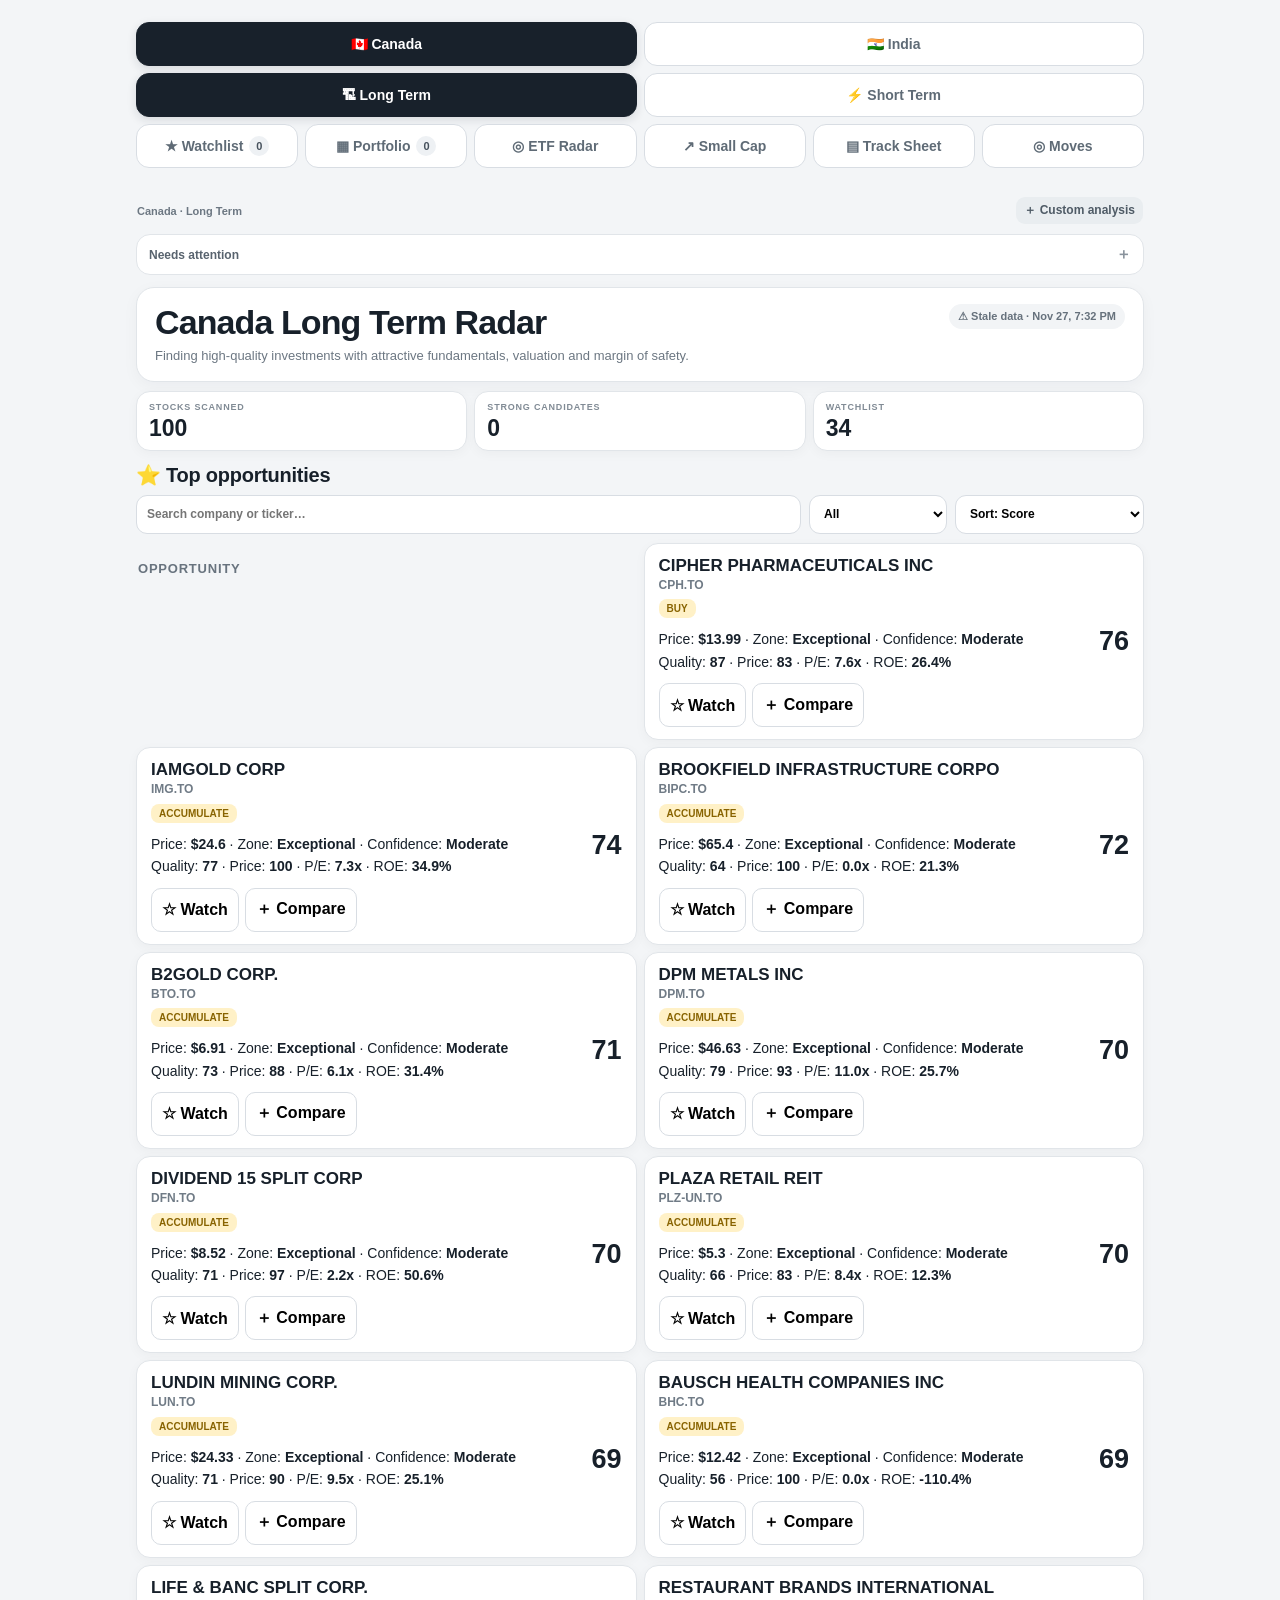
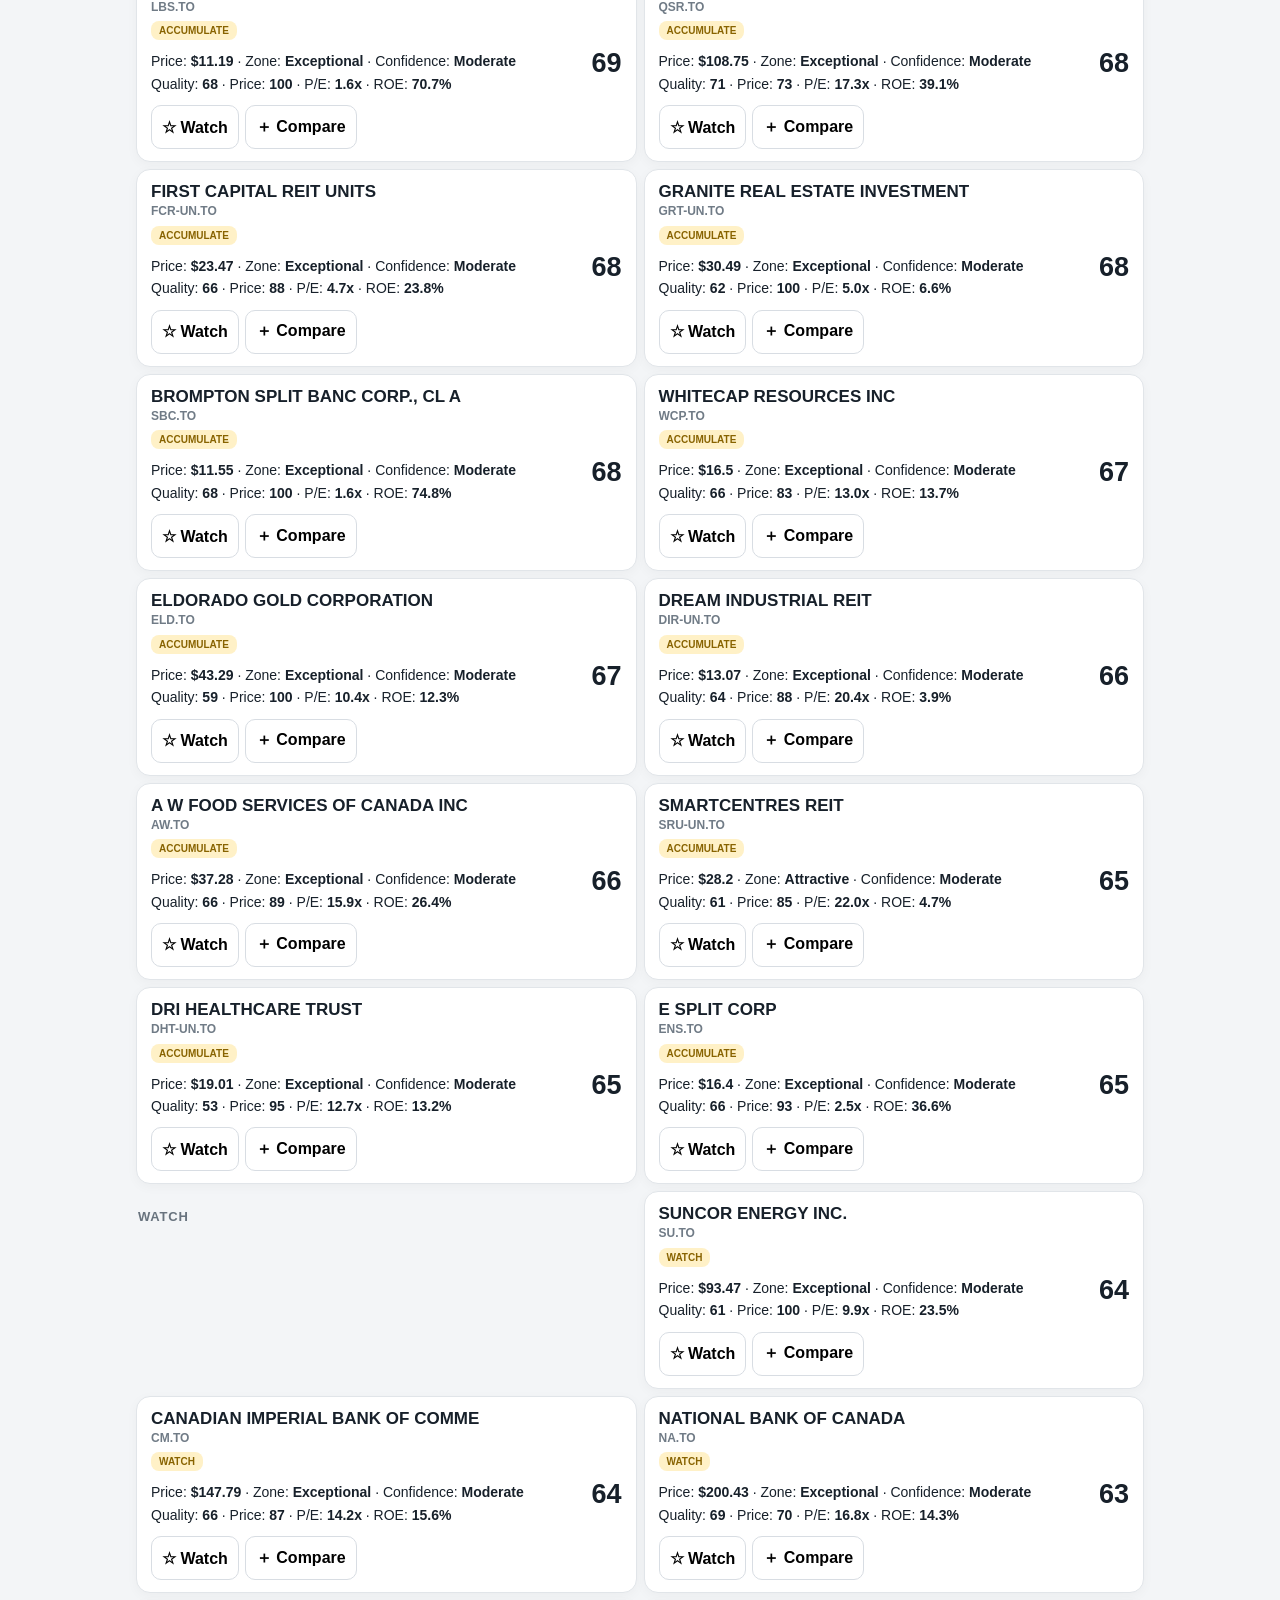
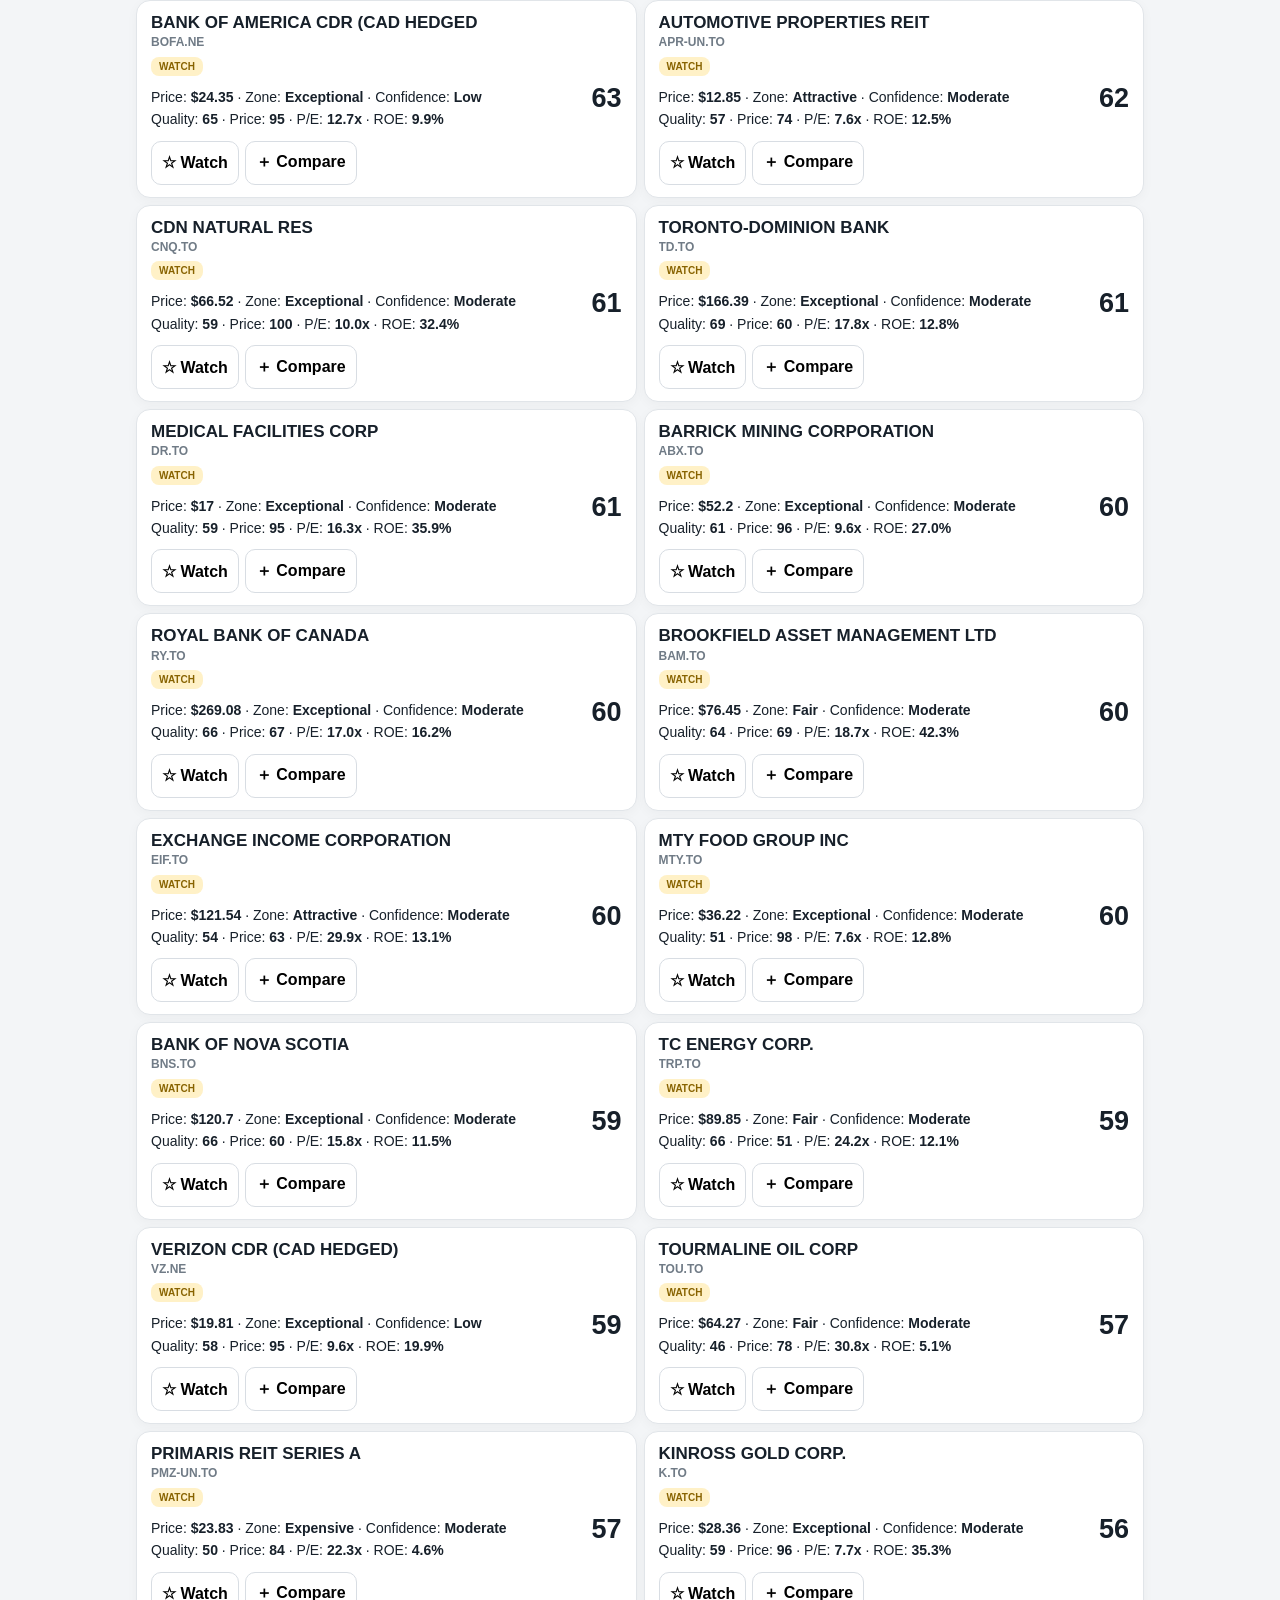
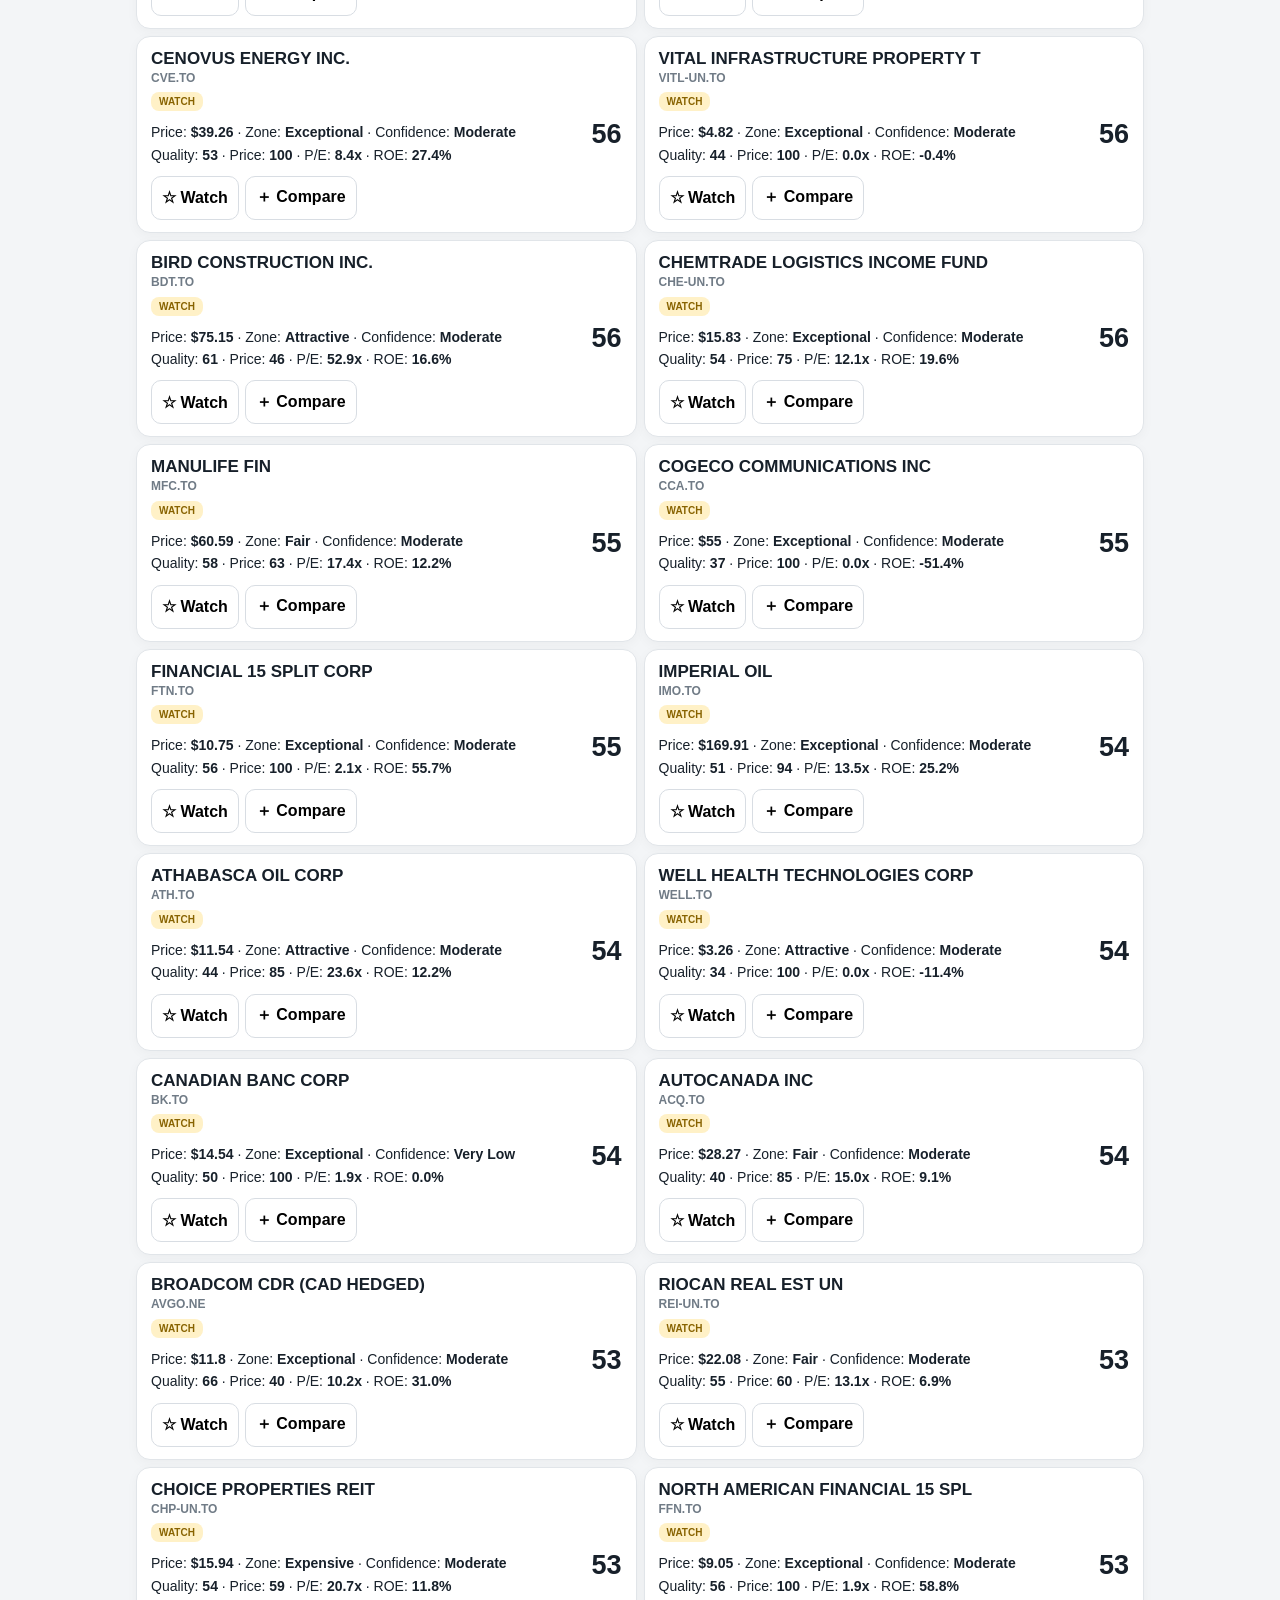
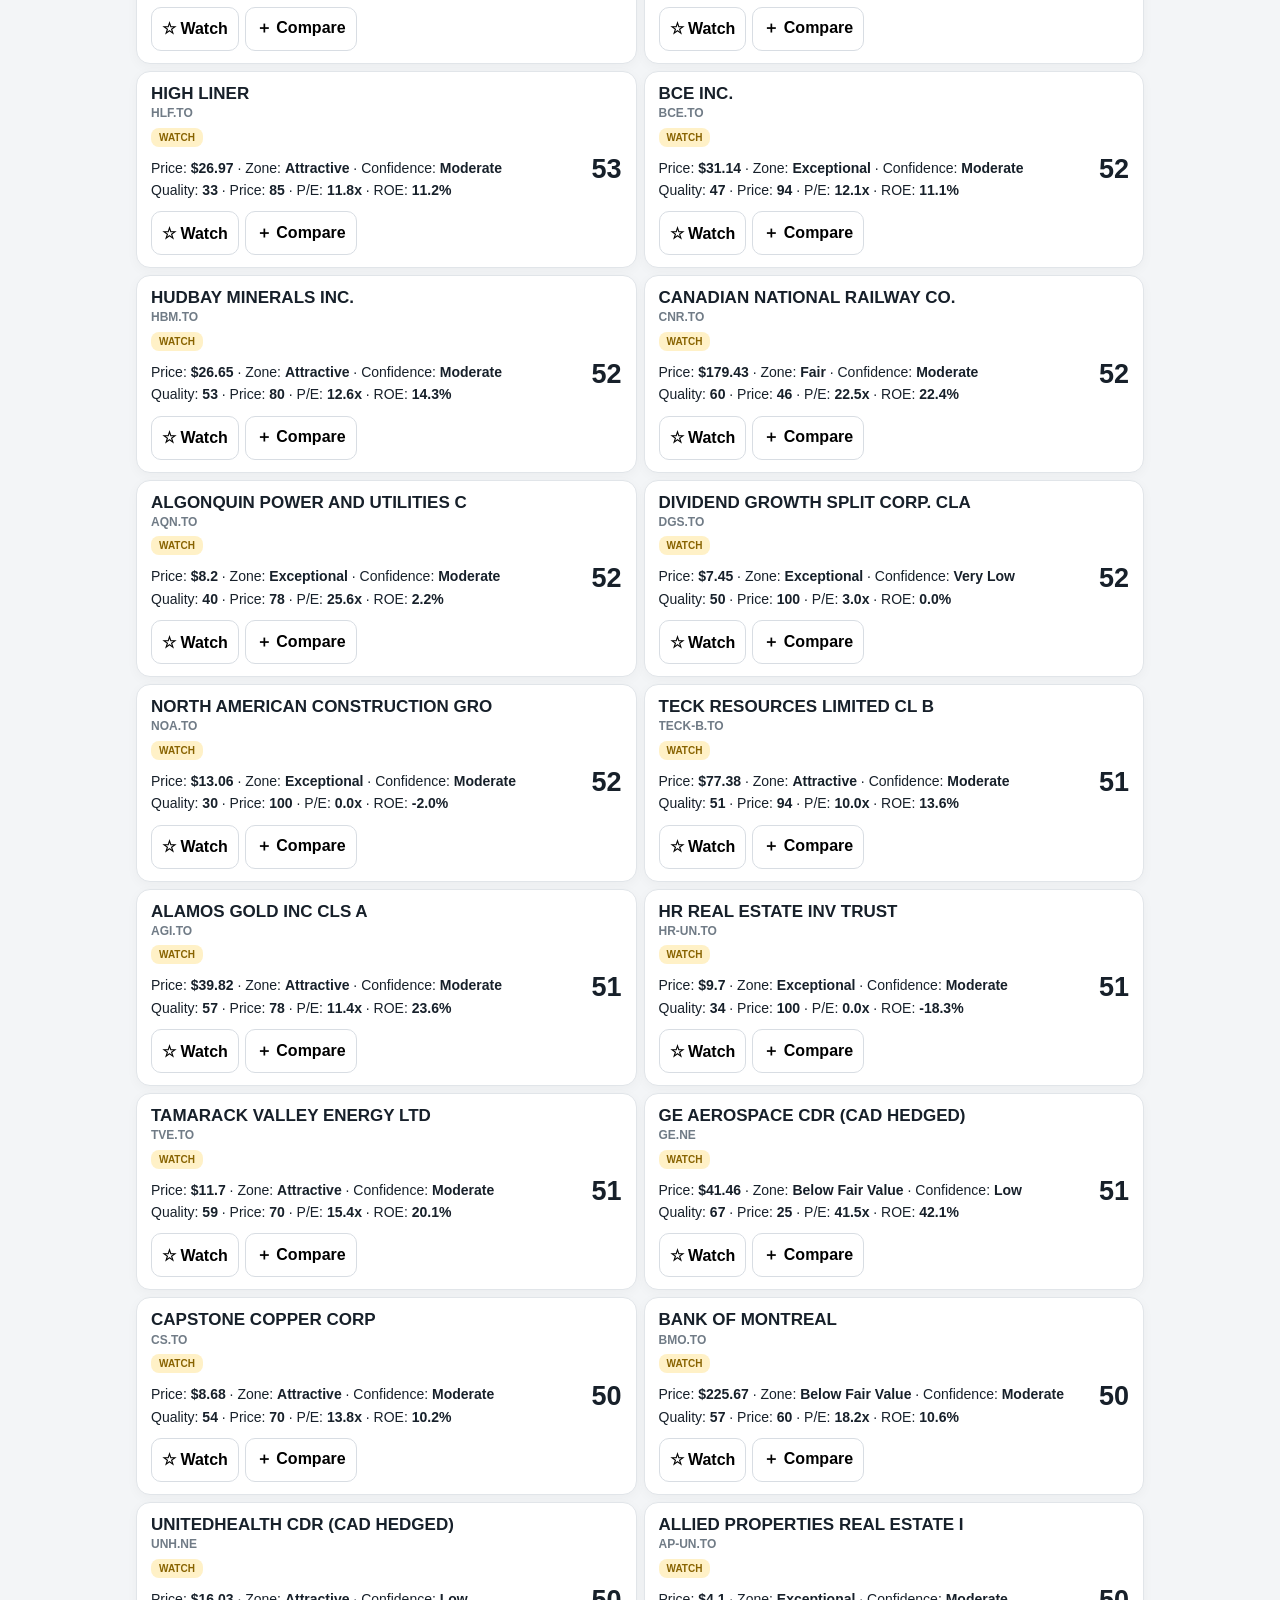
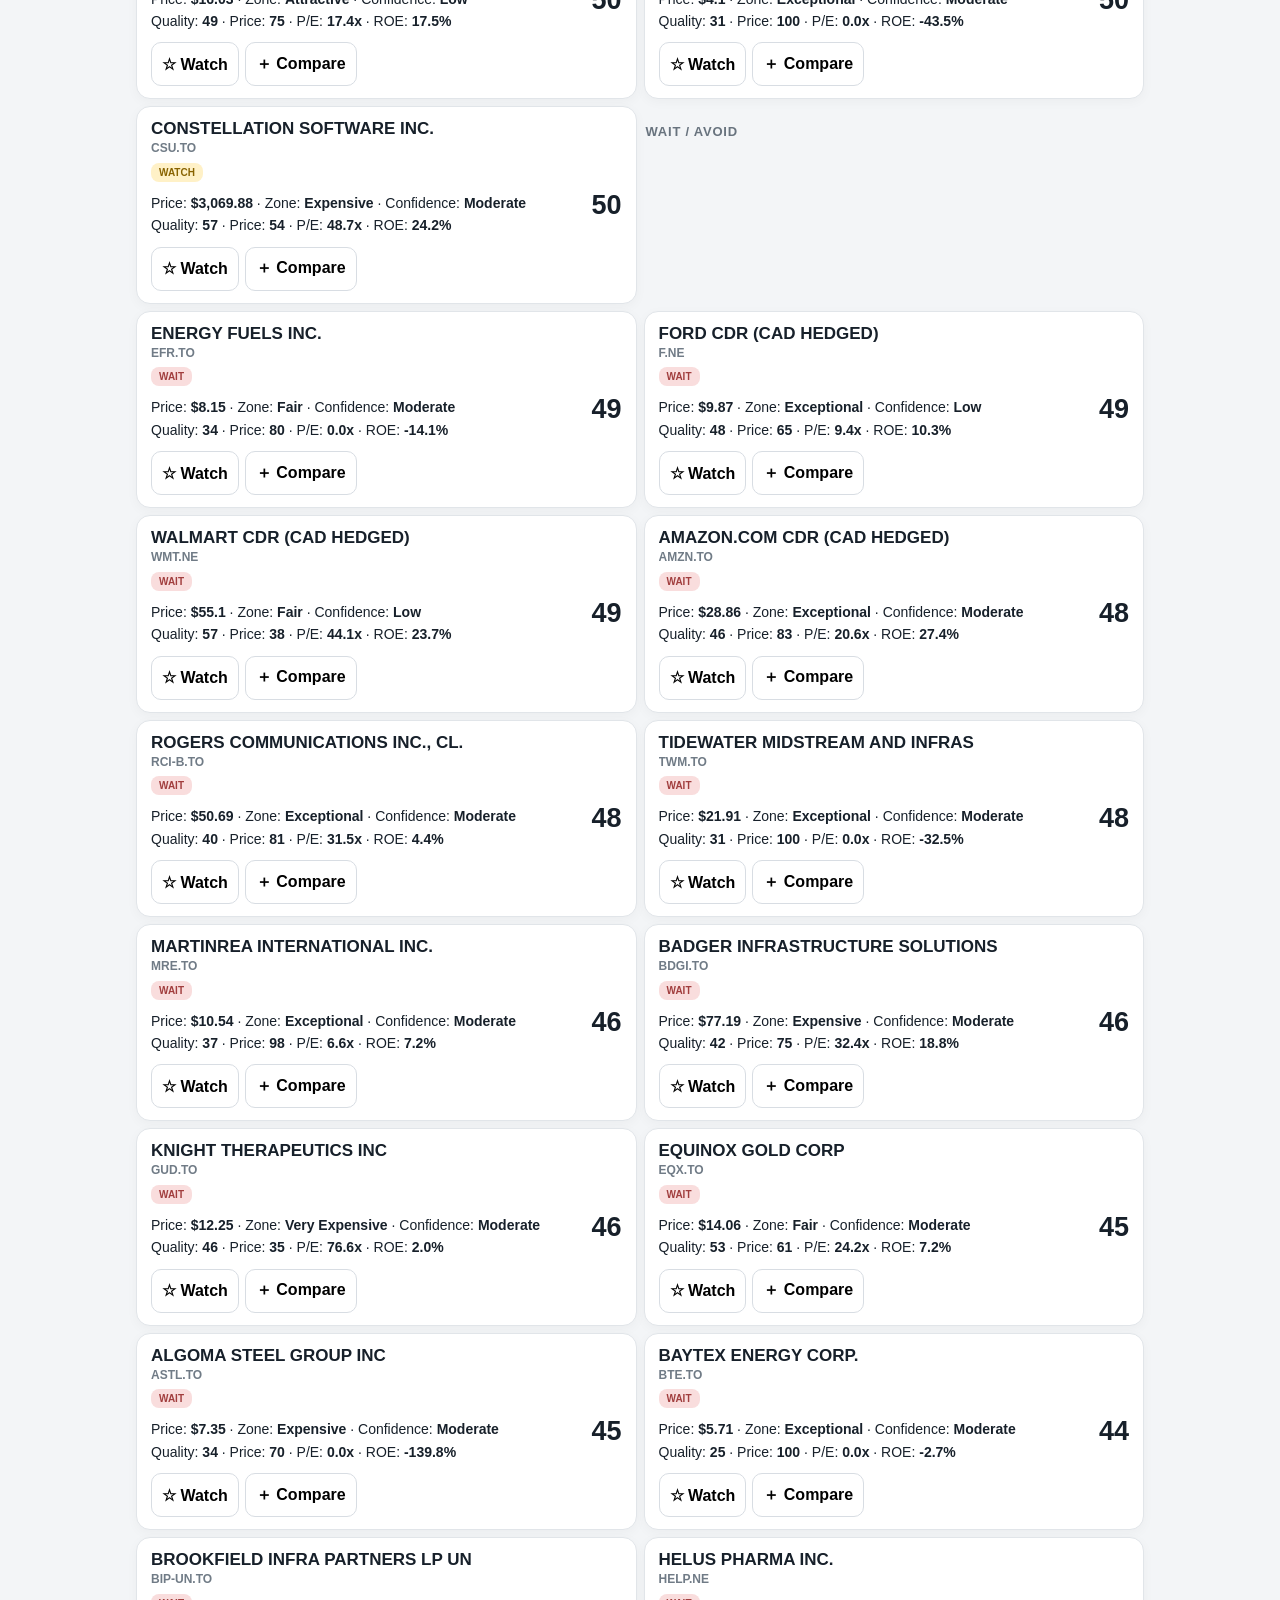
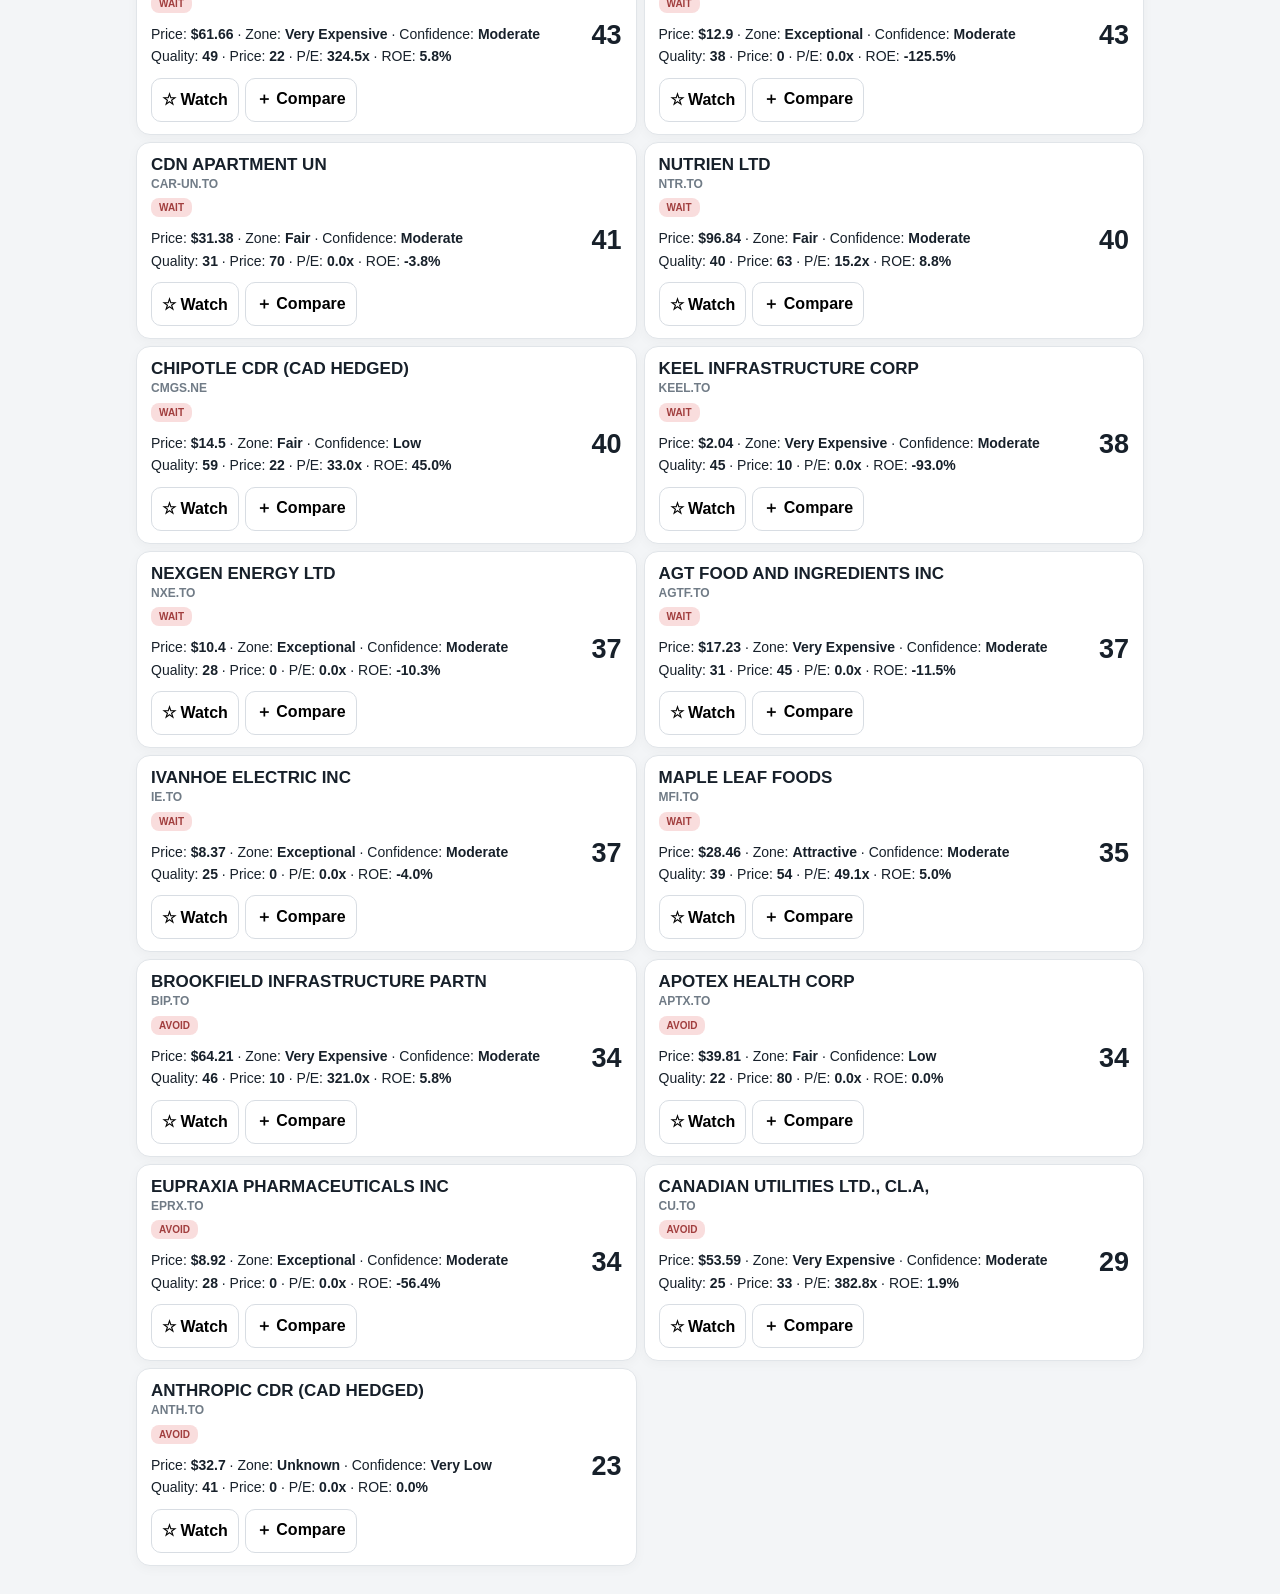
<file: index.html>
<!DOCTYPE html>
<html lang="en">
<head>
  <meta charset="UTF-8">
  <meta name="viewport" content="width=device-width, initial-scale=1.0, viewport-fit=cover">
  <meta name="theme-color" content="#f3f5f7">
  <meta name="apple-mobile-web-app-capable" content="yes">
  <meta name="apple-mobile-web-app-title" content="Investment Radar">
  <link rel="apple-touch-icon" sizes="180x180" href="icon-180.png?v=2">
  <link rel="icon" type="image/svg+xml" href="brand-icon.svg?v=2">
  <link rel="manifest" href="manifest.json?v=2">
  <title>Investment Radar</title>
  <style>
    *{box-sizing:border-box}
    html{scroll-behavior:smooth;-webkit-text-size-adjust:100%}
    body{margin:0;background:#f3f5f7;color:#17202a;font-family:-apple-system,BlinkMacSystemFont,"Segoe UI",Roboto,Helvetica,Arial,sans-serif;-webkit-font-smoothing:antialiased;overflow-x:hidden}
    button,input,select{font:inherit;min-height:44px}
    button,a{-webkit-tap-highlight-color:transparent}
    .app{width:100%;max-width:1040px;margin:0 auto;padding:14px 16px calc(28px + env(safe-area-inset-bottom))}

    .control-shell{position:sticky;top:0;z-index:20;margin:0 -4px 12px;padding:8px 4px 10px;background:rgba(243,245,247,.94);backdrop-filter:blur(16px);-webkit-backdrop-filter:blur(16px)}
    .market-selector,.view-selector,.tool-selector{display:grid;gap:7px}
    .market-selector{grid-template-columns:1fr 1fr;margin-bottom:7px}
    .tool-selector{grid-template-columns:repeat(6,1fr);margin-bottom:7px}
    .view-selector{grid-template-columns:1fr 1fr;margin-bottom:7px}
    .market-btn,.view-btn,.tool-btn{appearance:none;border:1px solid #d8dde3;background:#fff;color:#5f6b76;border-radius:13px;min-height:44px;padding:9px 10px;font-size:14px;font-weight:800;text-decoration:none;display:flex;align-items:center;justify-content:center;gap:6px;cursor:pointer;transition:.15s ease;white-space:nowrap}
    .market-btn.active,.view-btn.active{background:#18212b;color:#fff;border-color:#18212b;box-shadow:0 3px 10px rgba(24,33,43,.13)}
    .tool-btn:active,.market-btn:active,.view-btn:active{transform:scale(.985)}
    .tool-btn .nav-count{min-width:20px;height:20px;padding:0 5px;border-radius:999px;background:#eef1f4;color:#47525d;font-size:11px;display:inline-flex;align-items:center;justify-content:center}
    .context-row{display:flex;align-items:center;justify-content:space-between;gap:8px;margin:1px 1px 10px}
    .context-chip{font-size:11px;font-weight:800;color:#6c7782}
    .custom-link{font-size:12px;font-weight:800;color:#4f5b66;text-decoration:none;padding:5px 8px;border-radius:9px;background:#e9edf0}

    .hero{background:#fff;border:1px solid #e1e5e9;border-radius:18px;padding:16px 18px;margin-bottom:9px;box-shadow:0 4px 16px rgba(20,30,40,.04)}
    .hero-top{display:flex;align-items:flex-start;justify-content:space-between;gap:12px}
    .hero h1{margin:0;font-size:clamp(24px,4vw,34px);line-height:1.08;letter-spacing:-.9px;font-weight:850}
    .hero p{margin:6px 0 0;color:#6c7782;font-size:13px;line-height:1.4;max-width:680px}
    #dataFreshness{display:inline-flex;align-items:center;background:#f2f4f6;border-radius:999px;padding:6px 9px;color:#66717c;font-size:11px;font-weight:800;white-space:nowrap}

    .stats-grid{display:grid;grid-template-columns:repeat(3,1fr);gap:7px;margin-bottom:12px}
    .stat-card{background:#fff;border:1px solid #e1e5e9;border-radius:14px;padding:10px 12px;box-shadow:0 3px 12px rgba(20,30,40,.035);min-width:0}
    .stat-card span{display:block;color:#818b95;font-size:9px;font-weight:900;letter-spacing:.8px;line-height:1.2}
    .stat-card strong{display:block;margin-top:4px;font-size:23px;line-height:1;font-weight:900}

    .attention{background:#fff;border:1px solid #e1e5e9;border-radius:14px;margin-bottom:12px;overflow:hidden}
    .attention summary{list-style:none;cursor:pointer;padding:10px 12px;font-size:12px;font-weight:850;color:#58636e;display:flex;align-items:center;justify-content:space-between}
    .attention summary::-webkit-details-marker{display:none}
    .attention summary:after{content:"＋";font-size:15px;color:#89939c}
    .attention[open] summary:after{content:"−"}
    #attentionItems{padding:0 12px 10px;color:#68737e;font-size:12px;line-height:1.45}

    .opportunities h2{margin:0 0 8px;font-size:20px;line-height:1.2;letter-spacing:-.25px}
    #radarControls{margin-bottom:9px!important}
    #radarControls input,#radarControls select,#radarControls button{min-height:39px!important;padding:8px 10px!important;border-radius:11px!important;font-size:12px!important}
    #watchlistToggle{display:none!important}

    .investment{display:flex;align-items:center;justify-content:space-between;gap:10px;background:#fff;border:1px solid #e1e5e9;border-radius:14px;padding:12px 14px;margin-bottom:7px;box-shadow:0 3px 12px rgba(20,30,40,.035);cursor:pointer;transition:.15s ease}
    .investment:hover{box-shadow:0 6px 18px rgba(20,30,40,.07)}
    .investment:active{transform:scale(.995)}
    .investment-info{min-width:0;flex:1}
    .investment-info h3{margin:0 0 2px;font-size:17px;line-height:1.18;font-weight:850;overflow-wrap:anywhere}
    .investment-info p{margin:0 0 5px;color:#707b86;font-size:12px;line-height:1.3;font-weight:600;white-space:nowrap;overflow:hidden;text-overflow:ellipsis;max-width:620px}
    .score{flex-shrink:0;font-size:27px;line-height:1;font-weight:900}
    .badge{display:inline-block;padding:4px 8px;border-radius:8px;font-size:10px;font-weight:850}
    .badge.green{background:#dff5e6;color:#26733d}.badge.yellow{background:#fff1c7;color:#886300}.badge.red{background:#f9dddd;color:#a13e3e}
    .investment-actions{display:flex;gap:5px;flex-wrap:wrap}
    .investment-actions button{min-height:34px!important;padding:6px 8px!important;font-size:11px!important;border-radius:9px!important}

    #watchSummary{gap:6px!important;margin-bottom:9px!important}
    #watchSummary>div{padding:9px!important;border-radius:11px!important}
    #watchSummary small{font-size:9px!important;color:#7a8590;font-weight:850}
    #watchSummary>div>div{font-size:20px!important;margin-top:2px}
    #watchSignals{margin-bottom:9px!important;padding:10px!important;border-radius:12px!important;font-size:12px}

    #detailView,.detail-container{width:100%}
    .back-button{appearance:none;border:1px solid #dde2e6;background:#fff;color:#263442;border-radius:11px;padding:9px 12px;font-size:13px;font-weight:800;cursor:pointer;margin-bottom:8px}
    .detail-header{display:flex;justify-content:space-between;align-items:center;gap:12px;background:#fff;border:1px solid #e1e5e9;border-radius:17px;padding:16px 18px;margin-bottom:8px;box-shadow:0 4px 14px rgba(20,30,40,.035)}
    .detail-market{color:#75808b;font-size:10px;font-weight:900;text-transform:uppercase;letter-spacing:1px;margin-bottom:4px}
    .detail-header h1{margin:0 0 3px;font-size:26px;line-height:1.05;font-weight:850;overflow-wrap:anywhere}
    .detail-header p{margin:0;color:#727d88;font-size:13px;font-weight:600}
    .detail-score{text-align:center;flex-shrink:0}.big-score{font-size:39px;line-height:1;font-weight:900}.detail-score>div:last-child{margin-top:4px;font-size:11px;font-weight:850;color:#a13e3e}
    .detail-section{background:#fff;border:1px solid #e1e5e9;border-radius:15px;padding:14px 16px;margin-bottom:8px;box-shadow:0 3px 12px rgba(20,30,40,.03);overflow:hidden}
    .section-title{font-size:15px;font-weight:850;margin-bottom:10px}
    .metric-grid{display:grid;grid-template-columns:repeat(2,1fr);gap:7px}.metric{background:#f5f7f8;border-radius:10px;padding:9px}.metric-label{display:block;color:#7a8590;font-size:10px;font-weight:650;margin-bottom:3px}.metric-value{display:block;font-size:14px;font-weight:850}
    .current-price{font-size:28px;line-height:1;font-weight:900}.confidence-box{display:flex;align-items:center;gap:10px;background:#f5f7f8;border-radius:11px;padding:10px}.confidence-box strong{font-size:22px}.confidence-box span{color:#68737e;font-size:12px;font-weight:750}.missing-data{color:#a13e3e;margin-bottom:0}.complete-data{color:#26733d;margin-bottom:0}.investment-thesis{color:#56616c;font-size:13px;line-height:1.5;margin:0}

    @media (min-width:760px){
      #investments{display:grid;grid-template-columns:repeat(2,minmax(0,1fr));gap:7px}
      .investment{margin-bottom:0}
    }
    @media (max-width:700px){
      input,select{font-size:16px!important}
      .app{padding:8px max(10px,env(safe-area-inset-right)) calc(26px + env(safe-area-inset-bottom)) max(10px,env(safe-area-inset-left))}
      .control-shell{margin-bottom:8px;padding-top:6px}
      .tool-selector{grid-template-columns:repeat(3,1fr)}
      .market-btn,.view-btn,.tool-btn{min-height:44px;padding:8px 7px;font-size:13px;border-radius:12px}
      .hero{padding:12px 13px;border-radius:14px;margin-bottom:7px}
      .hero-top{display:block}
      .hero h1{font-size:22px;letter-spacing:-.55px}
      .hero p{display:none}
      #dataFreshness{margin-top:7px;font-size:10px;padding:5px 7px}
      .stats-grid{gap:5px;margin-bottom:8px}
      .stat-card{padding:8px 7px;border-radius:11px;text-align:center}
      .stat-card span{font-size:8px;letter-spacing:.45px;min-height:19px}
      .stat-card strong{font-size:20px;margin-top:2px}
      .attention{margin-bottom:8px}
      .opportunities h2{font-size:18px;margin-bottom:6px}
      #radarControls{gap:5px!important}
      #radarControls input{flex-basis:100%!important;min-width:0!important}
      #radarControls select,#radarControls button{flex:1 1 30%;min-width:0!important}
      .investment{padding:10px 11px;border-radius:12px;margin-bottom:5px;gap:8px}
      .investment-info h3{font-size:15px}
      .investment-info p{font-size:11px;margin-bottom:4px;max-width:255px}
      .score{font-size:23px}
      .detail-header{padding:12px 13px;border-radius:14px}.detail-header h1{font-size:21px}.big-score{font-size:32px}
      .detail-section{padding:11px 12px;border-radius:12px;margin-bottom:6px}.section-title{font-size:14px;margin-bottom:8px}
      .metric-grid{grid-template-columns:repeat(2,minmax(0,1fr));gap:5px}.metric{padding:8px}.metric-label{font-size:9px}.metric-value{font-size:13px}
      #watchSummary{grid-template-columns:repeat(4,minmax(0,1fr))!important}
    }
    @media (max-width:390px){
      .market-btn,.view-btn,.tool-btn{font-size:12px;padding:7px 5px}
      .tool-btn .nav-count{min-width:18px;height:18px;font-size:10px}
      .context-row{margin-bottom:7px}
      #watchSummary{grid-template-columns:repeat(2,minmax(0,1fr))!important}
    }
  </style>
</head>
<body>
  <main class="app">
    <div class="control-shell">
      <div class="market-selector" aria-label="Market">
        <button class="market-btn active" data-market="Canada" onclick="selectMarket('Canada', this)">🇨🇦 Canada</button>
        <button class="market-btn" data-market="India" onclick="selectMarket('India', this)">🇮🇳 India</button>
      </div>

      <div class="view-selector" aria-label="Time horizon">
        <button class="view-btn active" data-view="Long Term" onclick="selectView('Long Term', this)">🏗 Long Term</button>
        <button class="view-btn" data-view="Short Term" onclick="selectView('Short Term', this)">⚡ Short Term</button>
      </div>

      <nav class="tool-selector" aria-label="Investment tools">
        <button class="tool-btn" type="button" onclick="radarFilter=radarFilter==='Watchlist'?'All':'Watchlist';render();const f=document.getElementById('radarFilter');if(f&&!Array.from(f.options).some(o=>o.value==='Watchlist'))f.add(new Option('Watchlist','Watchlist'));if(f)f.value=radarFilter;document.getElementById('investments')?.scrollIntoView({behavior:'smooth',block:'start'})">★ Watchlist <span id="dashWatchCount" class="nav-count">0</span></button>
        <a class="tool-btn" href="portfolio.html">▦ Portfolio <span id="dashPortfolioCount" class="nav-count">0</span></a>
        <a class="tool-btn" href="etf.html">◎ ETF Radar</a>
        <a class="tool-btn" href="smallcap.html">↗ Small Cap</a>
        <a class="tool-btn" href="track-sheet.html">▤ Track Sheet</a>
        <a class="tool-btn" href="moves.html">◎ Moves</a>
      </nav>
    </div>

    <div class="context-row">
      <span id="dashboardMarket" class="context-chip">Canada · Long Term</span>
      <a class="custom-link" href="custom.html">＋ Custom analysis</a>
    </div>

    <section id="homeDashboard">
      <details class="attention">
        <summary>Needs attention</summary>
        <div id="attentionItems">Loading your signals…</div>
      </details>
    </section>

    <div id="radarView">
      <section class="hero">
        <div class="hero-top">
          <div>
            <h1 id="pageTitle">Canada Long Term Radar</h1>
            <p id="pageDescription">Finding high-quality investments with attractive fundamentals, valuation and margin of safety.</p>
          </div>
          <div id="dataFreshness">Data status: loading…</div>
        </div>
      </section>

      <section class="stats-grid" aria-label="Radar summary">
        <div class="stat-card"><span>STOCKS SCANNED</span><strong id="stockCount">0</strong></div>
        <div class="stat-card"><span>STRONG CANDIDATES</span><strong id="candidateCount">0</strong></div>
        <div class="stat-card"><span>WATCHLIST</span><strong id="watchlistCount">0</strong></div>
      </section>

      <section class="opportunities">
        <h2>⭐ Top opportunities</h2>
        <div id="investments">
          <div class="investment"><div class="investment-info"><h3>Loading…</h3><p>Loading investment data</p></div></div>
        </div>
      </section>
    </div>

    <div id="detailView" style="display:none;"></div>
  </main>

  <script src="engine/scoring.js?v=1.0.2"></script>
  <script src="engine/dataQuality.js?v=1.0.2"></script>
  <script src="engine/psychology.js?v=1.0.2"></script>
  <script src="engine/valuation.js?v=1.0.2"></script>
  <script src="engine/valuationV2.js?v=1.0.2"></script>
  <script src="engine/scoringV2.js?v=1.0.2"></script>
  <script src="engine/decisionEngine.js?v=1.0.2"></script>
  <script src="detail.js?v=1.0.2"></script>
  <script src="app.js?v=1.0.2"></script>
  <script src="engine/radarInsights.js?v=1.0.2"></script>
</body>
</html>
</file>
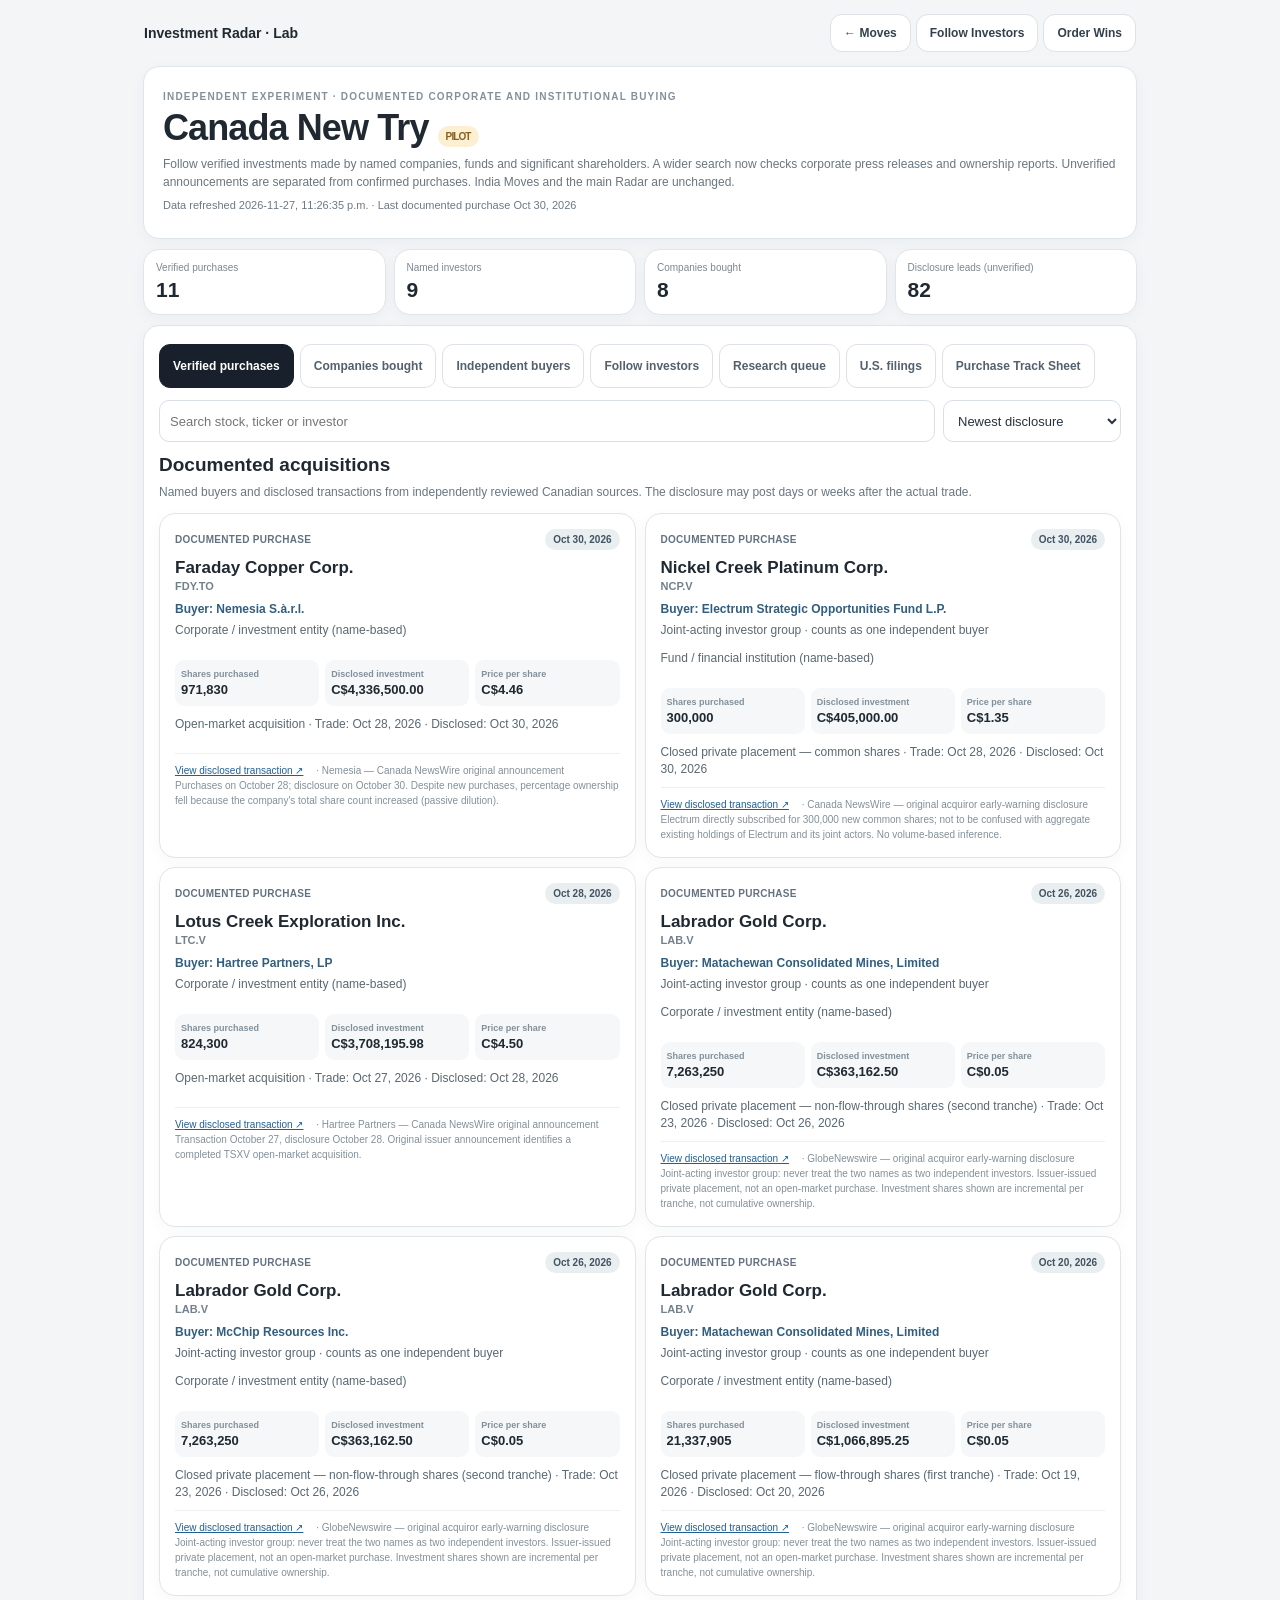
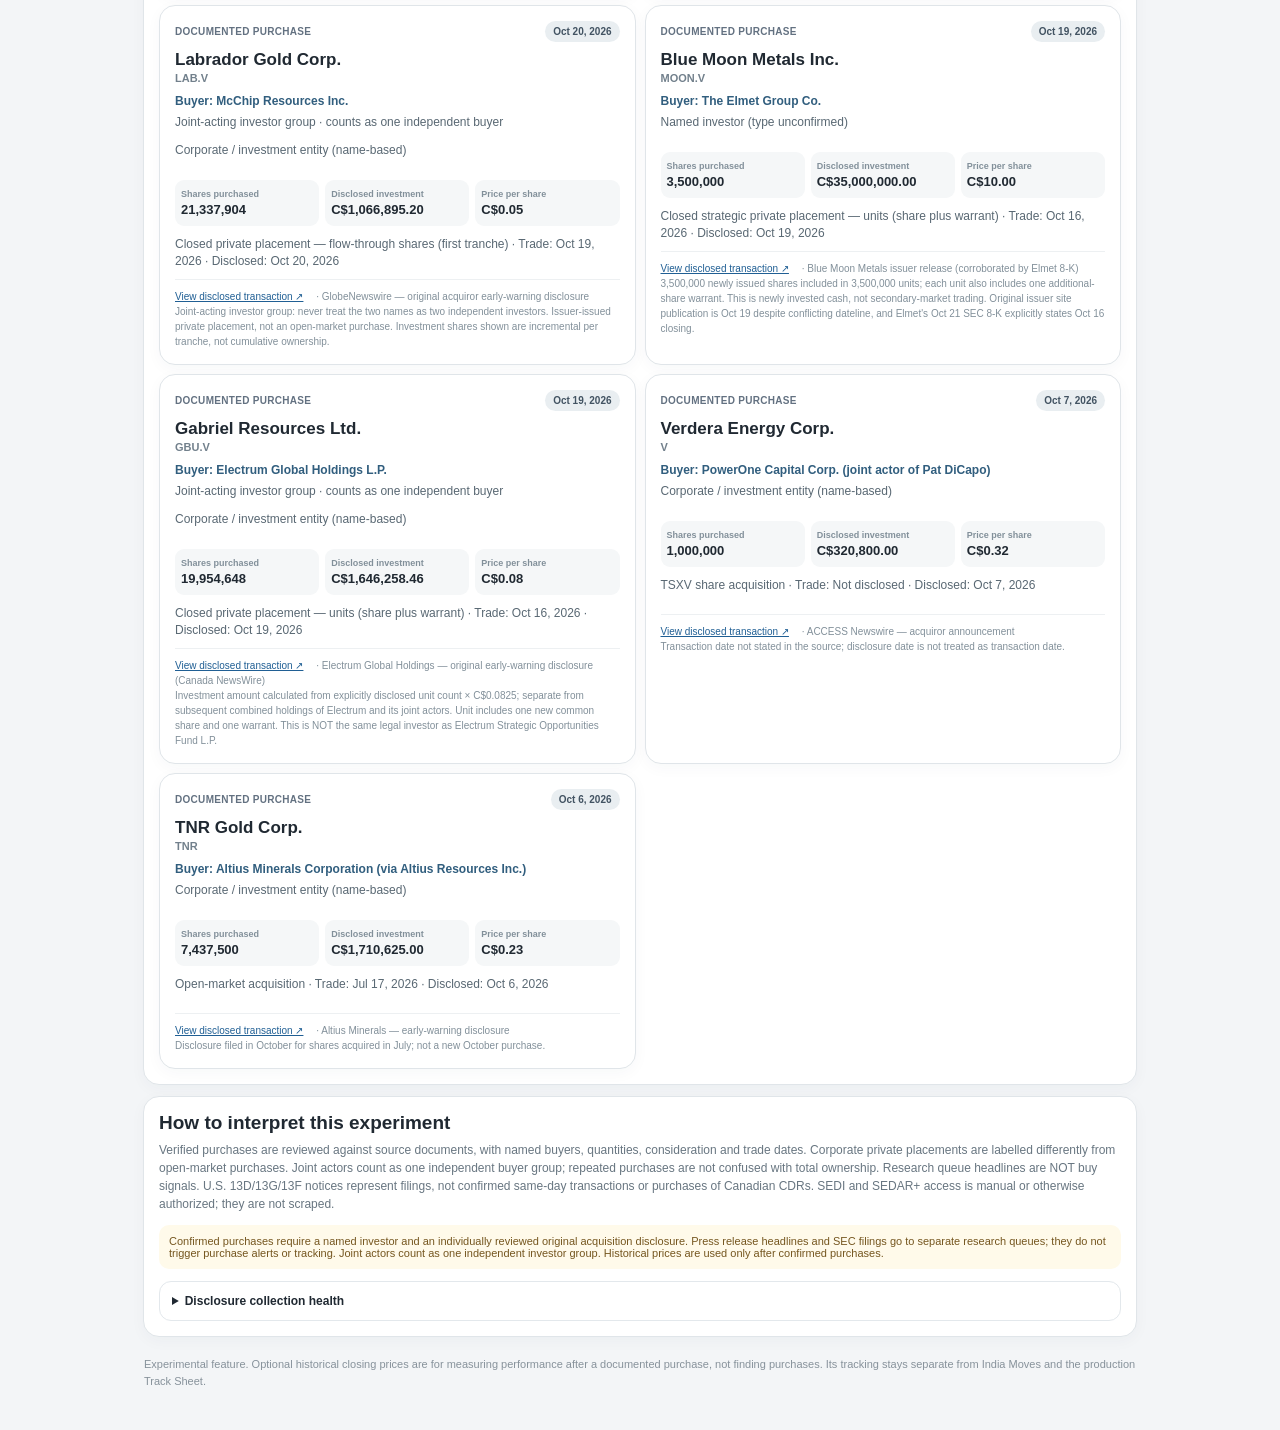
<file: canada-new-try.html>
<!DOCTYPE html>
<html lang="en"><head>
<meta charset="UTF-8"><meta name="viewport" content="width=device-width,initial-scale=1,viewport-fit=cover">
<meta name="theme-color" content="#f3f5f7"><meta name="apple-mobile-web-app-capable" content="yes">
<title>Canada New Try · Investment Radar</title>
<style>
:root{color-scheme:light;font-family:-apple-system,BlinkMacSystemFont,"Segoe UI",Arial,sans-serif;color:#202932;background:#f3f5f7;font-synthesis:none}
*{box-sizing:border-box}body{margin:0}main{max-width:1020px;margin:auto;padding:14px 13px calc(32px + env(safe-area-inset-bottom))}
header{display:flex;justify-content:space-between;gap:9px;align-items:center;margin:0 1px 14px}header strong{font-size:14px}
a{color:#205f94}header a{border:1px solid #dce2e7;border-radius:12px;padding:11px 13px;background:#fff;color:#34414d;text-decoration:none;font-size:12px;font-weight:750}
.hero,.section,.rowcard,.metric{background:#fff;border:1px solid #e0e5e9;border-radius:16px;box-shadow:0 4px 15px #26384909}
.hero{padding:19px;margin-bottom:10px}h1{font-size:clamp(26px,5vw,36px);letter-spacing:-.9px;margin:3px 0 6px}h2{font-size:19px;margin:0 0 7px}
.eyebrow{color:#83909b;font-size:10px;letter-spacing:1.2px;font-weight:850;text-transform:uppercase}
.hero p,.muted{font-size:12px;color:#687681;line-height:1.5}.hero p{margin:5px 0}
.pill{display:inline-block;padding:5px 8px;border-radius:999px;background:#e9eef1;color:#425362;font-size:10px;font-weight:800}
.pill.pilot{background:#fdf0d2;color:#866020}
.stats{display:grid;grid-template-columns:repeat(4,1fr);gap:8px;margin:10px 0}
.metric{padding:12px}.metric small{display:block;font-size:10px;color:#7c8790}.metric b{display:block;font-size:21px;margin-top:5px}
.section{padding:15px;margin-bottom:11px}.section>p{margin:0 0 12px}
.tabs{display:flex;gap:6px;overflow-x:auto;padding:3px 0 12px;scrollbar-width:none}.tabs button{white-space:nowrap;background:#fff;color:#52616d;border:1px solid #dce2e7;border-radius:11px;padding:12px 13px;min-height:44px;font-size:12px;font-weight:850;cursor:pointer}
.tabs button.active{background:#18212b;color:#fff;border-color:#18212b}
.toolbar{display:flex;align-items:center;gap:8px;justify-content:space-between;margin-bottom:12px}
input,select{font:inherit;background:#fff;border:1px solid #d9e0e5;border-radius:10px;min-height:42px;padding:10px;font-size:13px;color:#26333f}input{width:100%}select{max-width:180px}
#cards{display:grid;grid-template-columns:repeat(2,minmax(0,1fr));gap:9px}
.rowcard{padding:15px;min-width:0}.cardtop{display:flex;justify-content:space-between;gap:10px;align-items:center}
.label{font-size:10px;color:#637181;font-weight:850;text-transform:uppercase;letter-spacing:.3px}
.score{font-size:20px;font-weight:900;color:#243d52}
.rowcard h3{font-size:17px;line-height:1.2;margin:8px 0 2px;overflow-wrap:anywhere}
.ticker{font-size:11px;font-weight:750;color:#72808c}
.signal{font-size:12px;font-weight:750;color:#315e7e;margin:10px 0 6px}
.reason{font-size:12px;line-height:1.4;color:#596873;min-height:28px}
.numbers{display:grid;grid-template-columns:repeat(3,1fr);gap:6px;margin:10px 0}
.numbers div{border-radius:9px;background:#f5f7f8;padding:9px 6px;min-width:0}
.numbers small{display:block;font-size:9px;font-weight:750;color:#82909a}
.numbers b{display:block;font-size:13px;word-break:break-word;margin-top:3px}
.foot{border-top:1px solid #edf0f2;padding-top:9px;margin-top:9px;font-size:10px;line-height:1.5;color:#82909a}
.foot a{display:inline-block;margin-right:10px}
.empty{padding:16px 12px;font-size:13px;color:#74818d;line-height:1.5}
.up{color:#12804b}.down{color:#bf4b54}.neutral{color:#626d77}
.tablewrap{overflow-x:auto;border-radius:12px;border:1px solid #e5e9ed}
table{border-collapse:collapse;width:100%;min-width:550px;font-size:12px;text-align:left}td,th{padding:11px 9px;border-bottom:1px solid #ebeff1}th{color:#6d7b88;font-size:10px;background:#f5f7f8}tr:last-child td{border-bottom:0}
.statusline{font-size:11px;color:#6d7884;margin:8px 0}
.warn{background:#fffaea;color:#75561f;border-radius:10px;padding:10px;margin-top:10px;font-size:11px}
footer{font-size:11px;color:#87929b;line-height:1.55;padding:8px 1px}
.source-details{border:1px solid #e3e8ec;border-radius:12px;padding:12px;margin-top:12px}.source-details summary{font-weight:800;font-size:12px;cursor:pointer}.source-details #sourceStatus{padding-top:9px}.healthrow{border-bottom:1px solid #edf0f2;padding:6px 0;font-size:11px}.sourceok{color:#216843}.sourcefail{color:#a44849}@media(max-width:640px){#cards{grid-template-columns:1fr}.stats{grid-template-columns:repeat(2,1fr)}.hero{padding:15px}.section{padding:12px}.metric{padding:11px}.toolbar{display:block}select{margin-top:7px;max-width:none;width:100%}}
</style>
</head><body><main>
<header><strong>Investment Radar · Lab</strong><div style="display:flex;gap:5px;flex-wrap:wrap;justify-content:flex-end"><a href="moves.html">← Moves</a><a href="follow-investors.html">Follow Investors</a><a href="india-orders.html">Order Wins</a></div></header>
<section class="hero"><span class="eyebrow">Independent experiment · documented corporate and institutional buying</span>
<h1>Canada New Try <span class="pill pilot">PILOT</span></h1>
<p>Follow verified investments made by named companies, funds and significant shareholders. A wider search now checks corporate press releases and ownership reports. Unverified announcements are separated from confirmed purchases. India Moves and the main Radar are unchanged.</p>
<div class="statusline" id="updated">Loading the pilot feed…</div>
</section>
<div class="stats" id="stats"><div class="metric"><small>Verified acquisitions</small><b>—</b></div><div class="metric"><small>Named investors</small><b>—</b></div><div class="metric"><small>Companies</small><b>—</b></div><div class="metric"><small>Purchase-based tracks</small><b>—</b></div></div>
<section class="section">
<nav class="tabs" id="tabs" aria-label="Pilot views">
<button type="button" data-tab="purchases" class="active">Verified purchases</button>
<button type="button" data-tab="companies">Companies bought</button>
<button type="button" data-tab="multipleBuyers">Independent buyers</button>
<button type="button" data-tab="investorWatch">Follow investors</button>
<button type="button" data-tab="leads">Research queue</button>
<button type="button" data-tab="usFilings">U.S. filings</button>
<button type="button" data-tab="tracks">Purchase Track Sheet</button>
</nav>
<div class="toolbar"><input id="filter" aria-label="Filter by stock or investor" placeholder="Search stock, ticker or investor">
<select id="sort" aria-label="Sort"><option value="newest">Newest disclosure</option><option value="largest">Largest disclosed value</option><option value="ticker">Ticker A–Z</option></select></div>
<h2 id="sectionTitle">Confirmed acquisitions</h2><p class="muted" id="sectionDescription">Each entry names the buyer and links to a reviewed disclosure. One documented buyer is enough for tracking.</p>
<div id="cards" aria-live="polite"><div class="empty">Loading…</div></div>
</section>
<section class="section">
<h2>How to interpret this experiment</h2>
<p class="muted">Verified purchases are reviewed against source documents, with named buyers, quantities, consideration and trade dates. Corporate private placements are labelled differently from open-market purchases. Joint actors count as one independent buyer group; repeated purchases are not confused with total ownership. Research queue headlines are NOT buy signals. U.S. 13D/13G/13F notices represent filings, not confirmed same-day transactions or purchases of Canadian CDRs. SEDI and SEDAR+ access is manual or otherwise authorized; they are not scraped.</p>
<div class="warn" id="sourceHealth">Source status will appear here. Missing prices are not filled with estimated values.</div><details class="source-details"><summary>Disclosure collection health</summary><div id="sourceStatus" class="muted">Checking sources…</div></details>
</section>
<footer>Experimental feature. Optional historical closing prices are for measuring performance after a documented purchase, not finding purchases. Its tracking stays separate from India Moves and the production Track Sheet.</footer>
</main><script src="canada-new-try.js?v=3"></script></body></html>
</file>
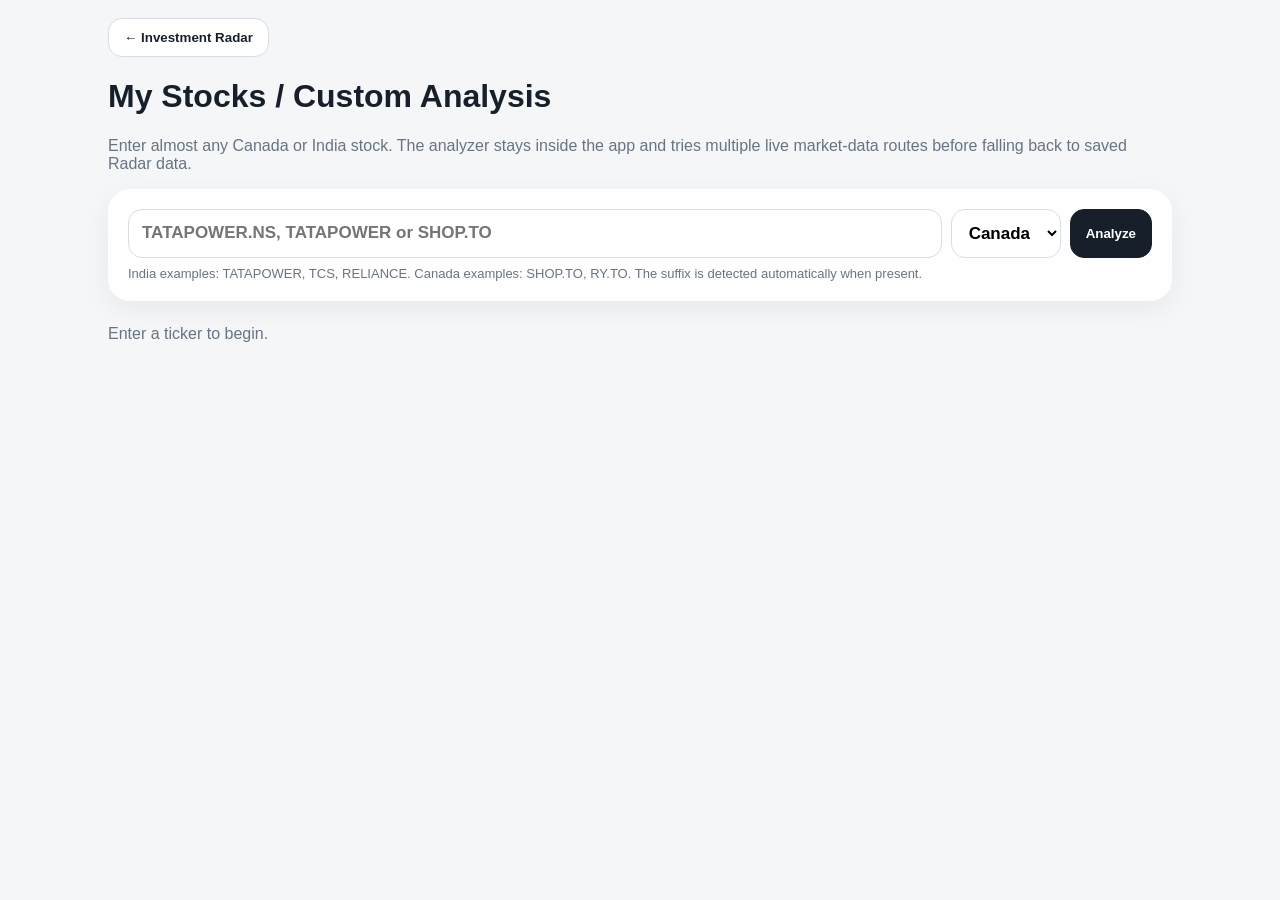
<file: custom.html>
<!doctype html><html lang="en"><head><meta charset="utf-8"><meta name="viewport" content="width=device-width,initial-scale=1"><meta name="theme-color" content="#f4f6f8"><title>My Stocks — Investment Radar</title><style>*{box-sizing:border-box}body{margin:0;background:#f4f6f8;color:#17202a;font-family:-apple-system,BlinkMacSystemFont,"Segoe UI",Arial,sans-serif;-webkit-font-smoothing:antialiased}.app{max-width:1100px;margin:auto;padding:18px}.back,.run,.close{border:1px solid #d8dde3;border-radius:14px;padding:11px 15px;font-weight:800;cursor:pointer;background:#fff;color:#17202a}.run{background:#17202a;color:#fff;border-color:#17202a}.search,.card{background:rgba(255,255,255,.88);backdrop-filter:blur(18px);border-radius:22px;padding:20px;margin:14px 0;box-shadow:0 8px 28px rgba(20,30,40,.06)}.row{display:flex;gap:9px}.ticker,.market{border:1px solid #d8dde3;border-radius:14px;padding:13px;font-size:17px;font-weight:700;background:#fff}.ticker{flex:1}.grid{display:grid;grid-template-columns:repeat(4,1fr);gap:10px}.metric{background:#f5f7f9;border-radius:14px;padding:13px}.label{display:block;color:#74808b;font-size:12px;font-weight:700}.value{font-weight:850;font-size:17px;margin-top:5px}.hero{display:grid;grid-template-columns:.9fr 1.1fr;gap:16px}.price{font-size:42px;font-weight:900;letter-spacing:-1px}.pill{display:inline-block;background:#f0f2f5;border-radius:12px;padding:6px 10px;font-weight:800;margin-top:8px}.chart{height:300px;background:#f5f7f9;border-radius:16px;overflow:hidden}.chart svg{width:100%;height:100%}.chart path{fill:none;stroke:#17202a;stroke-width:3}.muted{color:#687482}.error{background:#fff0f0;color:#8a3030}.section-title{font-size:19px;font-weight:850;margin:22px 0 11px}.note{background:#f5f7f9;border-radius:14px;padding:14px;color:#596572;line-height:1.5}.signal{display:grid;grid-template-columns:1fr 1fr;gap:10px}.signal div{padding:14px;border-radius:14px;background:#f5f7f9}.signal strong{display:block;font-size:17px;margin-top:4px}.positive{color:#26733d}.negative{color:#a13e3e}.warning{color:#8a6500}.status{padding:10px 0}.small{font-size:13px}@media(max-width:700px){.row,.hero{display:block}.ticker,.market,.run{width:100%;margin-top:8px}.grid{grid-template-columns:1fr 1fr}.signal{grid-template-columns:1fr}.chart{height:240px}}@media(max-width:430px){.grid{grid-template-columns:1fr}.price{font-size:36px}}@media(max-width:700px){html,body{overflow-x:hidden}body{padding-bottom:env(safe-area-inset-bottom)}.app{padding:12px max(12px,env(safe-area-inset-right)) calc(28px + env(safe-area-inset-bottom)) max(12px,env(safe-area-inset-left))}.back,.run,.close,.ticker,.market{min-height:44px}.row,.hero{display:block}.ticker,.market,.run{width:100%;margin-top:8px}.search,.card{padding:16px;border-radius:18px}.grid{grid-template-columns:1fr 1fr}.signal{grid-template-columns:1fr}.chart{height:220px;margin-top:14px}.price{font-size:38px;overflow-wrap:anywhere}h1{font-size:29px;line-height:1.1}}@media(max-width:430px){.grid{grid-template-columns:1fr}.price{font-size:34px}.app{padding-top:10px}}
@media(max-width:700px){html{-webkit-text-size-adjust:100%}.ticker,.market{font-size:16px!important}.grid{grid-template-columns:1fr 1fr}.metric{min-width:0}.value{overflow-wrap:anywhere}.note{font-size:14px}}
@media(max-width:390px){.grid{grid-template-columns:1fr}.search,.card{padding:14px}}

@media(max-width:700px){a,button,input,select{-webkit-tap-highlight-color:transparent}button,a,.btn,.back,.nav,.tab,.market,.run,.add{touch-action:manipulation}input,select{font-size:16px!important}}

/* v1 mobile release overrides */
@media(max-width:700px){html{-webkit-text-size-adjust:100%}html,body{overflow-x:hidden}body{padding-bottom:env(safe-area-inset-bottom)}a,button,input,select{-webkit-tap-highlight-color:transparent;touch-action:manipulation}button,input,select,.back,.nav,.tab,.market,.run,.add,.btn{min-height:44px}input,select{font-size:16px!important}}
</style></head><body><main class="app"><button class="back" onclick="location.href='index.html'">← Investment Radar</button><h1>My Stocks / Custom Analysis</h1><p class="muted">Enter almost any Canada or India stock. The analyzer stays inside the app and tries multiple live market-data routes before falling back to saved Radar data.</p><section class="search"><div class="row"><input id="ticker" class="ticker" placeholder="TATAPOWER.NS, TATAPOWER or SHOP.TO" autocomplete="off"><select id="market" class="market"><option>Canada</option><option>India</option></select><button id="run" class="run">Analyze</button></div><div class="muted small" style="margin-top:8px">India examples: TATAPOWER, TCS, RELIANCE. Canada examples: SHOP.TO, RY.TO. The suffix is detected automatically when present.</div></section><div id="status" class="status muted">Enter a ticker to begin.</div><div id="result"></div></main><script>
const $=id=>document.getElementById(id),esc=x=>String(x??'—').replace(/[&<>"']/g,c=>({'&':'&amp;','<':'&lt;','>':'&gt;','"':'&quot;',"'":'&#39;'}[c]));
const n=x=>{const v=Number(x);return Number.isFinite(v)?v:null},money=(x,c)=>n(x)==null?'—':(c==='India'?'₹':'$')+n(x).toLocaleString(c==='India'?'en-IN':'en-US',{minimumFractionDigits:2,maximumFractionDigits:2}),pct=x=>n(x)==null?'—':(n(x)>=0?'+':'')+n(x).toFixed(1)+'%',ratio=x=>n(x)==null?'—':n(x).toFixed(2)+'x';
function normalizeTicker(raw,market){let t=raw.trim().toUpperCase().replace(/\s+/g,'');if(!t)return'';if(market==='India'&&!/\.(NS|BO)$/.test(t))t+='.NS';if(market==='Canada'&&!/\.(TO|NE|CN|V)$/.test(t)&&!t.includes('.'))t+='.TO';return t}
function detectMarket(t,selected){if(/\.(NS|BO)$/.test(t))return'India';if(/\.(TO|NE|CN|V)$/.test(t))return'Canada';return selected}
async function fetchText(url){let last=null;const urls=[url,url.replace('query1.finance.yahoo.com','query2.finance.yahoo.com')];for(const u of urls){try{const r=await fetch(u,{cache:'no-store'});if(r.ok)return await r.text();last=new Error('HTTP '+r.status)}catch(e){last=e}}try{const proxy='https://api.allorigins.win/raw?url='+encodeURIComponent(url);const r=await fetch(proxy,{cache:'no-store'});if(r.ok)return await r.text();last=new Error('Proxy HTTP '+r.status)}catch(e){last=e}throw last||new Error('Live market data unavailable')}
async function fetchJSON(url){const text=await fetchText(url);try{return JSON.parse(text)}catch(e){throw new Error('Market data returned an unreadable response')}}
async function chartData(t){const u='https://query1.finance.yahoo.com/v8/finance/chart/'+encodeURIComponent(t)+'?range=2y&interval=1d&events=div%2Csplits';const z=(await fetchJSON(u)).chart?.result?.[0];if(!z)throw new Error('Ticker not found in the live market feed.');const q=z.indicators?.quote?.[0]||{};const rows=(z.timestamp||[]).map((ts,i)=>({date:new Date(ts*1000).toISOString().slice(0,10),open:n(q.open?.[i]),high:n(q.high?.[i]),low:n(q.low?.[i]),close:n(q.close?.[i]),volume:n(q.volume?.[i])})).filter(x=>x.close!=null);if(rows.length<30)throw new Error('The live feed returned too little price history for '+t+'.');return{rows,meta:z.meta||{}}}
async function quoteData(t){try{const u='https://query1.finance.yahoo.com/v7/finance/quote?symbols='+encodeURIComponent(t);const z=await fetchJSON(u);return z.quoteResponse?.result?.[0]||{}}catch(e){return{}}}
function avg(a){return a.length?a.reduce((x,y)=>x+y,0)/a.length:null}function sma(v,p){return v.length>=p?avg(v.slice(-p)):null}function rsi(v,p=14){if(v.length<=p)return null;let gains=0,loss=0;for(let i=v.length-p;i<v.length;i++){const d=v[i]-v[i-1];if(d>0)gains+=d;else loss-=d}if(loss===0)return 100;return 100-(100/(1+(gains/p)/(loss/p)))}function returns(v,days){if(v.length<=days)return null;return(v.at(-1)/v[v.length-1-days]-1)*100}function volatility(v,p=30){if(v.length<=p)return null;const r=[];for(let i=v.length-p+1;i<v.length;i++)if(v[i-1]>0)r.push(Math.log(v[i]/v[i-1]));const m=avg(r);return Math.sqrt(avg(r.map(x=>(x-m)**2)))*Math.sqrt(252)*100}function maxDrawdown(v){let peak=v[0],dd=0;for(const x of v){peak=Math.max(peak,x);dd=Math.min(dd,(x/peak-1)*100)}return dd}function levels(rows){const recent=rows.slice(-90),highs=recent.map(x=>x.high??x.close).filter(x=>x!=null),lows=recent.map(x=>x.low??x.close).filter(x=>x!=null);return{support:Math.min(...lows),resistance:Math.max(...highs)}}function graph(rows){const r=rows.slice(-260),v=r.map(x=>x.close).filter(x=>x!=null);const w=900,h=280,p=14,lo=Math.min(...v),hi=Math.max(...v);const pts=r.map((x,i)=>`${p+i*(w-2*p)/Math.max(1,r.length-1)},${h-p-(x.close-lo)/(hi-lo||1)*(h-2*p)}`).join(' ');return`<svg viewBox="0 0 ${w} ${h}" preserveAspectRatio="none"><polyline points="${pts}" fill="none" stroke="currentColor" stroke-width="3"/></svg>`}
function buildAnalysis(t,market,rows,q,name){const v=rows.map(x=>x.close),price=v.at(-1),s20=sma(v,20),s50=sma(v,50),s200=sma(v,200),r=rsi(v),mom3=returns(v,63),mom6=returns(v,126),mom1=returns(v,252),lv=levels(rows);let trend='Sideways';if(s20&&s50&&s200)trend=price>s20&&s20>s50&&s50>s200?'Bullish':price<s20&&s20<s50&&s50<s200?'Bearish':'Mixed';let outlook=trend==='Bullish'&&r!=null&&r<70?'Positive':trend==='Bearish'?'Cautious':'Neutral';const pe=n(q.trailingPE),fpe=n(q.forwardPE),pb=n(q.priceToBook),evE=n(q.enterpriseToEbitda),roe=n(q.returnOnEquity)!=null?n(q.returnOnEquity)*100:null,de=n(q.debtToEquity),div=n(q.dividendYield)!=null?n(q.dividendYield)*100:null;return{ticker:t,market,name:name||q.longName||q.shortName||t,price,rows,trend,outlook,rsi:r,s20,s50,s200,mom3,mom6,mom1,vol:volatility(v),drawdown:maxDrawdown(v),support:lv.support,resistance:lv.resistance,pe,fpe,pb,evE,roe,de,div,marketCap:n(q.marketCap),beta:n(q.beta),volume:n(q.regularMarketVolume),avgVolume:n(q.averageDailyVolume3Month),currency:q.currency|| (market==='India'?'INR':'CAD'),previous:n(q.regularMarketPreviousClose),change:n(q.regularMarketChangePercent)}}
function metric(label,value){return`<div class="metric"><span class="label">${label}</span><span class="value">${value}</span></div>`}
function coverage(a){const fields=[a.marketCap,a.pe,a.fpe,a.pb,a.evE,a.roe,a.de,a.div,a.beta],present=fields.filter(x=>x!=null).length,p=Math.round(present/fields.length*100);return{present,total:fields.length,pct:p,label:p>=75?'High':p>=45?'Moderate':'Limited'}}
function render(a,source){const cov=coverage(a);$('status').innerHTML=`<strong>${esc(a.ticker)}</strong> · ${esc(source)} · ${new Date().toLocaleTimeString([], {hour:'2-digit',minute:'2-digit'})}`;$('result').innerHTML=`<section class="card hero"><div><div class="muted">${esc(a.market)} · ${esc(a.ticker)}</div><h2>${esc(a.name)}</h2><div class="price">${money(a.price,a.market)}</div><span class="pill">${esc(a.outlook)} · ${esc(a.trend)}</span><div class="muted small" style="margin-top:12px">${a.change==null?'':`Today ${pct(a.change)} · `}Fundamental coverage: <b>${cov.label} (${cov.pct}%)</b>.</div></div><div class="chart">${graph(a.rows)}</div></section><section class="card"><div class="section-title">Technical Snapshot</div><div class="grid">${metric('Trend',esc(a.trend))}${metric('RSI 14',a.rsi==null?'—':a.rsi.toFixed(1))}${metric('20D SMA',money(a.s20,a.market))}${metric('50D SMA',money(a.s50,a.market))}${metric('200D SMA',money(a.s200,a.market))}${metric('3M Return',pct(a.mom3))}${metric('6M Return',pct(a.mom6))}${metric('1Y Return',pct(a.mom1))}${metric('Support',money(a.support,a.market))}${metric('Resistance',money(a.resistance,a.market))}${metric('Annualized Volatility',pct(a.vol))}${metric('Max Drawdown',pct(a.drawdown))}</div></section><section class="card"><div class="section-title">Fundamental / Valuation Snapshot</div><div class="grid">${metric('Market Cap',a.market==='India'&&a.marketCap!=null?'₹'+(a.marketCap/1e7).toFixed(0)+' Cr':money(a.marketCap,a.market))}${metric('P/E',ratio(a.pe))}${metric('Forward P/E',ratio(a.fpe))}${metric('Price / Book',ratio(a.pb))}${metric('EV / EBITDA',ratio(a.evE))}${metric('ROE',a.roe==null?'—':pct(a.roe))}${metric('Debt / Equity',ratio(a.de))}${metric('Dividend Yield',a.div==null?'—':pct(a.div))}${metric('Beta',ratio(a.beta))}${metric('Volume',a.volume==null?'—':a.volume.toLocaleString())}${metric('Avg Volume',a.avgVolume==null?'—':a.avgVolume.toLocaleString())}${metric('Previous Close',money(a.previous,a.market))}</div><div class="note" style="margin-top:12px">Available fields are shown as reported; missing fields remain blank rather than estimated. Coverage: <b>${cov.present}/${cov.total} fundamental fields (${cov.label})</b>. ${source==='Saved Radar data'?"This company is backed by the app's saved Radar dataset.":'Browser live feeds can provide incomplete fundamentals, so this page does not assign a full Radar investment score.'}</div></section><section class="card"><div class="section-title">What the numbers are saying</div><div class="signal">${signal('Trend',a.trend,a.trend==='Bullish'?'positive':a.trend==='Bearish'?'negative':'warning')}${signal('Momentum',a.mom6==null?'Not enough history':(a.mom6>=0?'Positive':'Negative'),a.mom6>=0?'positive':'negative')}${signal('Valuation',a.pe==null?'Unavailable':a.pe<18?'Lower P/E range':a.pe<28?'Moderate P/E range':'Higher P/E range',a.pe==null?'warning':a.pe<28?'positive':'warning')}${signal('Balance Sheet',a.de==null?'Unavailable':a.de<100?'Lower leverage':'Higher leverage',a.de==null?'warning':a.de<100?'positive':'warning')}</div></section>`}
function signal(label,text,cls){return`<div><span class="label">${label}</span><strong class="${cls}">${esc(text)}</strong></div>`}
async function saved(t,market){try{const u='data/custom/'+encodeURIComponent(t)+'.json';const r=await fetch(u+'?v='+Date.now(),{cache:'no-store'});if(r.ok)return await r.json()}catch(e){}try{const file=market==='India'?'data/india_radar.json':'data/canada_radar.json';const r=await fetch(file+'?v='+Date.now(),{cache:'no-store'});if(r.ok){const d=await r.json();return(d.stocks||[]).find(x=>String(x.ticker||'').toUpperCase()===t)||null}}catch(e){}return null}
async function go(){const selected=$('market').value;let t=normalizeTicker($('ticker').value,selected);if(!t){$('status').textContent='Enter a ticker.';return}const market=detectMarket(t,selected);if(market!==selected)$('market').value=market;$('status').textContent='Analyzing '+t+'…';$('result').innerHTML='';try{const s=await saved(t,market);if(s){const rows=s.technical?.history||[];if(rows.length>=30){const f=s.fundamentals||{},v=s.valuation||{},pr=s.price&&typeof s.price==='object'?s.price:{};const q={longName:s.name,regularMarketPreviousClose:pr.previousClose??s.previousClose,regularMarketChangePercent:pr.changePercent??s.changePercent,marketCap:v.marketCap??s.marketCap,trailingPE:v.pe??s.pe??f.pe,forwardPE:v.forwardPe??v.forwardPE??s.forwardPE,priceToBook:v.priceToBook??s.priceToBook,enterpriseToEbitda:v.evToEbitda??s.evToEbitda,returnOnEquity:f.roe!=null?(Math.abs(f.roe)>1?f.roe/100:f.roe):(s.roe!=null?(Math.abs(s.roe)>1?s.roe/100:s.roe):null),debtToEquity:f.debtToEquity??s.debtToEquity,dividendYield:s.dividend?.yield!=null?s.dividend.yield/100:(s.dividendYield!=null?(Math.abs(s.dividendYield)>1?s.dividendYield/100:s.dividendYield):null),beta:v.beta??s.beta};render(buildAnalysis(t,market,rows,q,s.name),'Saved Radar data');return}}}catch(e){}try{const [c,q]=await Promise.all([chartData(t),quoteData(t)]);render(buildAnalysis(t,market,c.rows,q,c.meta.longName||c.meta.shortName||q.longName||t),'Live market data')}catch(e){console.error(e);$('status').textContent='Could not analyze '+t;$('result').innerHTML=`<section class="card error"><strong>Live analysis could not be loaded.</strong><p>${esc(e.message)}</p><p class="muted small">Try the symbol with its exchange suffix, for example TATAPOWER.NS or SHOP.TO. If the market-data provider is temporarily unavailable, try again in a minute.</p></section>`}}
$('run').onclick=go;$('ticker').onkeydown=e=>{if(e.key==='Enter')go()};$('ticker').addEventListener('input',()=>{const t=$('ticker').value.toUpperCase();if(/\.(NS|BO)$/.test(t))$('market').value='India';if(/\.(TO|NE|CN|V)$/.test(t))$('market').value='Canada'});
</script></body></html>
</file>
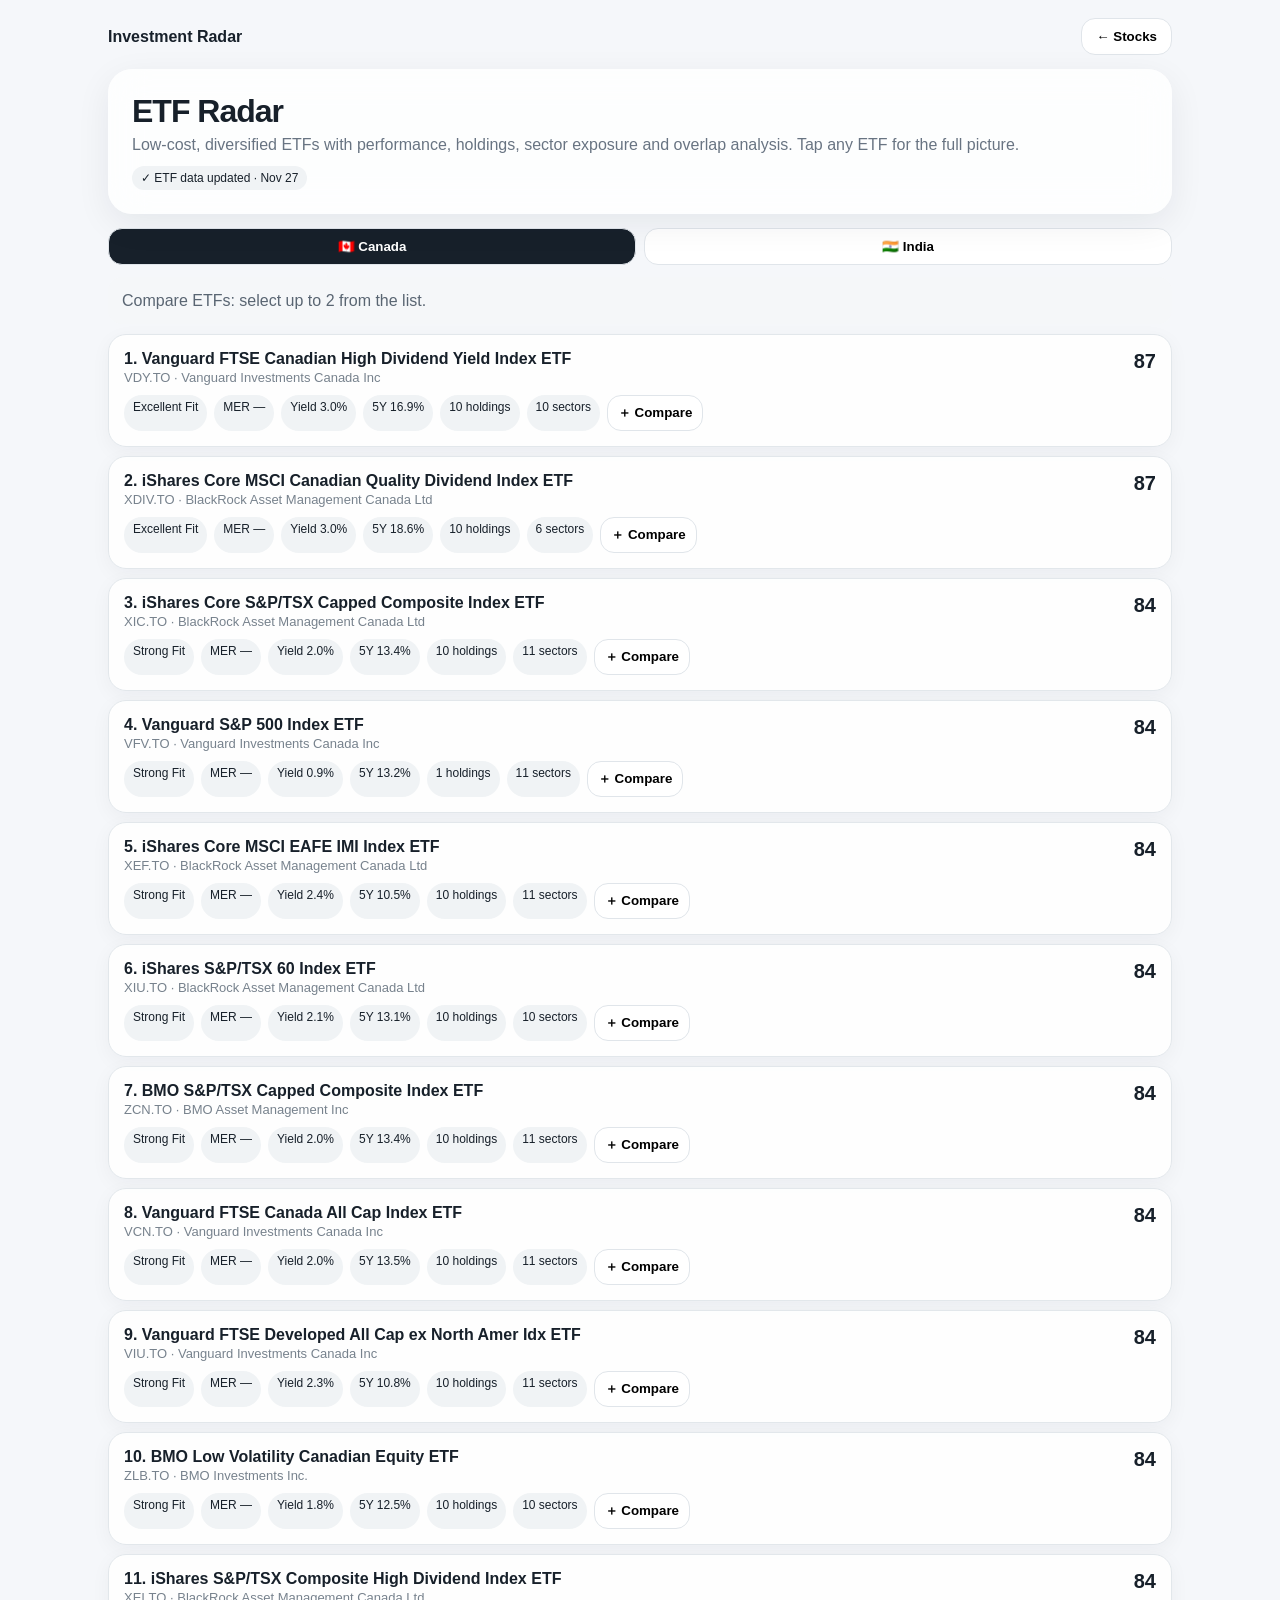
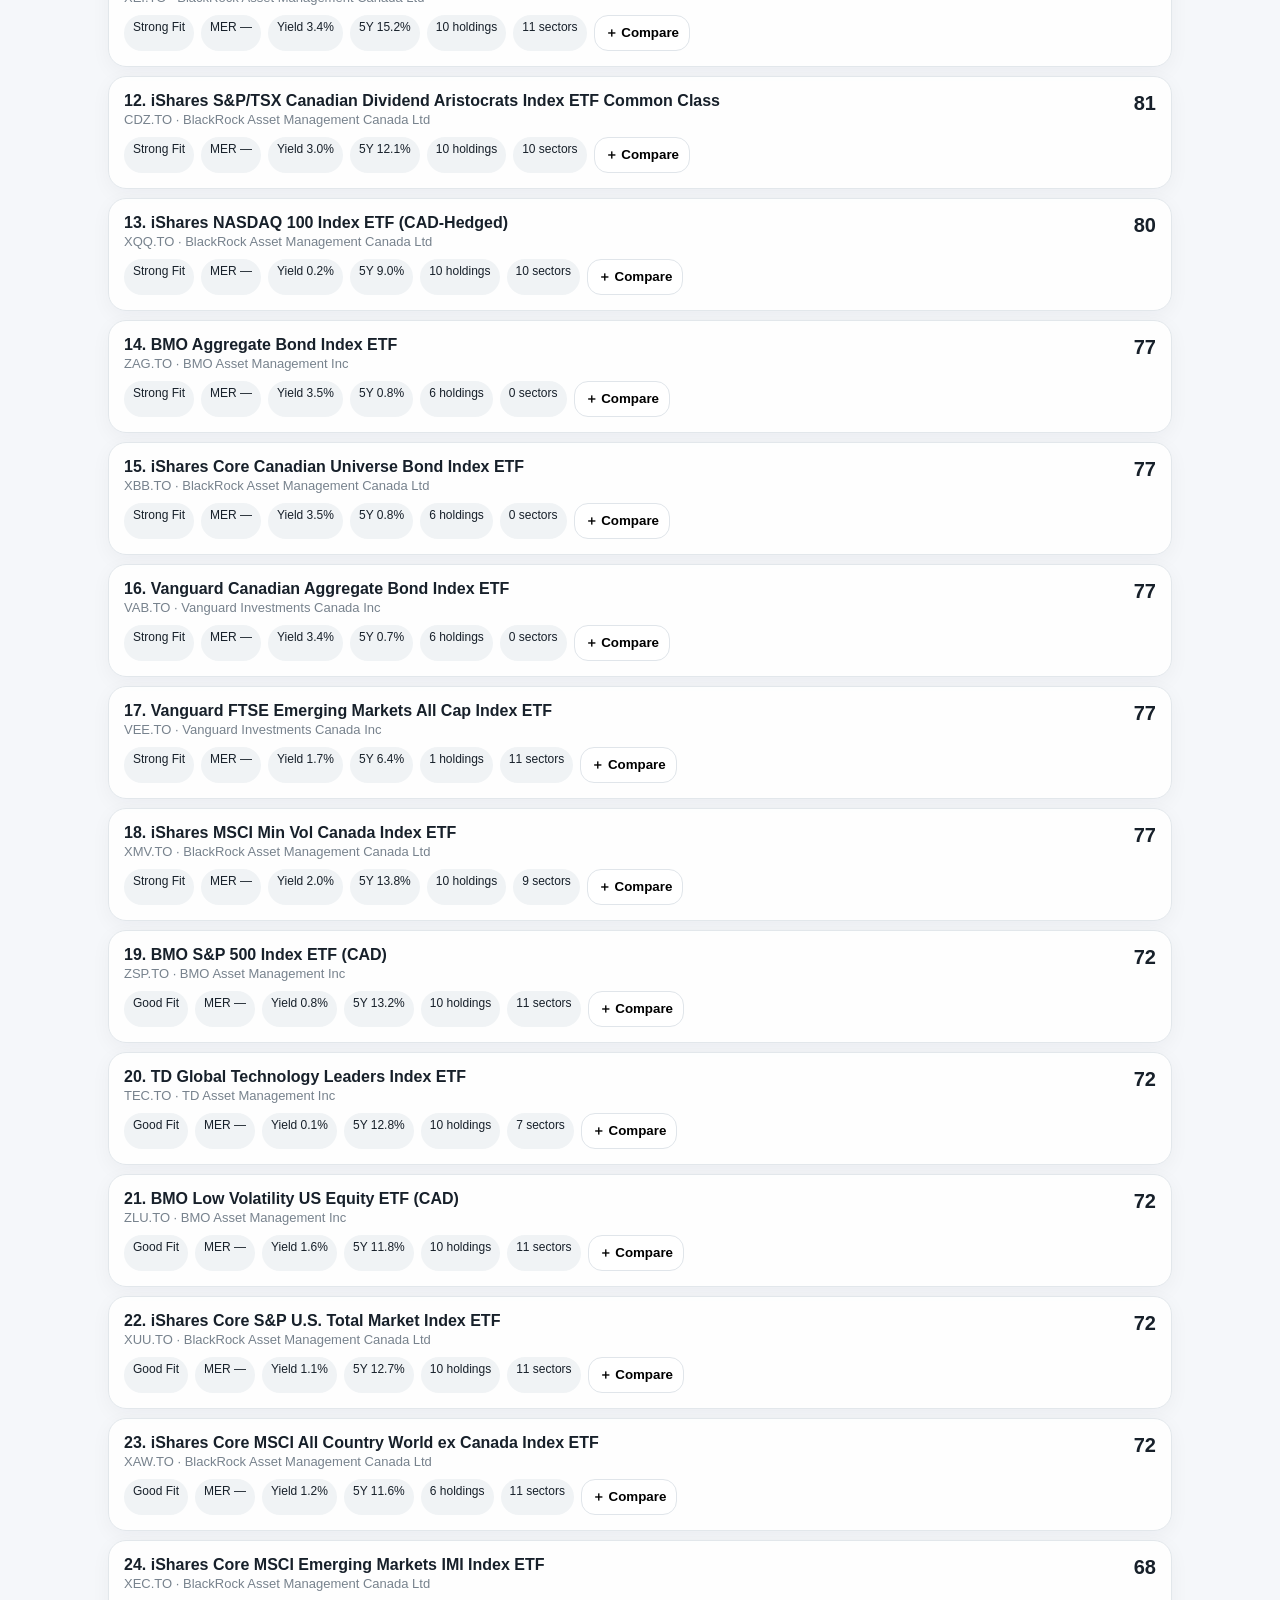
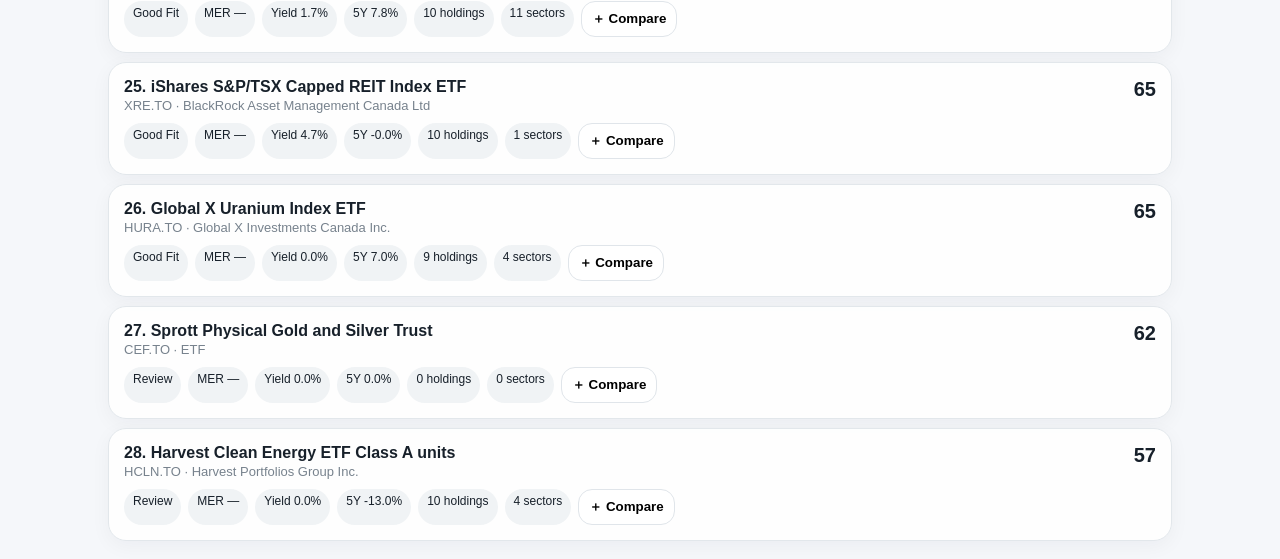
<file: etf.html>
<!DOCTYPE html>
<html lang="en">
<head>
<meta charset="UTF-8"><meta name="viewport" content="width=device-width,initial-scale=1">
<meta name="theme-color" content="#f5f7fa"><title>ETF Radar</title>
<style>
*{box-sizing:border-box}body{margin:0;background:#f5f7fa;color:#17202a;font-family:-apple-system,BlinkMacSystemFont,"Segoe UI",Roboto,Arial,sans-serif;-webkit-font-smoothing:antialiased}.wrap{max-width:1100px;margin:auto;padding:18px}.top{display:flex;justify-content:space-between;align-items:center;margin-bottom:14px}.back,.tab,.close{border:1px solid #e0e5ea;background:#fff;border-radius:14px;padding:10px 14px;font-weight:800;cursor:pointer}.hero,.detail{padding:24px;border-radius:24px;background:rgba(255,255,255,.82);backdrop-filter:blur(18px);box-shadow:0 10px 35px rgba(20,30,40,.07);margin-bottom:14px}.hero h1{margin:0 0 6px;font-size:32px;letter-spacing:-1px}.hero p{margin:0;color:#687482}.tabs{display:grid;grid-template-columns:1fr 1fr;gap:8px;margin:12px 0}.tab.active{background:#17202a;color:#fff}.list{display:grid;gap:9px}.card{background:rgba(255,255,255,.88);border:1px solid #e2e7eb;border-radius:18px;padding:15px;box-shadow:0 5px 20px rgba(20,30,40,.045);cursor:pointer;transition:transform .15s ease,box-shadow .15s ease}.card:active{transform:scale(.99)}.row{display:flex;justify-content:space-between;gap:10px}.name{font-weight:800}.ticker{color:#77828d;font-size:13px;margin-top:2px}.score{font-size:20px;font-weight:900}.meta{display:flex;flex-wrap:wrap;gap:7px;margin-top:10px}.pill{background:#f0f3f5;border-radius:999px;padding:5px 9px;font-size:12px}.empty{padding:30px;text-align:center;color:#74808b}.detail{display:none}.detail.show{display:block}.detail-head{display:flex;justify-content:space-between;gap:14px;align-items:flex-start}.detail h2{margin:4px 0;font-size:30px;letter-spacing:-.8px}.muted{color:#687482}.detail-grid{display:grid;grid-template-columns:repeat(4,1fr);gap:10px;margin-top:16px}.metric{background:#f5f7f9;border-radius:15px;padding:14px}.label{display:block;color:#7a8590;font-size:12px;font-weight:700;margin-bottom:5px}.value{display:block;font-size:17px;font-weight:850}.section-title{font-size:18px;font-weight:850;margin:22px 0 10px}.holdings{display:grid;gap:7px}.holding{display:grid;grid-template-columns:1fr 80px;gap:10px;align-items:center;padding:10px 12px;background:#f5f7f9;border-radius:12px}.holding span:last-child{text-align:right;font-weight:800}.bar{height:5px;background:#e2e7eb;border-radius:99px;margin-top:5px;overflow:hidden}.bar i{display:block;height:100%;background:#17202a}.note{padding:12px 14px;border-radius:14px;background:#f5f7f9;color:#596572;line-height:1.45}.overlap{display:grid;gap:7px}.overlap-item{padding:10px 12px;border-radius:12px;background:#fff4d6}.back-link{display:inline-block;margin-bottom:10px;color:#53606d;font-weight:800;cursor:pointer}@media(max-width:700px){.wrap{padding:14px}.hero,.detail{padding:19px}.detail-grid{grid-template-columns:1fr 1fr}.detail h2{font-size:25px}}@media(max-width:430px){.detail-grid{grid-template-columns:1fr}.row{align-items:flex-start}.score{font-size:18px}}
@media(max-width:700px){html,body{overflow-x:hidden}body{padding-bottom:env(safe-area-inset-bottom)}.wrap{padding:12px max(12px,env(safe-area-inset-right)) calc(28px + env(safe-area-inset-bottom)) max(12px,env(safe-area-inset-left))}.back,.tab,.close{min-height:44px}.hero,.detail{padding:17px}.hero h1{font-size:29px}.detail-grid{grid-template-columns:1fr 1fr}.detail-head{gap:8px}.detail-head>div{min-width:0}.detail h2{font-size:24px;overflow-wrap:anywhere}.card{padding:13px}.name{overflow-wrap:anywhere}.meta{display:flex;flex-wrap:wrap;gap:5px}.holding{grid-template-columns:minmax(0,1fr) 70px}}@media(max-width:430px){.detail-grid{grid-template-columns:1fr}.row{align-items:flex-start}.score{font-size:18px}.top strong{font-size:14px}}
@media(max-width:700px){html{-webkit-text-size-adjust:100%}.tabs{display:grid;grid-template-columns:1fr 1fr}.tab{width:100%}.detail-grid{grid-template-columns:1fr 1fr}.row>div:first-child{min-width:0}.pill{max-width:100%;overflow-wrap:anywhere}}
@media(max-width:390px){.detail-grid{grid-template-columns:1fr}.holding{grid-template-columns:minmax(0,1fr) 62px}}

@media(max-width:700px){a,button,input,select{-webkit-tap-highlight-color:transparent}button,a,.btn,.back,.nav,.tab,.market,.run,.add{touch-action:manipulation}input,select{font-size:16px!important}}

/* v1 mobile release overrides */
@media(max-width:700px){html{-webkit-text-size-adjust:100%}html,body{overflow-x:hidden}body{padding-bottom:env(safe-area-inset-bottom)}a,button,input,select{-webkit-tap-highlight-color:transparent;touch-action:manipulation}button,input,select,.back,.nav,.tab,.market,.run,.add,.btn{min-height:44px}input,select{font-size:16px!important}}
</style>
</head>
<body>
<div class="wrap">
<div class="top"><strong>Investment Radar</strong><button class="back" onclick="location.href='index.html'">← Stocks</button></div>
<section class="hero"><h1>ETF Radar</h1><p>Low-cost, diversified ETFs with performance, holdings, sector exposure and overlap analysis. Tap any ETF for the full picture.</p><div id="freshness" class="pill" style="display:inline-block;margin-top:12px;">Data status: loading…</div></section>
<div class="tabs"><button class="tab active" data-market="Canada">🇨🇦 Canada</button><button class="tab" data-market="India">🇮🇳 India</button></div><div id="compareBar" class="note" style="margin:10px 0;">Compare ETFs: select up to 2 from the list.</div><section id="comparison" class="detail"></section>
<section id="detail" class="detail"></section>
<div id="list" class="list"><div class="empty">Loading ETF data…</div></div>
</div>
<script src="engine/portfolio.js?v=1.0.0"></script><script src="engine/etfRadar.js?v=1.0.1"></script>
<script>
let market='Canada',rows=[],compare=[];
const list=document.getElementById('list'),detail=document.getElementById('detail'),comparison=document.getElementById('comparison'),compareBar=document.getElementById('compareBar');
const esc=s=>String(s??'—').replace(/[&<>"']/g,c=>({'&':'&amp;','<':'&lt;','>':'&gt;','"':'&quot;',"'":'&#39;'}[c]));
const pct=(v,d=1)=>Number.isFinite(Number(v))?Number(v).toFixed(d)+'%':'—';
const num=(v,d=2)=>Number.isFinite(Number(v))?Number(v).toLocaleString('en-US',{maximumFractionDigits:d}):'—';
const money=(v)=>{if(!Number.isFinite(Number(v)))return'—';const n=Number(v);if(market==='India')return'₹'+n.toLocaleString('en-IN',{maximumFractionDigits:2});return '$'+n.toLocaleString('en-US',{maximumFractionDigits:2});};
const aum=v=>{if(!Number.isFinite(Number(v)))return'—';const n=Number(v);if(n>=1e9)return'$'+(n/1e9).toFixed(2)+'B';if(n>=1e6)return'$'+(n/1e6).toFixed(1)+'M';return'$'+num(n,0)};
function coverageMessage(coverage,label='Holdings'){const c=Number(coverage);if(!Number.isFinite(c)||c<=0)return`⚠ ${label} coverage is unavailable, so duplication cannot be fully measured.`;if(c<50)return`⚠ Only ${pct(c)} of ${label.toLowerCase()} weight is represented. Treat overlap as a lower-bound estimate.`;if(c<85)return`⚠ ${label} coverage is partial at ${pct(c)}. True duplication may be materially higher.`;return`✓ ${label} coverage is ${pct(c)}; overlap estimates have relatively strong coverage.`;}
function renderList(){list.innerHTML=rows.map((e,i)=>`<article class="card" data-ticker="${esc(e.ticker)}"><div class="row"><div><div class="name">${i+1}. ${esc(e.name||e.ticker)}</div><div class="ticker">${esc(e.ticker)} · ${esc(e.category||'ETF')}</div></div><div class="score">${e.score}</div></div><div class="meta"><span class="pill">${esc(e.verdict)}</span><span class="pill">MER ${e.expenseRatio==null?'—':pct(e.expenseRatio*100,2)}</span><span class="pill">Yield ${pct(e.yield)}</span><span class="pill">5Y ${pct(e.fiveYearReturn)}</span><span class="pill">${(e.holdings||[]).length} holdings</span><span class="pill">${(e.sectors||[]).length} sectors</span><button class="close compare-btn" data-compare="${esc(e.ticker)}" style="min-height:36px;padding:6px 10px;">${compare.includes(e.ticker)?'✓ Comparing':'＋ Compare'}</button></div></article>`).join('')||'<div class="empty">No ETF data available yet.</div>';
list.querySelectorAll('.card').forEach(c=>c.onclick=()=>openDetail(c.dataset.ticker));list.querySelectorAll('.compare-btn').forEach(b=>b.onclick=e=>{e.stopPropagation();toggleCompare(b.dataset.compare)});}
function toggleCompare(t){if(compare.includes(t))compare=compare.filter(x=>x!==t);else{if(compare.length>=2)compare.shift();compare.push(t)}renderList();renderComparison()}
function renderComparison(){compareBar.textContent=compare.length?('Comparing: '+compare.join(' vs ')):'Compare ETFs: select up to 2 from the list.';if(compare.length!==2){comparison.classList.remove('show');comparison.innerHTML='';return}const a=rows.find(x=>x.ticker===compare[0]),b=rows.find(x=>x.ticker===compare[1]);if(!a||!b)return;const o=ETF_RADAR.overlap(a,b),so=ETF_RADAR.sectorOverlap(a,b),shared=(o.sharedDetails||[]).slice(0,12),sharedSectors=(so.shared||[]).slice(0,10),minHoldings=Math.min(o.coverageA||0,o.coverageB||0),minSectors=Math.min(so.coverageA||0,so.coverageB||0);comparison.innerHTML=`<div class="detail-head"><div><div class="muted">ETF COMPARISON</div><h2>${esc(a.ticker)} vs ${esc(b.ticker)}</h2></div><button class="close" onclick="compare=[];renderList();renderComparison()">Clear</button></div><div class="detail-grid"><div class="metric"><span class="label">Radar Fit</span><span class="value">${a.score}/100 ${esc(a.verdict)}<br>${b.score}/100 ${esc(b.verdict)}</span></div><div class="metric"><span class="label">MER</span><span class="value">${a.expenseRatio==null?'—':pct(a.expenseRatio*100,2)} vs ${b.expenseRatio==null?'—':pct(b.expenseRatio*100,2)}</span></div><div class="metric"><span class="label">5Y Return</span><span class="value">${pct(a.fiveYearReturn)} vs ${pct(b.fiveYearReturn)}</span></div><div class="metric"><span class="label">Yield</span><span class="value">${pct(a.yield)} vs ${pct(b.yield)}</span></div><div class="metric"><span class="label">Holding duplication</span><span class="value">${pct(o.percentage)}</span></div><div class="metric"><span class="label">Holdings coverage</span><span class="value">${pct(o.coverageA)} vs ${pct(o.coverageB)}</span></div><div class="metric"><span class="label">Sector duplication</span><span class="value">${so.available?pct(so.percentage):'—'}</span></div><div class="metric"><span class="label">Sector coverage</span><span class="value">${so.available?pct(so.coverageA)+' vs '+pct(so.coverageB):'Unavailable'}</span></div></div><div class="section-title">Common Holdings</div>${shared.length?`<div class="overlap">${shared.map(h=>`<div class="overlap-item"><strong>${esc(h.ticker)}</strong> · ${esc(a.ticker)} ${pct(h.weightA)} · ${esc(b.ticker)} ${pct(h.weightB)} · shared weight ${pct(h.overlapWeight)}</div>`).join('')}</div>`:'<div class="note">No common holdings detected in the available holdings data.</div>'}<div class="note" style="margin-top:8px;">${coverageMessage(minHoldings,'Holdings')}</div><div class="section-title">Sector Duplication</div>${so.available?(sharedSectors.length?`<div class="overlap">${sharedSectors.map(s=>`<div class="overlap-item"><strong>${esc(s.sector)}</strong> · ${esc(a.ticker)} ${pct(s.weightA)} · ${esc(b.ticker)} ${pct(s.weightB)} · duplicated ${pct(s.overlapWeight)}</div>`).join('')}</div>`:'<div class="note">Sector exposure is available, but no shared sectors were detected.</div>'):'<div class="note">Sector exposure is unavailable for one or both ETFs, so sector duplication cannot be calculated.</div>'}<div class="note" style="margin-top:8px;">${so.available?coverageMessage(minSectors,'Sector'):'⚠ Sector duplication is intentionally left blank rather than estimated from ETF names or categories.'}</div>`;comparison.classList.add('show');comparison.scrollIntoView({behavior:'smooth',block:'nearest'})}
function openDetail(ticker){const e=rows.find(x=>x.ticker===ticker);if(!e)return;const holdings=[...(e.holdings||[])].sort((a,b)=>(Number(b.weight)||0)-(Number(a.weight)||0));const sectors=[...(e.sectors||[])].sort((a,b)=>(Number(b.weight)||0)-(Number(a.weight)||0));const others=rows.filter(x=>x.ticker!==ticker).map(x=>({etf:x,o:ETF_RADAR.overlap(e,x),so:ETF_RADAR.sectorOverlap(e,x)})).filter(x=>x.o.percentage>0||x.so.percentage>0).sort((a,b)=>Math.max(b.o.percentage,b.so.percentage)-Math.max(a.o.percentage,a.so.percentage)).slice(0,5);const po=ETF_RADAR.portfolioOverlap(e,(window.PORTFOLIO?PORTFOLIO.load():[]),market);const holdingCoverage=holdings.reduce((s,h)=>s+(Number(h.weight)||0),0),sectorCoverage=sectors.reduce((s,h)=>s+(Number(h.weight)||0),0);detail.innerHTML=`<span class="back-link" onclick="closeDetail()">← Back to ETF list</span><div class="detail-head"><div><div class="muted">${esc(e.market)} · ${esc(e.category||'ETF')} · ${esc(e.issuer||'')}</div><h2>${esc(e.name||e.ticker)}</h2><div class="muted">${esc(e.ticker)} · ${money(e.price)}</div></div><button class="close" onclick="closeDetail()">Close</button></div><div class="detail-grid"><div class="metric"><span class="label">Radar Score</span><span class="value">${e.score}/100 · ${esc(e.verdict)}</span></div><div class="metric"><span class="label">AUM</span><span class="value">${aum(e.aum)}</span></div><div class="metric"><span class="label">MER</span><span class="value">${e.expenseRatio==null?'—':pct(e.expenseRatio*100,2)}</span></div><div class="metric"><span class="label">Yield</span><span class="value">${pct(e.yield)}</span></div><div class="metric"><span class="label">3Y Return</span><span class="value">${pct(e.threeYearReturn)}</span></div><div class="metric"><span class="label">5Y Return</span><span class="value">${pct(e.fiveYearReturn)}</span></div><div class="metric"><span class="label">Beta</span><span class="value">${num(e.beta3Y)}</span></div><div class="metric"><span class="label">Inception</span><span class="value">${esc(e.inception)}</span></div></div><div class="section-title">Underlying Holdings</div>${holdings.length?`<div class="holdings">${holdings.map(h=>`<div class="holding"><div><strong>${esc(h.ticker)}</strong><div class="bar"><i style="width:${Math.min(100,Math.max(0,Number(h.weight)||0))}%"></i></div></div><span>${pct(h.weight)}</span></div>`).join('')}</div><div class="note" style="margin-top:8px;">${coverageMessage(holdingCoverage,'Holdings')}</div>`:'<div class="note">Top holdings are not available from the current data source for this ETF.</div>'}<div class="section-title">Sector Exposure</div>${sectors.length?`<div class="holdings">${sectors.map(s=>`<div class="holding"><div><strong>${esc(s.sector)}</strong><div class="bar"><i style="width:${Math.min(100,Math.max(0,Number(s.weight)||0))}%"></i></div></div><span>${pct(s.weight)}</span></div>`).join('')}</div><div class="note" style="margin-top:8px;">${coverageMessage(sectorCoverage,'Sector')}</div>`:'<div class="note">Sector exposure is unavailable for this ETF. The app does not infer sectors from the ETF name.</div>'}<div class="section-title">Overlap with My ${esc(market)} Portfolio</div>${po.matches.length?`<div class="overlap">${po.matches.map(x=>`<div class="overlap-item"><strong>${esc(x.ticker)}</strong> is also in this ETF at about <strong>${pct(x.weight)}</strong> of the available ETF holdings.</div>`).join("")}</div><div class="note" style="margin-top:8px;">Matched ETF weight: <strong>${pct(po.weight)}</strong>. ${coverageMessage(po.coverage,'Holdings')}</div>`:`<div class="note">${holdings.length?`No ${esc(market)} stocks from your saved portfolio were found in the available ETF holdings. ${coverageMessage(po.coverage,'Holdings')}`:"Portfolio overlap cannot be calculated because holdings data is unavailable for this ETF."}</div>`}<div class="section-title">ETF-to-ETF Duplication</div>${others.length?`<div class="overlap">${others.map(x=>`<div class="overlap-item"><strong>${esc(x.etf.ticker)}</strong> · holding duplication ${pct(x.o.percentage)}${x.so.available?' · sector duplication '+pct(x.so.percentage):' · sector duplication unavailable'}. Radar score comparison favors: <strong>${esc(x.o.preferred)}</strong>.</div>`).join('')}</div>`:'<div class="note">No shared holdings or sectors were detected in the available data for the current ETF universe.</div>'}<div class="section-title">What this ETF means</div><div class="note">The detail view shows the ETF's current Radar score, cost, assets, distribution, historical performance, available underlying positions and sector exposure. Returns are historical and do not predict future performance. Holding and sector duplication use only the coverage supplied by the current data source; when coverage is partial, the app shows the result as a lower-bound estimate rather than pretending it is complete.</div>`;detail.classList.add('show');detail.scrollIntoView({behavior:'smooth',block:'start'});}
function closeDetail(){detail.classList.remove('show');detail.innerHTML='';window.scrollTo({top:0,behavior:'smooth'});}
async function load(){closeDetail();list.innerHTML='<div class="empty">Loading…</div>';try{const r=await fetch('data/etf_'+market.toLowerCase()+'.json?'+Date.now(),{cache:'no-store'});if(!r.ok)throw new Error('HTTP '+r.status);const d=await r.json();rows=ETF_RADAR.rank(d.etfs||[]);const f=document.getElementById('freshness'),raw=d.updatedAt||d.generated_at_utc||d.updated_at,t=raw?new Date(raw):null;if(f){if(t&&Number.isFinite(t.getTime())){const stale=(Date.now()-t.getTime())/36e5>168;f.textContent=(stale?'⚠ Stale ETF data · ':'✓ ETF data updated · ')+t.toLocaleDateString(undefined,{month:'short',day:'numeric'});}else f.textContent='ETF data loaded · update time unavailable';}renderList();}catch(err){rows=[];list.innerHTML='<div class="empty">ETF data is still being built. Refresh after the GitHub Action completes.</div>';}}
document.querySelectorAll('.tab').forEach(b=>b.onclick=()=>{market=b.dataset.market;compare=[];renderComparison();document.querySelectorAll('.tab').forEach(x=>x.classList.toggle('active',x===b));load()});load();
</script>
</body>
</html>
</file>
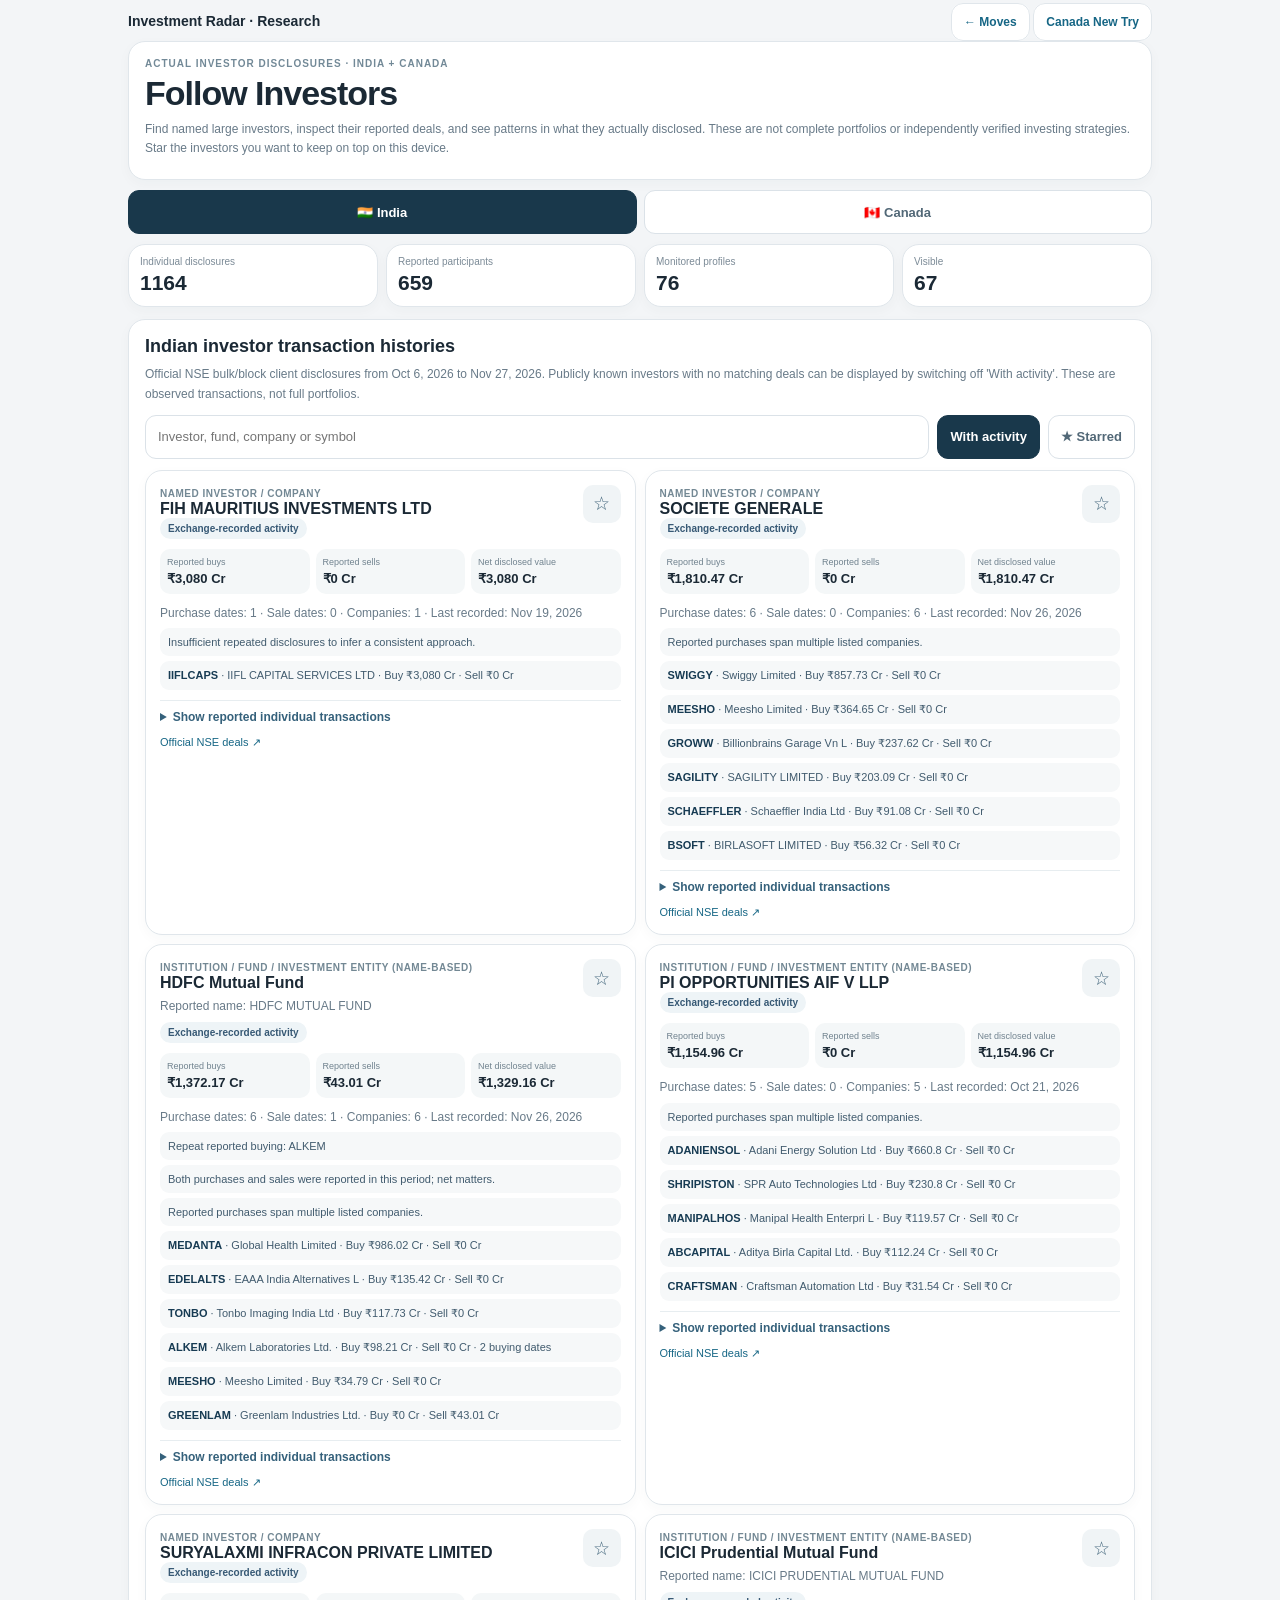
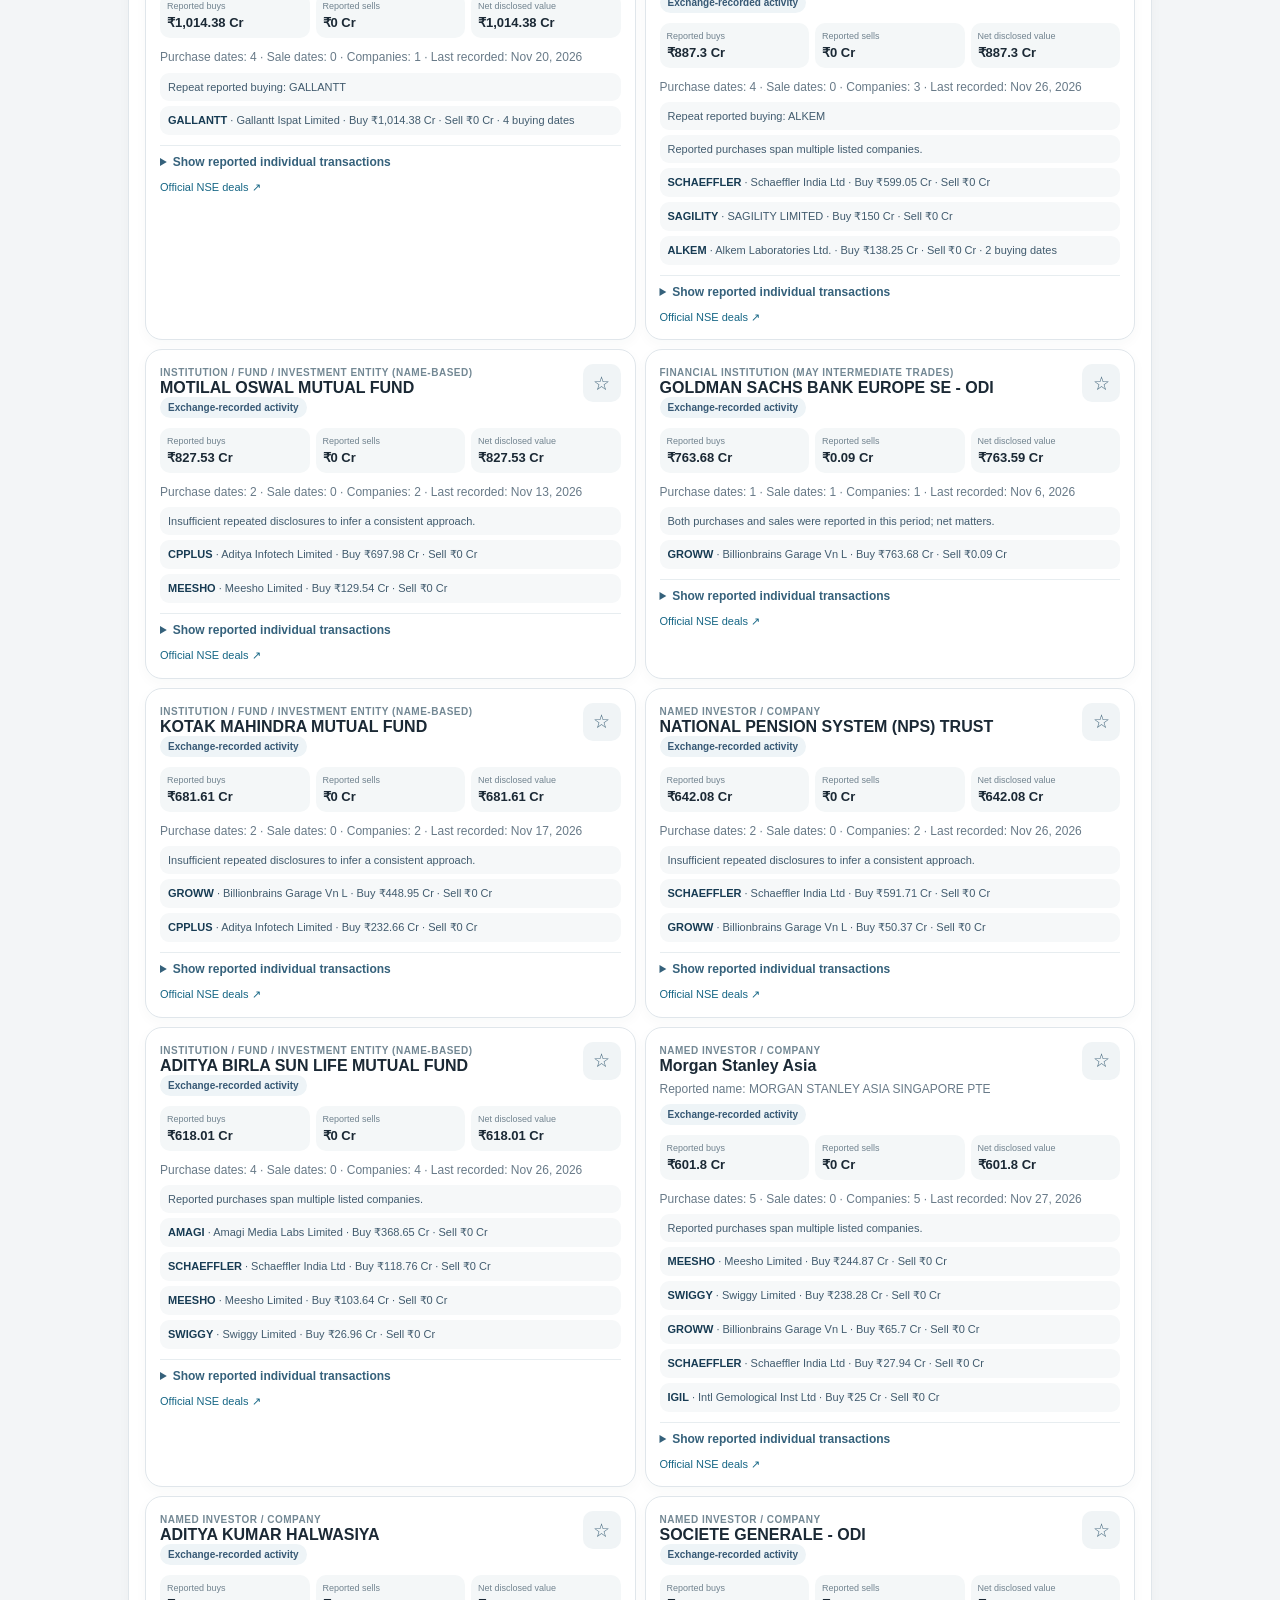
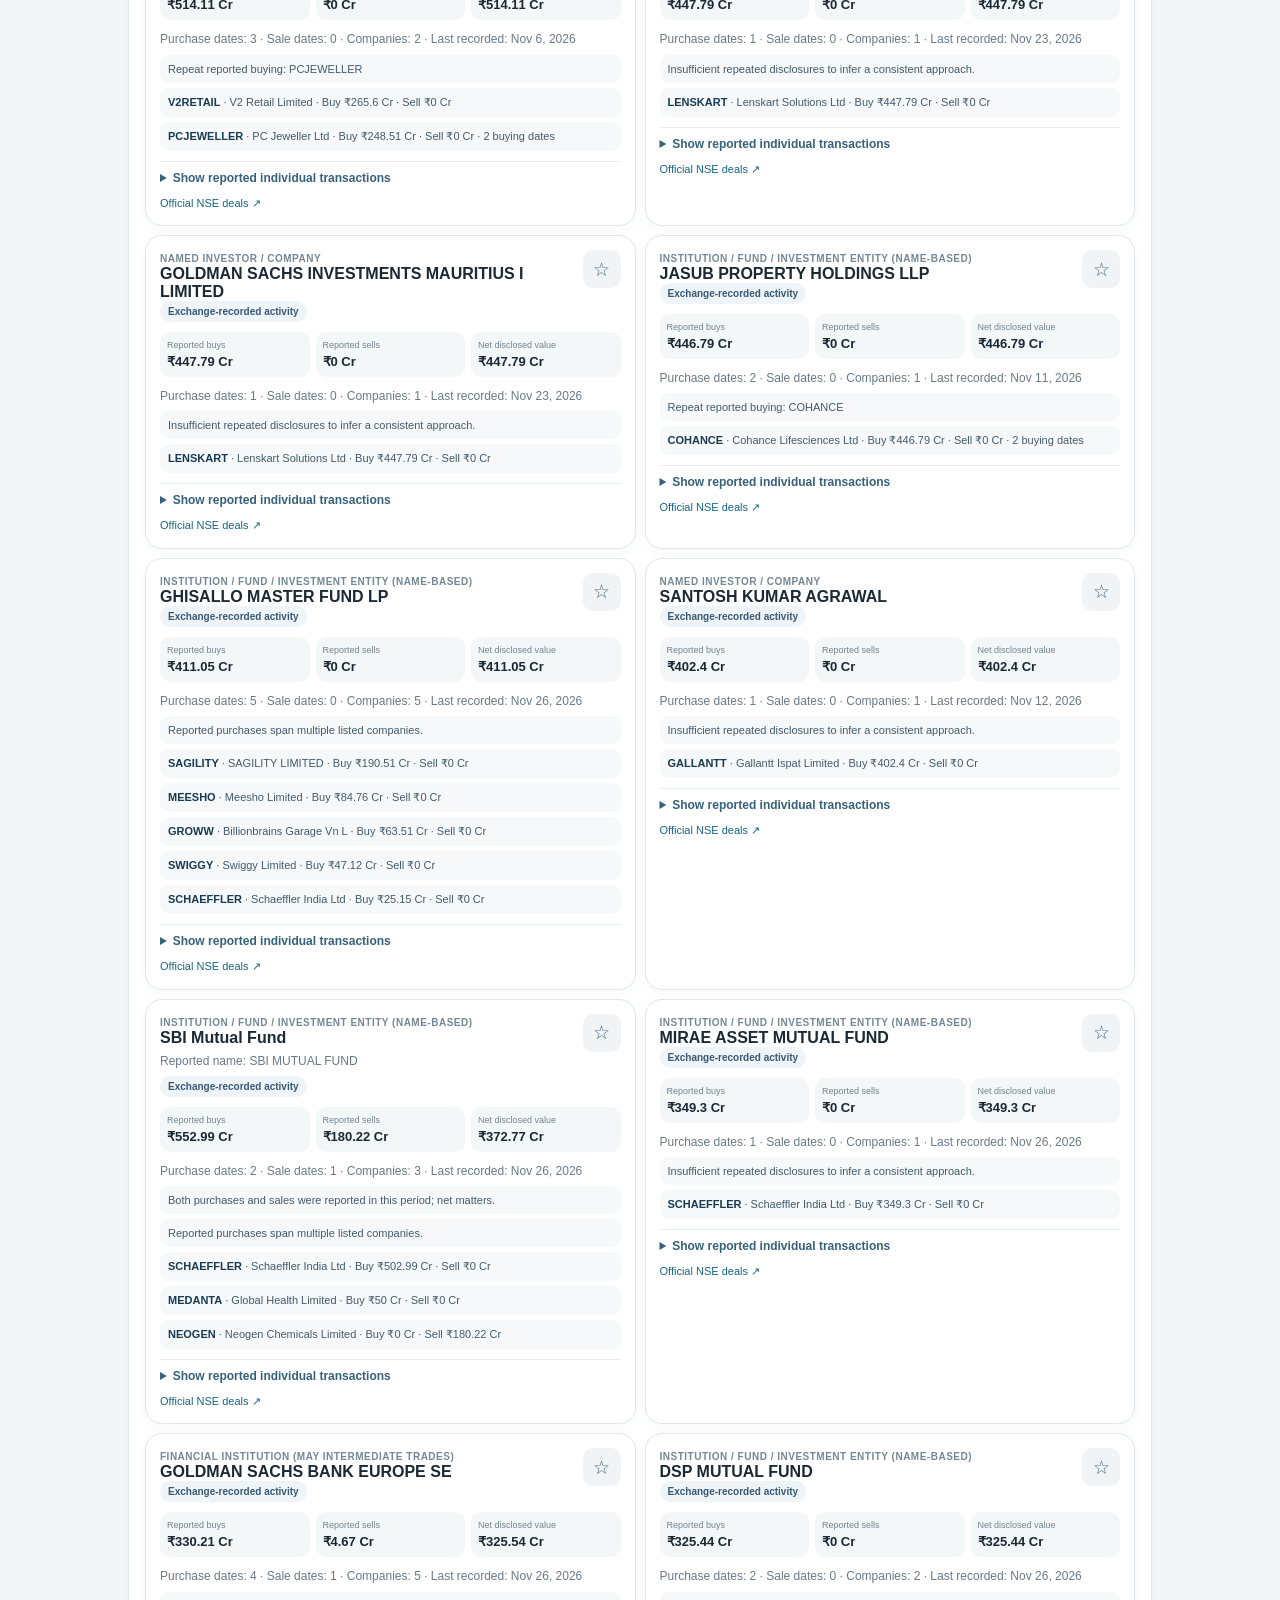
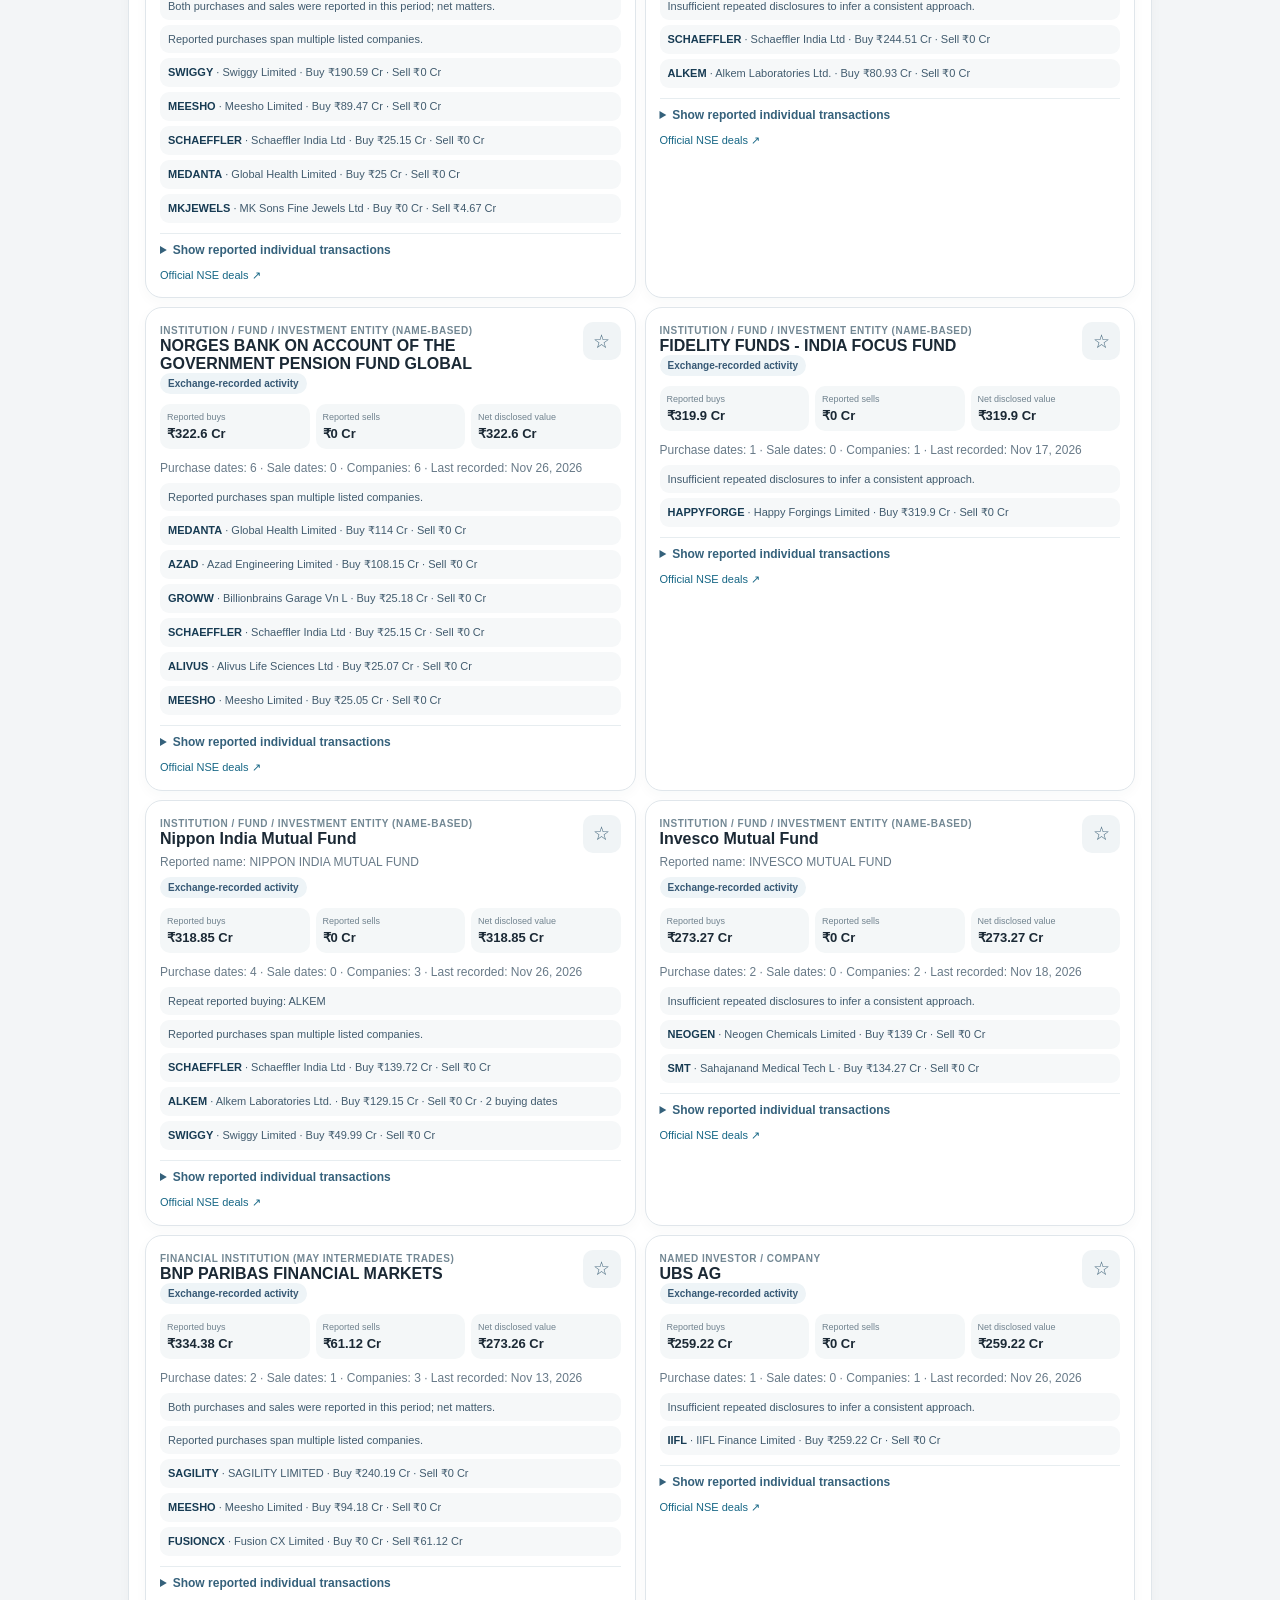
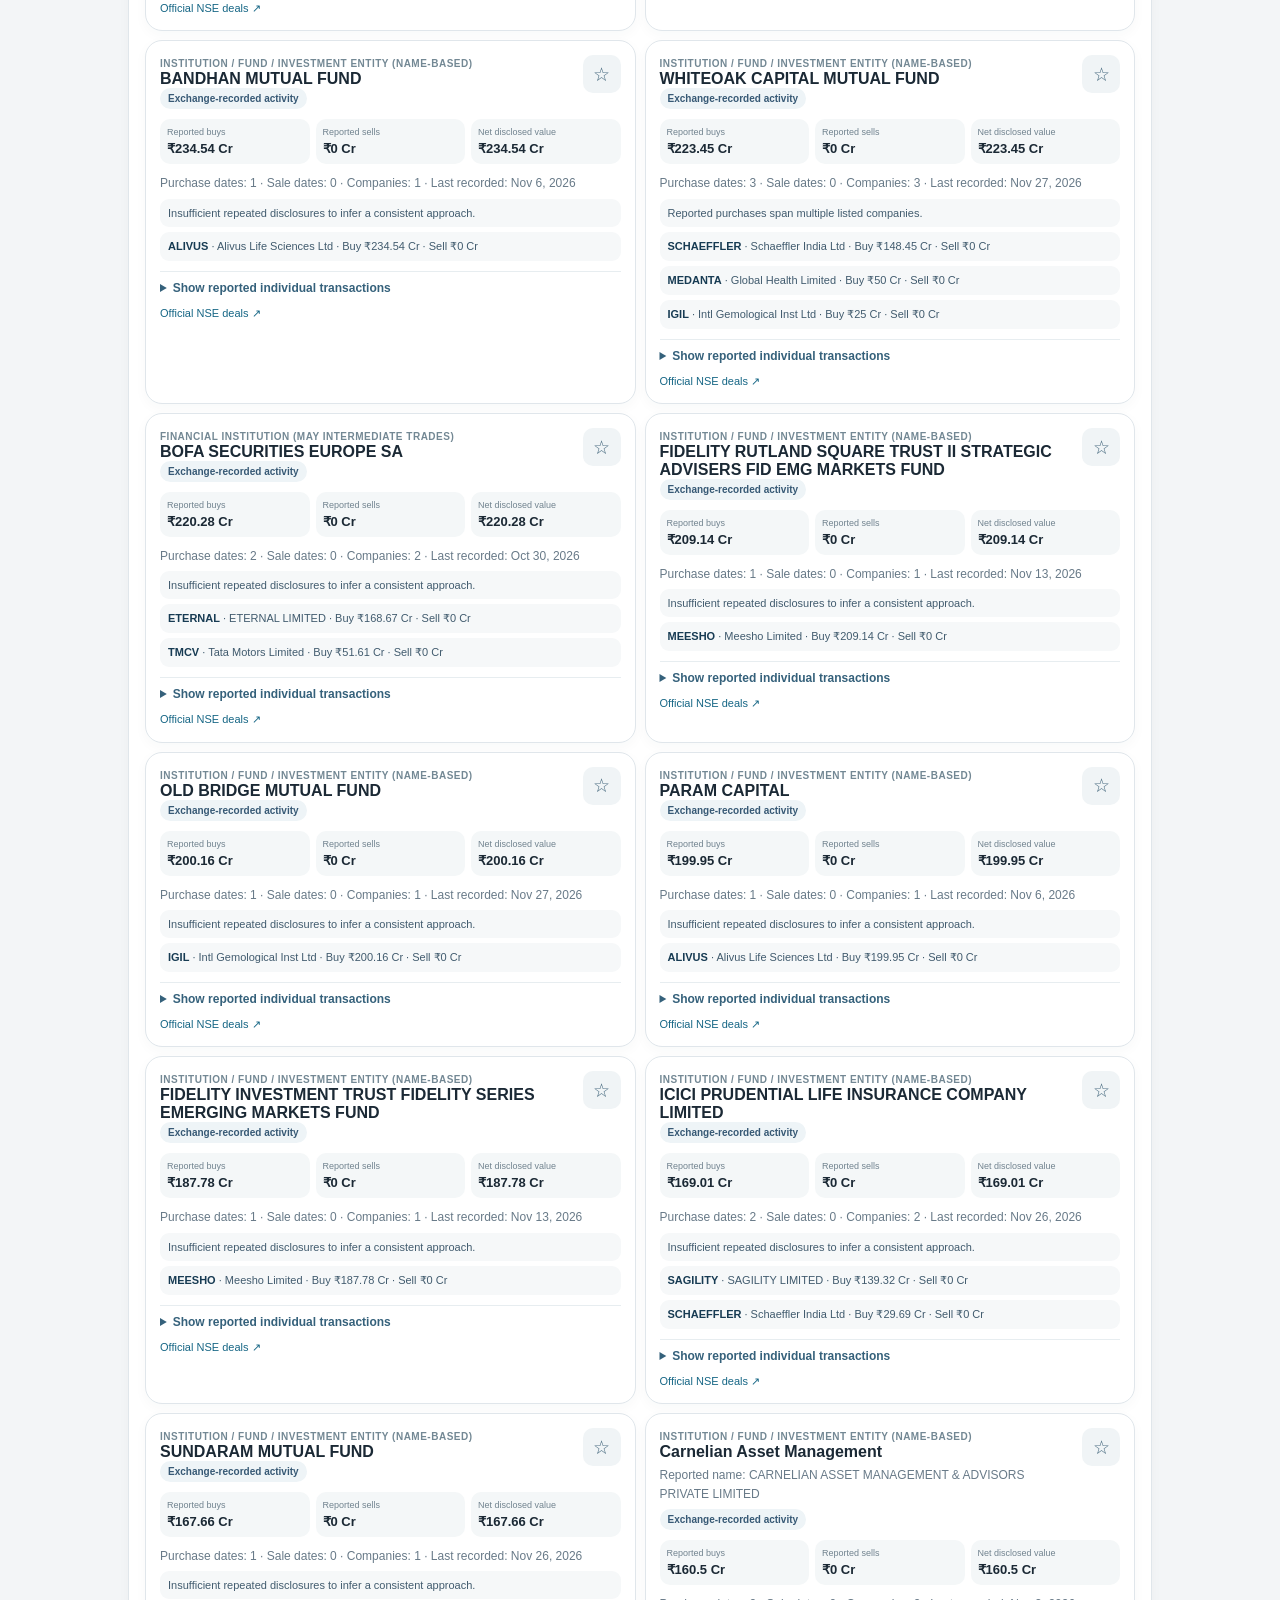
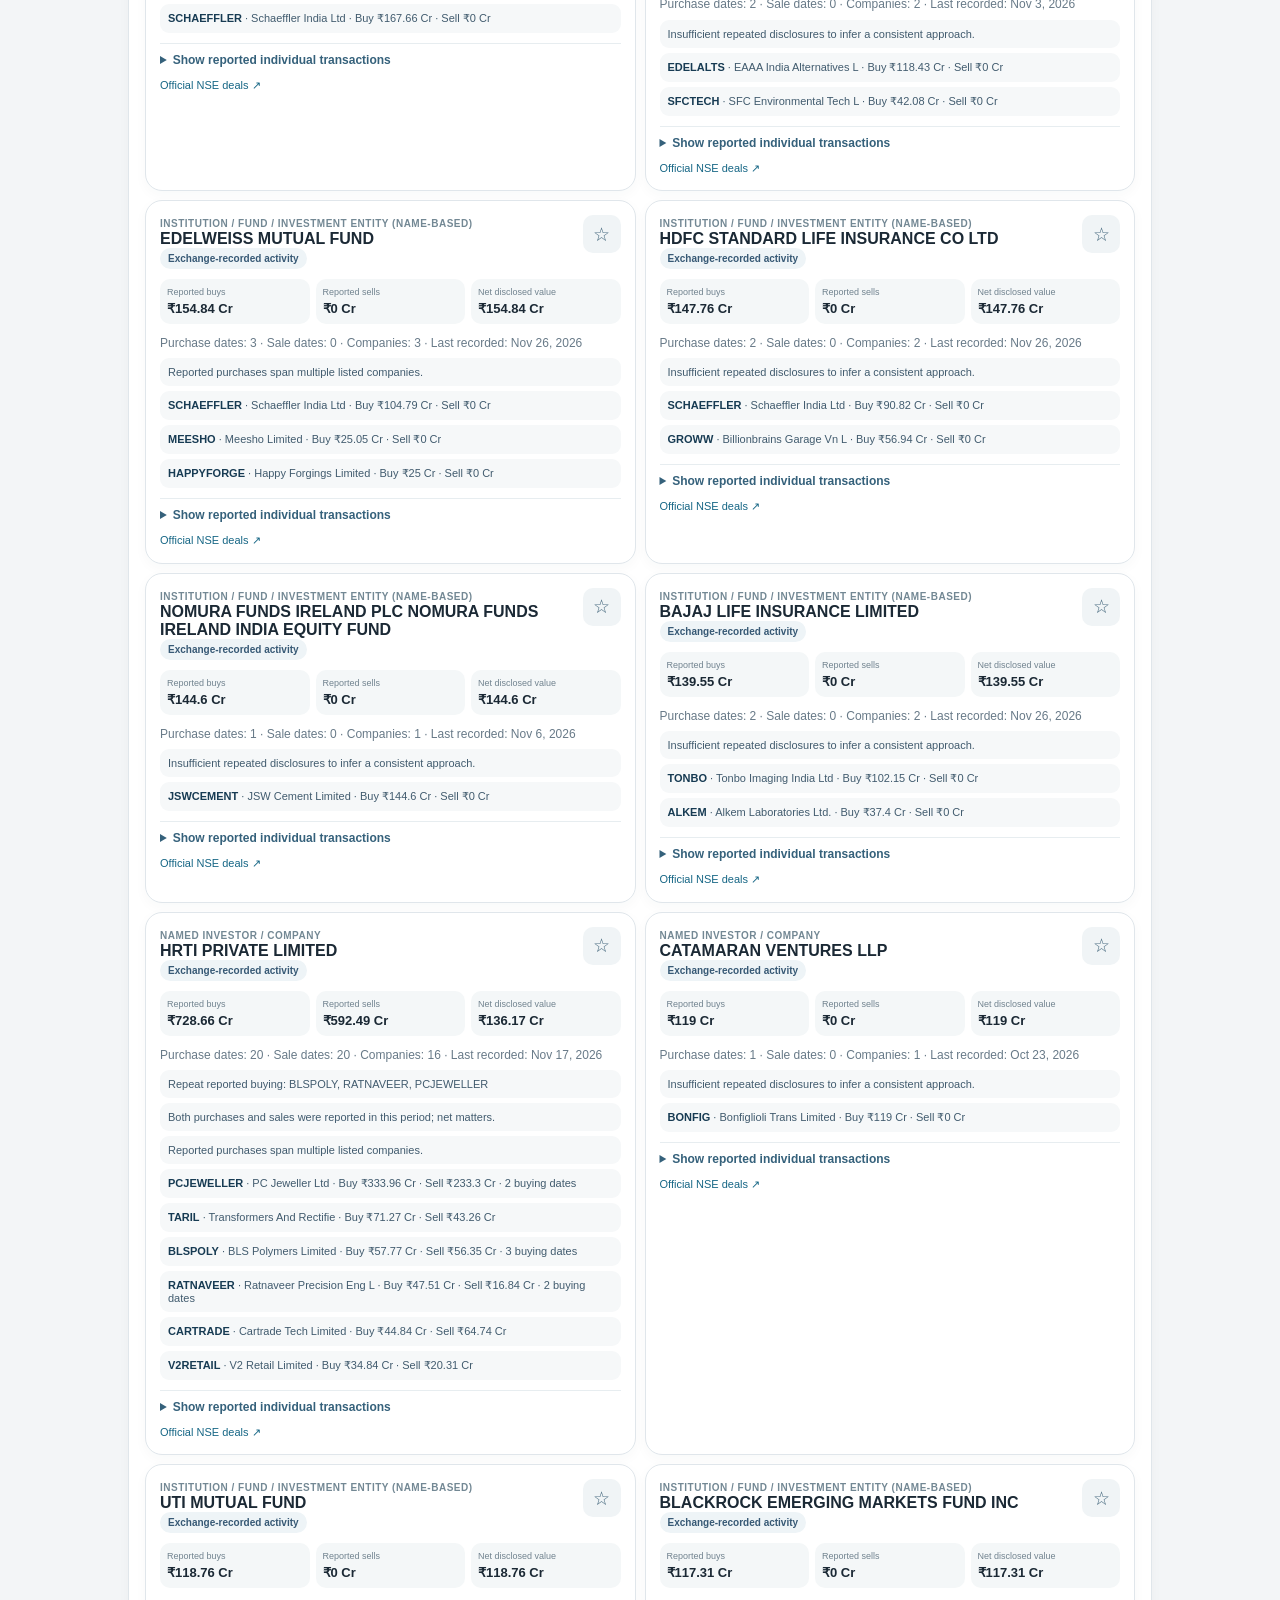
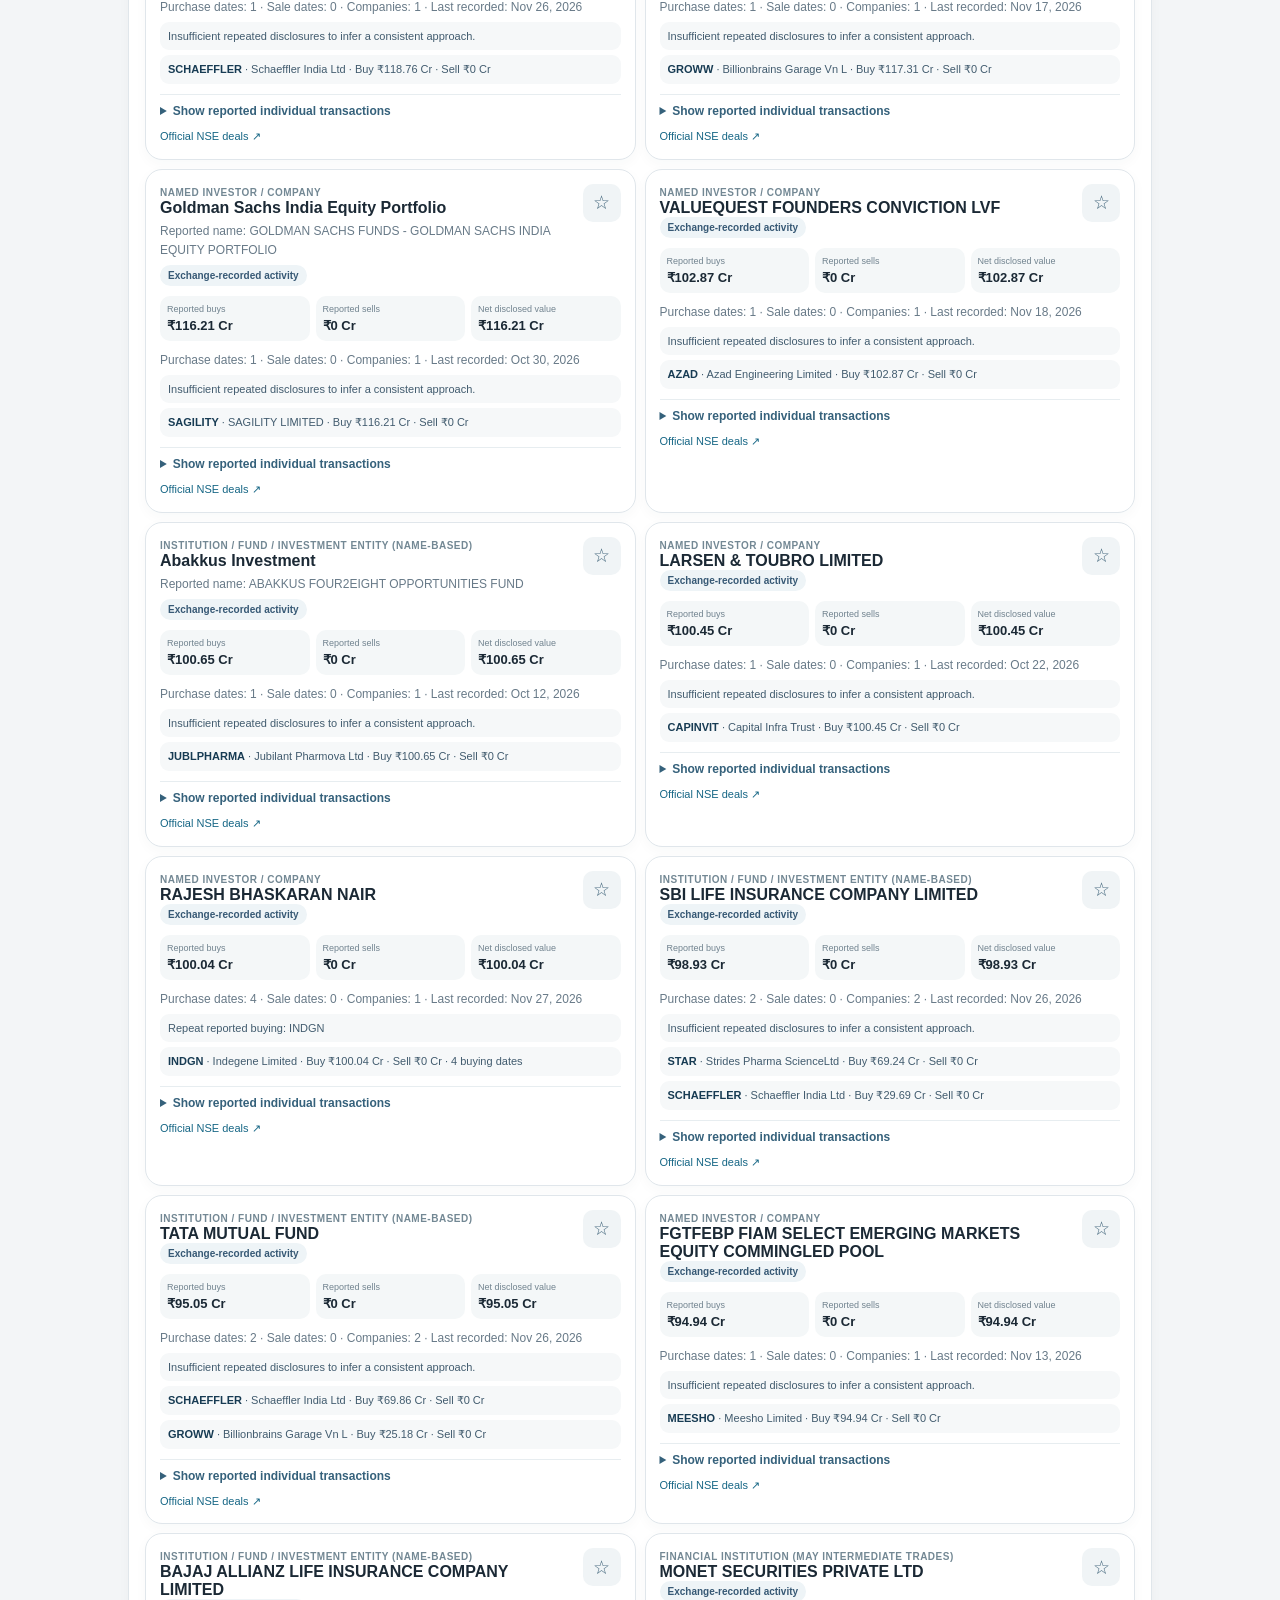
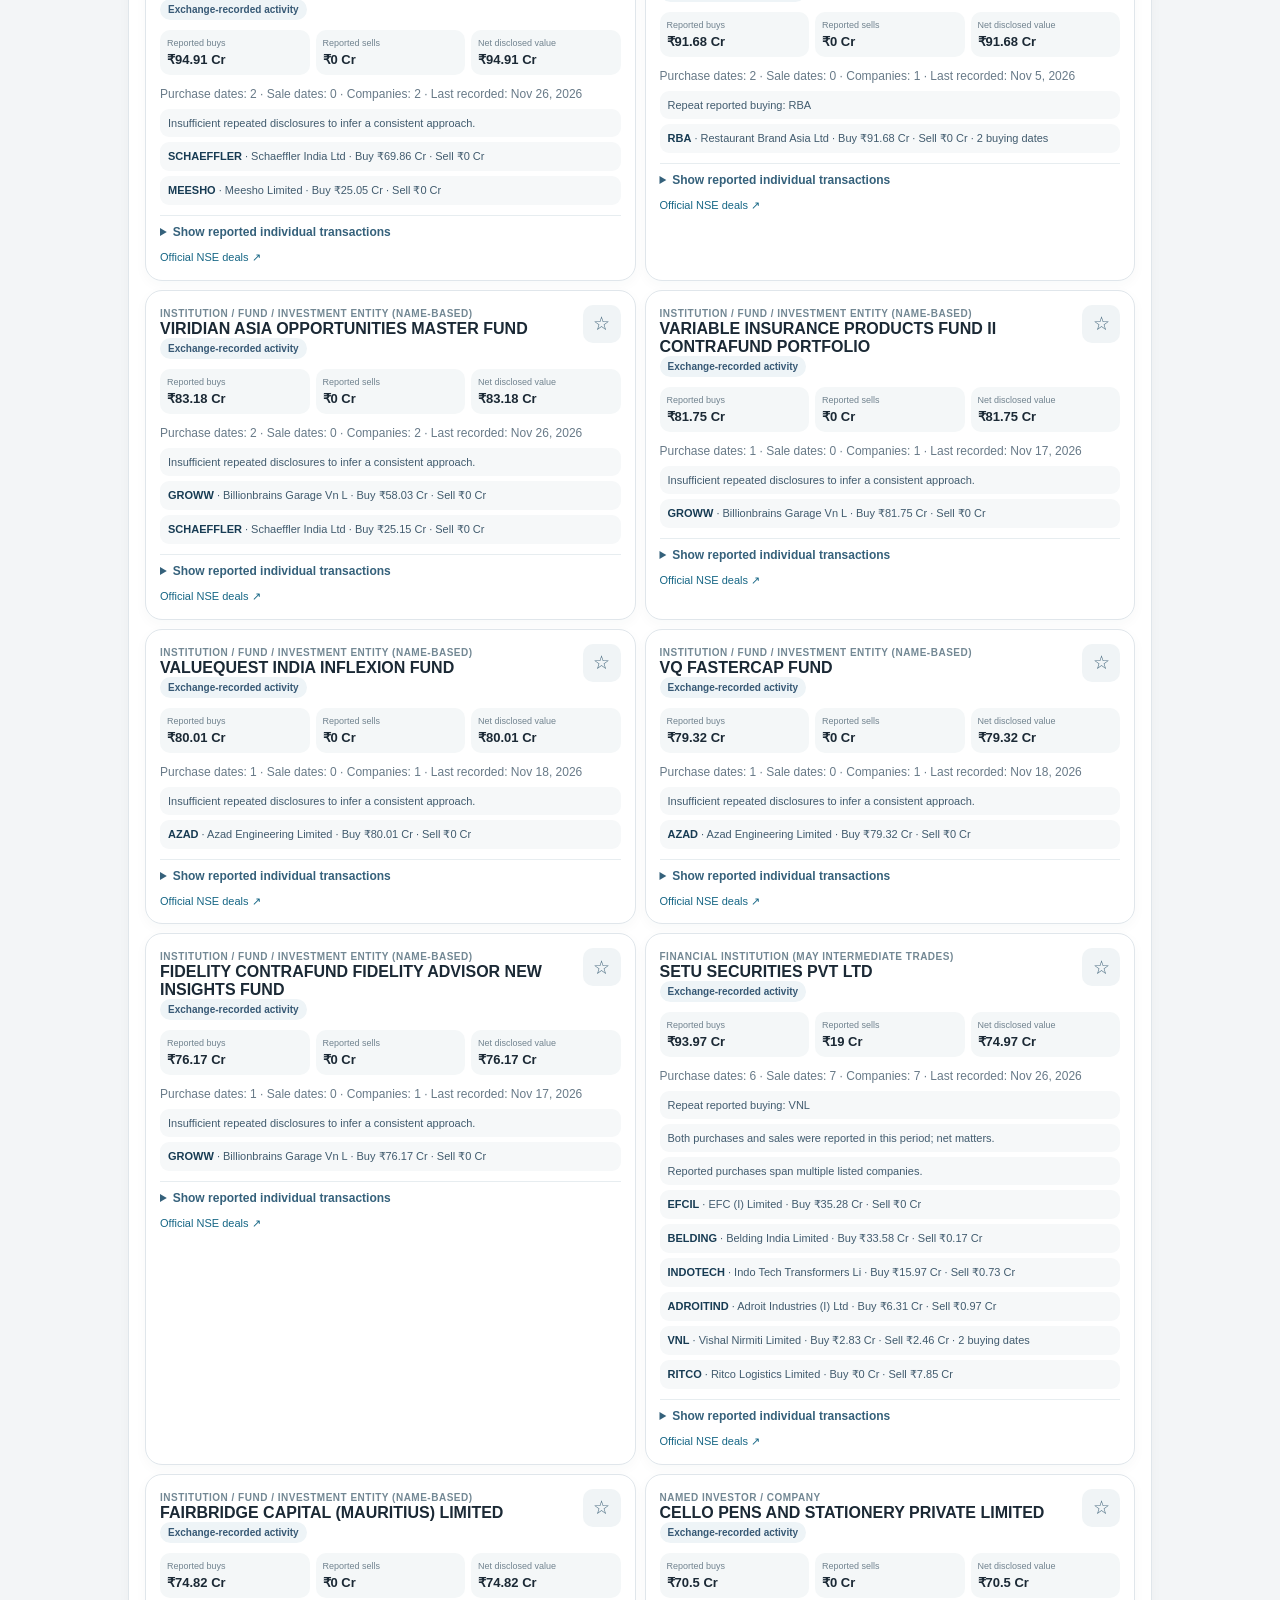
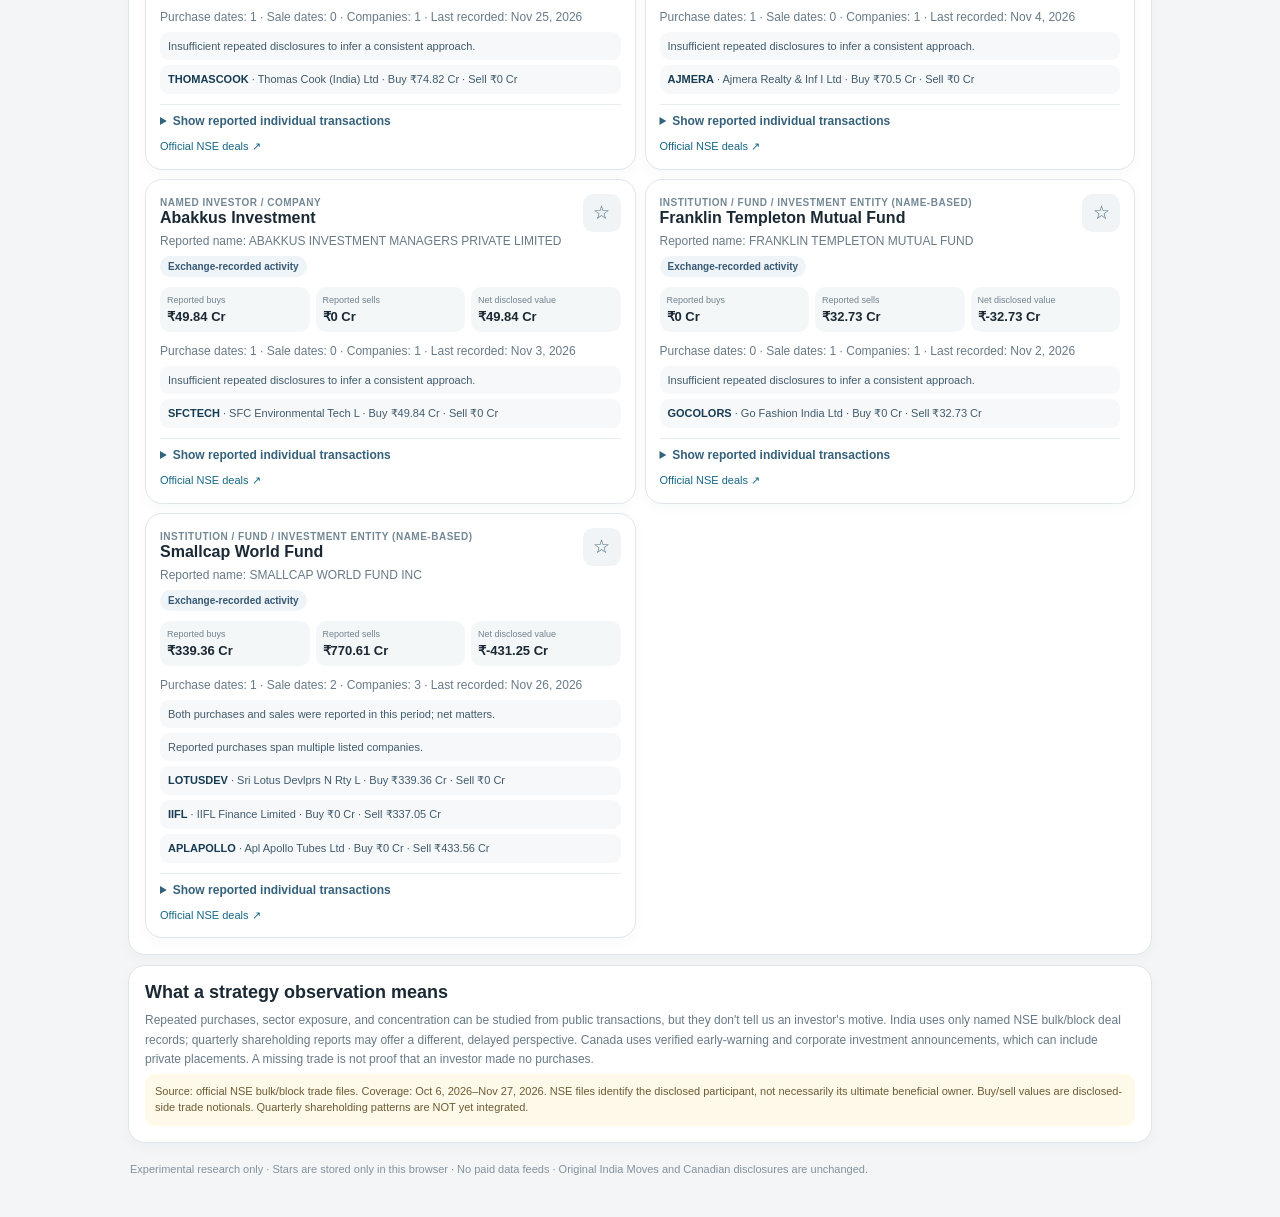
<file: follow-investors.html>
<!doctype html>
<html lang="en"><head><meta charset="utf-8"><meta name="viewport" content="width=device-width,initial-scale=1,viewport-fit=cover">
<meta name="theme-color" content="#f3f5f7"><title>Follow Investors · Investment Radar</title>
<style>
*{box-sizing:border-box}body{margin:0;color:#1b2935;background:#f3f5f7;font-family:-apple-system,BlinkMacSystemFont,"Segoe UI",Arial,sans-serif;font-size:13px}
main{max-width:1050px;margin:auto;padding:13px 13px calc(32px + env(safe-area-inset-bottom))}
header{display:flex;justify-content:space-between;align-items:center;gap:10px;margin-bottom:12px}
header strong{font-size:14px}a{color:#166685;text-decoration:none}header a{padding:11px 12px;border:1px solid #e0e6eb;border-radius:12px;background:white;font-size:12px;font-weight:750}
.hero,.panel,.item,.stat{background:#fff;border:1px solid #e0e6eb;border-radius:17px;box-shadow:0 4px 13px #20374608}
.hero,.panel{padding:16px;margin-bottom:10px}.eyebrow{font-size:10px;letter-spacing:1px;font-weight:850;color:#728997}
h1{font-size:clamp(27px,4vw,34px);letter-spacing:-1px;margin:5px 0 7px}h2{font-size:18px;margin:0 0 8px}h3{font-size:16px;margin:0}
.muted{color:#687a88;font-size:12px;line-height:1.6;margin:5px 0}
.choose{display:grid;grid-template-columns:1fr 1fr;gap:7px;margin:10px 0}
.choose button,.controls button{border:1px solid #dbe2e8;background:white;border-radius:11px;color:#526877;font-weight:850;font-size:13px;min-height:44px;cursor:pointer}
.choose button.active,.controls button.active{background:#19384b;color:white;border-color:#19384b}
.stats{display:grid;grid-template-columns:repeat(4,1fr);gap:8px;margin-bottom:12px}.stat{padding:11px}
.stat small{display:block;color:#7c8b97;font-size:10px}.stat b{display:block;font-size:21px;margin-top:4px}
.controls{display:flex;gap:8px;margin:11px 0}.controls input{flex:1;min-width:0;padding:12px;border:1px solid #dbe2e8;border-radius:11px;font-size:13px}
.controls button{padding:0 12px}
.grid{display:grid;grid-template-columns:repeat(2,minmax(0,1fr));gap:9px}
.item{min-width:0;padding:14px}.top{display:flex;align-items:flex-start;justify-content:space-between;gap:8px}
.cat{font-size:10px;color:#738894;font-weight:900;letter-spacing:.5px;text-transform:uppercase}
.star{background:#f0f4f6;border:0;border-radius:10px;width:38px;height:38px;flex-shrink:0;font-size:19px;cursor:pointer;color:#44677d}
.pill{display:inline-block;font-size:10px;font-weight:850;color:#375975;background:#eef4f7;border-radius:99px;padding:5px 8px}
.metrics{display:grid;grid-template-columns:repeat(3,1fr);gap:6px;margin:10px 0}.metrics div{background:#f4f7f8;border-radius:10px;padding:8px 7px;min-width:0}
.metrics small{font-size:9px;color:#71838f;display:block}.metrics b{font-size:13px;display:block;word-break:break-word;margin-top:4px}
.company{background:#f6f8f9;border-radius:9px;padding:8px;margin:5px 0;font-size:11px;color:#415b6e}
.company b{color:#173b53}.links{font-size:11px;color:#7c8d99;line-height:1.5}
details{margin-top:10px;border-top:1px solid #e7edf0;padding-top:9px}summary{cursor:pointer;font-size:12px;font-weight:850;color:#35617b}
table{border-collapse:collapse;width:100%;font-size:11px;text-align:left}th,td{padding:9px 4px;border-bottom:1px solid #ecf0f2}th{font-size:10px;color:#728490}
.tablewrap{max-height:270px;overflow:auto;margin-top:8px}
.notice{background:#fff9e9;color:#6c5c34;border-radius:10px;padding:10px;font-size:11px;line-height:1.45}
footer{color:#85929d;font-size:11px;line-height:1.5;padding:8px 2px}
@media(max-width:700px){.grid{grid-template-columns:1fr}.stats{grid-template-columns:repeat(2,1fr)}.hero,.panel{padding:12px}.controls{flex-wrap:wrap}.controls input{width:100%;flex-basis:100%}}
</style></head><body><main>
<header><strong>Investment Radar · Research</strong><div><a href="moves.html">← Moves</a> <a href="canada-new-try.html">Canada New Try</a></div></header>
<section class="hero"><div class="eyebrow">ACTUAL INVESTOR DISCLOSURES · INDIA + CANADA</div><h1>Follow Investors</h1>
<p class="muted">Find named large investors, inspect their reported deals, and see patterns in what they actually disclosed. These are not complete portfolios or independently verified investing strategies. Star the investors you want to keep on top on this device.</p></section>
<div class="choose"><button type="button" data-region="India" class="active">🇮🇳 India</button><button type="button" data-region="Canada">🇨🇦 Canada</button></div>
<div class="stats" id="stats"><div class="stat"><small>Available records</small><b>—</b></div></div>
<section class="panel">
<h2 id="panelTitle">Indian investor disclosures</h2>
<p class="muted" id="overview">Loading observed transactions…</p>
<div class="controls"><input type="search" id="search" placeholder="Investor, fund, company or symbol" aria-label="Search investors">
<button type="button" id="onlyObserved" class="active">With activity</button><button type="button" id="onlySaved">★ Starred</button></div>
<div id="cards" class="grid" aria-live="polite"><div class="notice">Loading…</div></div>
</section>
<section class="panel"><h2>What a strategy observation means</h2>
<p class="muted">Repeated purchases, sector exposure, and concentration can be studied from public transactions, but they don't tell us an investor's motive. India uses only named NSE bulk/block deal records; quarterly shareholding reports may offer a different, delayed perspective. Canada uses verified early-warning and corporate investment announcements, which can include private placements. A missing trade is not proof that an investor made no purchases.</p>
<div class="notice" id="health">Source coverage will appear here.</div></section>
<footer>Experimental research only · Stars are stored only in this browser · No paid data feeds · Original India Moves and Canadian disclosures are unchanged.</footer>
</main><script src="follow-investors.js?v=1"></script></body></html>
</file>
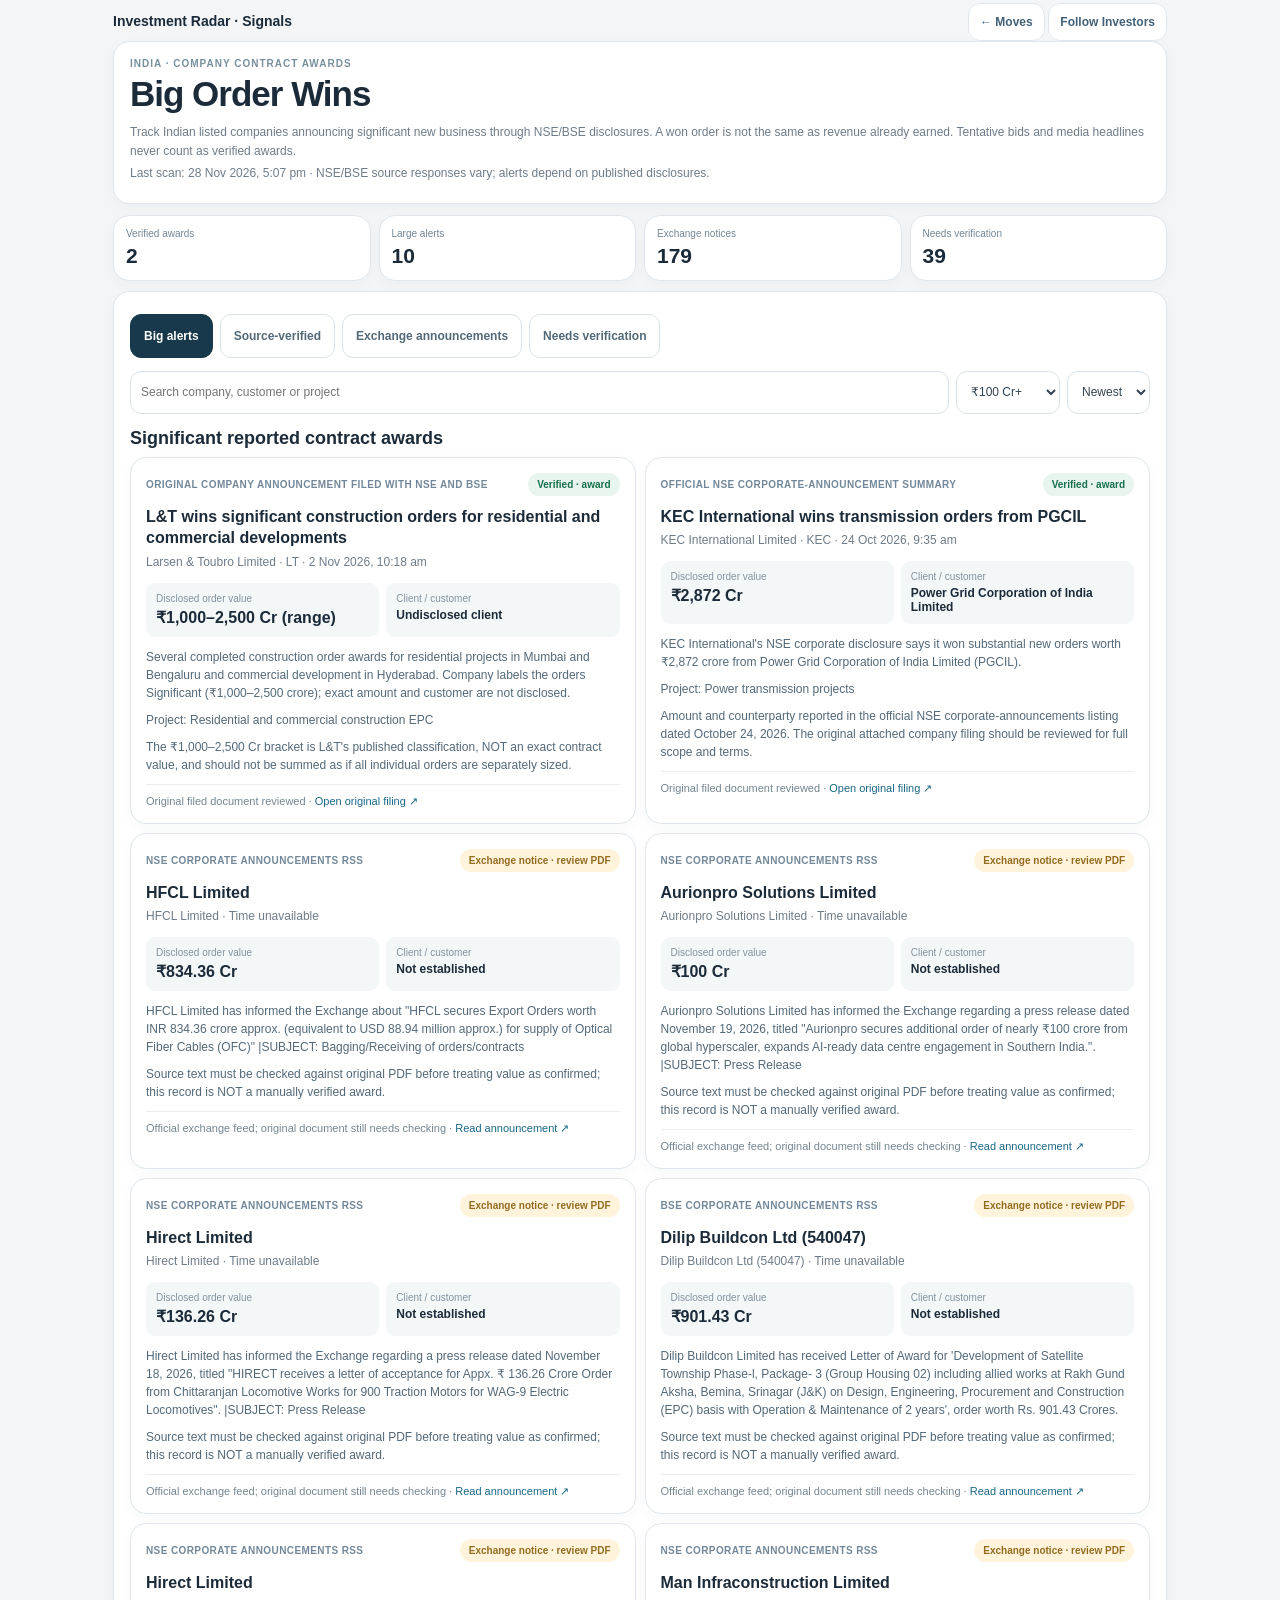
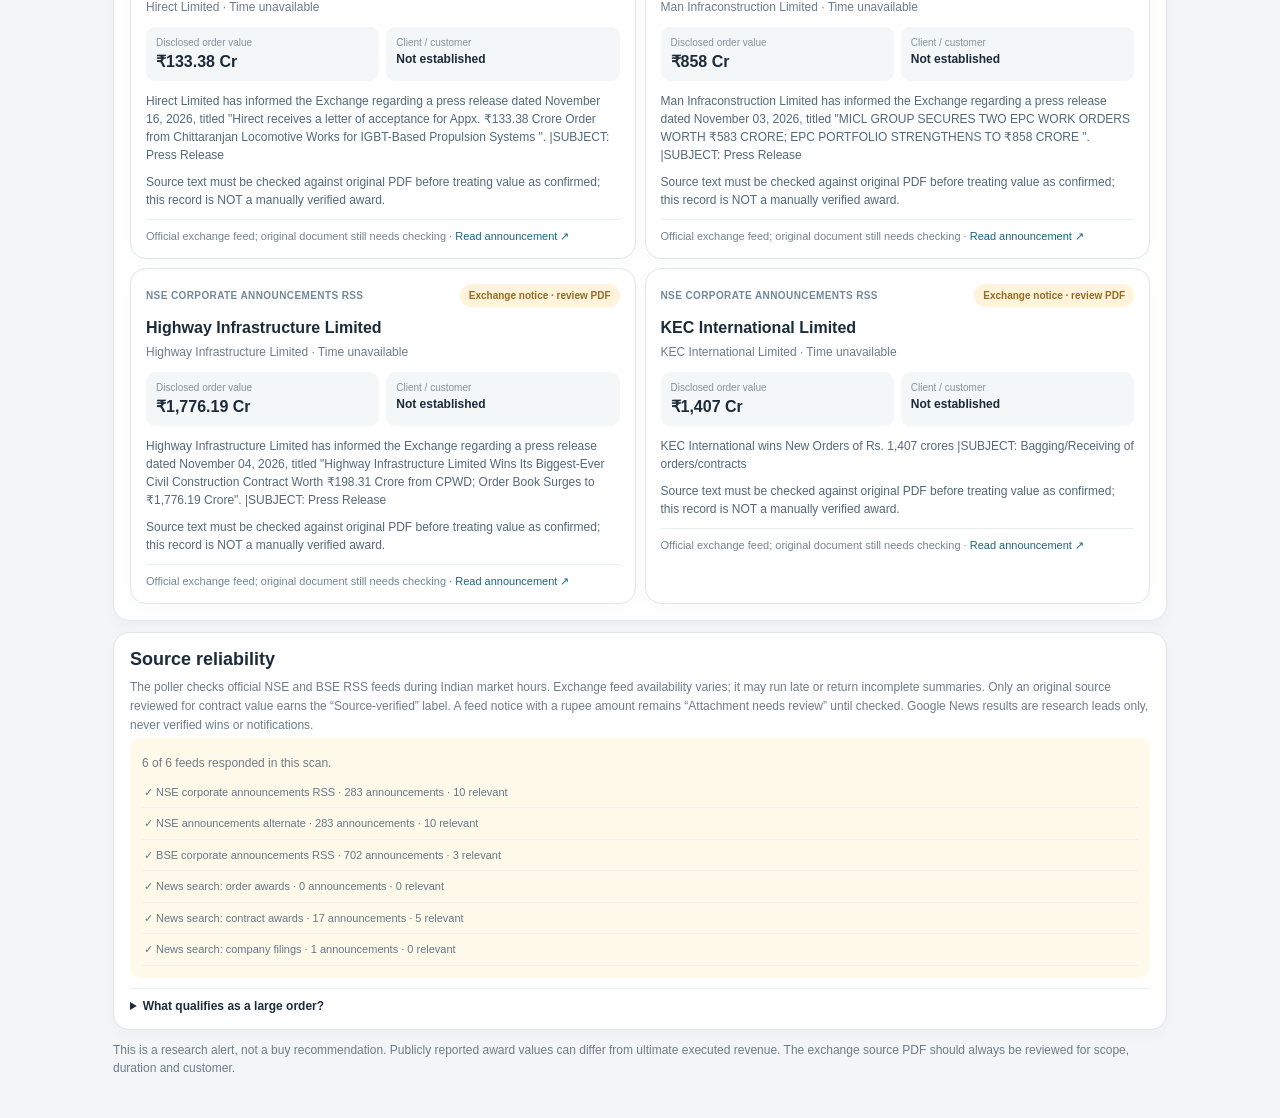
<file: india-orders.html>
<!doctype html><html lang="en"><head><meta charset="utf-8">
<meta name="viewport" content="width=device-width,initial-scale=1,viewport-fit=cover">
<meta name="theme-color" content="#f3f5f7"><title>Big Order Wins · Investment Radar</title>
<style>
*{box-sizing:border-box}body{font-family:-apple-system,BlinkMacSystemFont,"Segoe UI",Arial,sans-serif;color:#1c2b39;background:#f3f5f7;margin:0;font-size:13px}
main{max-width:1080px;margin:0 auto;padding:13px 13px calc(36px + env(safe-area-inset-bottom))}
header{display:flex;align-items:center;justify-content:space-between;gap:12px;margin-bottom:12px}
header strong{font-size:14px}header a{border:1px solid #e0e6eb;border-radius:12px;padding:11px;background:#fff;font-weight:750;color:#436178;text-decoration:none;font-size:12px}
.hero,.panel,.card,.stat{border-radius:16px;border:1px solid #e0e6eb;background:#fff;box-shadow:0 4px 14px #20374608}
.hero,.panel{padding:16px;margin-bottom:11px}.eyebrow{color:#77909c;font-size:10px;font-weight:900;letter-spacing:1px}
h1{font-size:clamp(27px,4vw,35px);margin:5px 0 9px;letter-spacing:-1px}h2{font-size:18px;margin:0 0 8px}h3{font-size:16px;line-height:1.35;margin:0 0 4px}
.muted{font-size:12px;color:#6e7c89;line-height:1.55;margin:4px 0}
.stats{display:grid;grid-template-columns:repeat(4,1fr);gap:8px;margin:10px 0}.stat{padding:12px}.stat small{display:block;color:#738695;font-size:10px}.stat b{font-size:21px;display:block;margin-top:5px}
.tabs{display:flex;overflow:auto;gap:7px;margin:5px 0 12px;padding:1px 0}.tabs button{border:1px solid #dae3e8;border-radius:11px;background:#fff;color:#526979;font-size:12px;padding:11px 13px;white-space:nowrap;min-height:44px;font-weight:800;cursor:pointer}
.tabs button.active{background:#18394c;border-color:#18394c;color:white}
.toolbar{display:grid;grid-template-columns:1fr auto auto;gap:7px;margin-bottom:14px}
input,select{border:1px solid #dbe2e8;border-radius:11px;background:#fff;color:#314453;min-height:43px;padding:10px;font:inherit;font-size:12px;min-width:0}
.cards{display:grid;grid-template-columns:repeat(2,minmax(0,1fr));gap:9px}
.card{padding:15px;min-width:0}.card .top{display:flex;justify-content:space-between;gap:9px;align-items:center}
.cat{color:#72889a;font-size:10px;letter-spacing:.4px;font-weight:900;text-transform:uppercase}
.pill{display:inline-block;padding:6px 9px;border-radius:999px;background:#f1f5f8;color:#48697d;font-size:10px;font-weight:850;white-space:nowrap}
.pill.ok{background:#e8f5ee;color:#17704b}.pill.warn{background:#fff3db;color:#936c20}
.card h3{margin:10px 0 4px}.metrics{display:grid;grid-template-columns:repeat(2,1fr);gap:7px;margin:11px 0}
.metrics div{background:#f4f7f8;border-radius:9px;padding:10px}.metrics small{display:block;font-size:10px;color:#82929e}.metrics b{display:block;font-size:16px;margin-top:4px}
.note{font-size:12px;line-height:1.5;color:#536979;margin:9px 0}.foot{font-size:11px;border-top:1px solid #e9eef1;padding-top:10px;margin-top:10px;color:#738590}
a{color:#196786;text-decoration:none}.warning{padding:12px;background:#fff9e9;border-radius:10px;color:#725b37;font-size:12px;line-height:1.5}
details{border-top:1px solid #e8eef2;padding-top:10px;margin-top:10px}summary{font-size:12px;cursor:pointer;font-weight:800}
.status{padding:7px 2px;border-bottom:1px solid #eef1f3;font-size:11px;color:#62788a}
@media(max-width:700px){.cards{grid-template-columns:1fr}.stats{grid-template-columns:repeat(2,1fr)}.hero,.panel{padding:12px}.toolbar{grid-template-columns:1fr 1fr}.toolbar input{grid-column:1 / -1}}
</style></head><body><main>
<header><strong>Investment Radar · Signals</strong><div><a href="moves.html">← Moves</a> <a href="follow-investors.html">Follow Investors</a></div></header>
<section class="hero"><div class="eyebrow">INDIA · COMPANY CONTRACT AWARDS</div><h1>Big Order Wins</h1>
<p class="muted">Track Indian listed companies announcing significant new business through NSE/BSE disclosures. A won order is not the same as revenue already earned. Tentative bids and media headlines never count as verified awards.</p>
<p class="muted" id="lastSync">Loading disclosure feed…</p></section>
<div class="stats" id="stats"><div class="stat"><small>Verified awards</small><b>—</b></div></div>
<section class="panel"><nav class="tabs" aria-label="Order views">
<button type="button" data-tab="alerts" class="active">Big alerts</button>
<button type="button" data-tab="verifiedOrders">Source-verified</button>
<button type="button" data-tab="exchangeNotices">Exchange announcements</button>
<button type="button" data-tab="researchLeads">Needs verification</button>
</nav>
<div class="toolbar"><input type="search" id="query" placeholder="Search company, customer or project" aria-label="Search order announcements">
<select id="size" aria-label="Order minimum"><option value="0">Any size</option><option value="100" selected>₹100 Cr+</option><option value="500">₹500 Cr+</option><option value="1000">₹1,000 Cr+</option><option value="5000">₹5,000 Cr+</option></select>
<select id="sort" aria-label="Sort orders"><option value="newest">Newest</option><option value="largest">Largest</option></select></div>
<h2 id="viewTitle">Significant disclosed order announcements</h2>
<div class="cards" id="cards" aria-live="polite"><div class="warning">Checking live data…</div></div></section>
<section class="panel"><h2>Source reliability</h2>
<p class="muted">The poller checks official NSE and BSE RSS feeds during Indian market hours. Exchange feed availability varies; it may run late or return incomplete summaries. Only an original source reviewed for contract value earns the “Source-verified” label. A feed notice with a rupee amount remains “Attachment needs review” until checked. Google News results are research leads only, never verified wins or notifications.</p>
<div id="sourceHealth" class="warning">No source status yet.</div>
<details><summary>What qualifies as a large order?</summary>
<p class="muted">For now, the alert floor is ₹100 crore of awarded contract value (or an issuer's documented order-size classification with a lower bound of at least ₹100 crore). The default filters can be adjusted above. Revenue significance cannot be estimated without verified annual turnover, and a ₹100 crore order can be huge for one business but immaterial to another. Orders may span multiple years, may contain cancellation clauses, and can be modified.</p></details></section>
<p class="muted">This is a research alert, not a buy recommendation. Publicly reported award values can differ from ultimate executed revenue. The exchange source PDF should always be reviewed for scope, duration and customer.</p>
</main><script src="india-orders.js?v=1"></script></body></html>
</file>
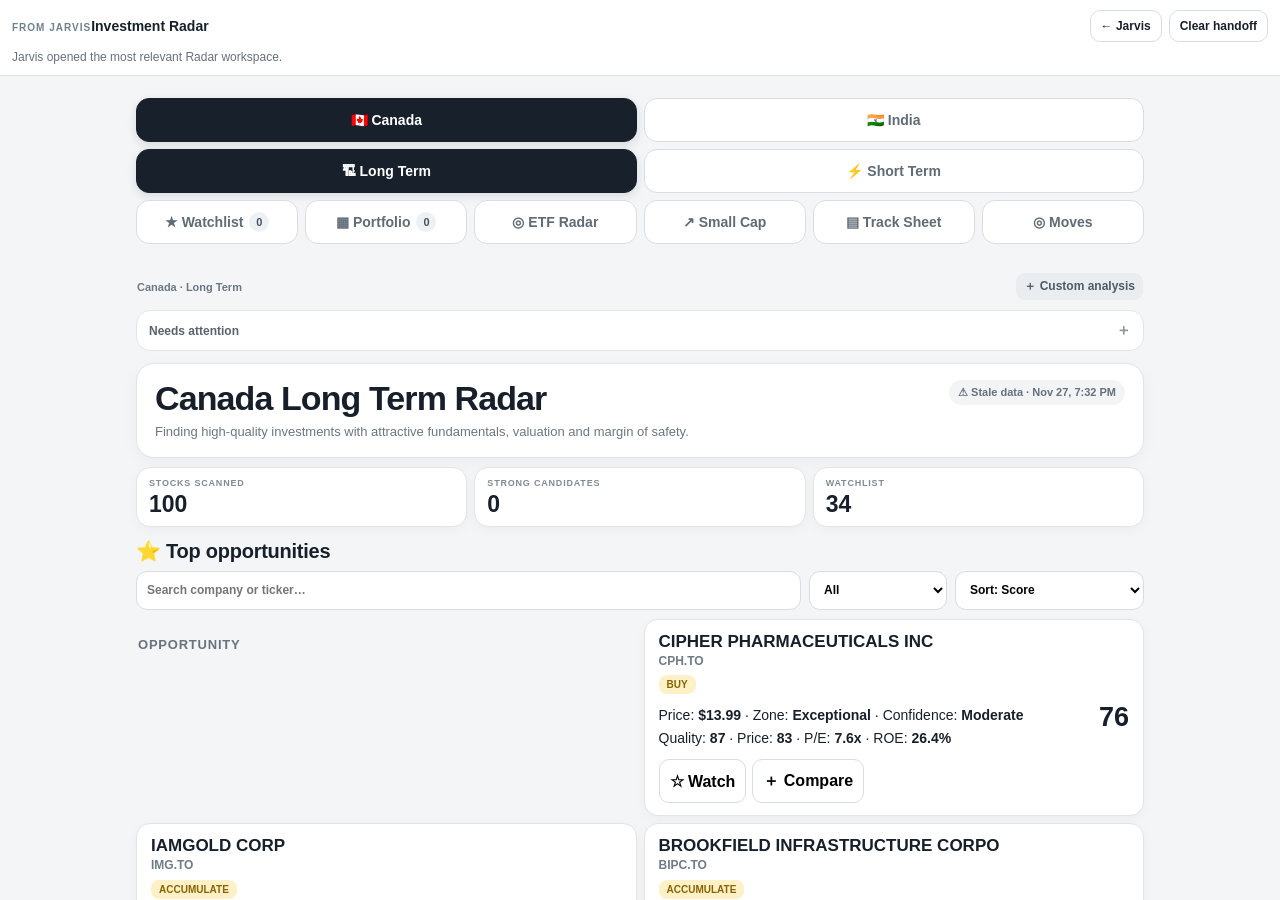
<file: jarvis.html>
<!doctype html>
<html lang="en">
<head>
  <meta charset="utf-8">
  <meta name="viewport" content="width=device-width,initial-scale=1,viewport-fit=cover">
  <meta name="theme-color" content="#f4f6f8">
  <title>Jarvis → Investment Radar</title>
  <style>
    *{box-sizing:border-box}html,body{margin:0;height:100%;background:#f4f6f8;color:#17202a;font-family:-apple-system,BlinkMacSystemFont,"Segoe UI",Arial,sans-serif}.handoff{height:100%;display:grid;grid-template-rows:auto 1fr}.bar{padding:10px max(12px,env(safe-area-inset-right)) 10px max(12px,env(safe-area-inset-left));background:rgba(255,255,255,.94);border-bottom:1px solid #dde2e7;backdrop-filter:blur(18px);display:grid;gap:7px}.bar-top{display:flex;align-items:center;justify-content:space-between;gap:10px}.bar small{font-size:10px;font-weight:900;letter-spacing:.1em;color:#71808e}.bar strong{font-size:14px}.bar p{margin:0;font-size:12px;line-height:1.35;color:#65717d;white-space:nowrap;overflow:hidden;text-overflow:ellipsis}.bar a,.bar button{border:1px solid #d8dde3;background:#fff;color:#17202a;text-decoration:none;border-radius:10px;padding:8px 10px;font:inherit;font-size:12px;font-weight:750;cursor:pointer}.actions{display:flex;gap:7px}.frame{width:100%;height:100%;border:0;background:#f4f6f8}@media(max-width:540px){.bar-top{align-items:flex-start}.actions{flex-wrap:wrap}.bar p{white-space:normal;display:-webkit-box;-webkit-line-clamp:2;-webkit-box-orient:vertical}}
  </style>
</head>
<body>
  <div class="handoff">
    <div class="bar">
      <div class="bar-top">
        <div><small>FROM JARVIS</small><strong id="title">Opening Investment Radar…</strong></div>
        <div class="actions"><a href="../Jarvis/">← Jarvis</a><button id="clear" type="button">Clear handoff</button></div>
      </div>
      <p id="prompt"></p>
    </div>
    <iframe id="radarFrame" class="frame" title="Investment Radar"></iframe>
  </div>
  <script>
    (()=>{
      const KEY='jarvis-app-handoff-v1';
      let payload=null;
      try{payload=JSON.parse(localStorage.getItem(KEY)||'null')}catch{}
      const params=new URLSearchParams(location.search);
      if(!payload||payload.target!=='investment-radar'){
        payload={target:'investment-radar',prompt:params.get('prompt')||'',answer:'',ticker:params.get('ticker')||'',market:params.get('market')||'',route:params.get('route')||'home',created:new Date().toISOString()};
      }
      const age=Date.now()-new Date(payload.created||0).getTime();
      if(Number.isFinite(age)&&age>24*60*60*1000)payload={...payload,prompt:'',answer:'',ticker:'',route:'home'};
      const route=['custom','etf','portfolio','smallcap','home'].includes(payload.route)?payload.route:'home';
      const target={custom:'custom.html',etf:'etf.html',portfolio:'portfolio.html',smallcap:'smallcap.html',home:'index.html'}[route];
      const labels={custom:'Custom stock analysis',etf:'ETF Radar',portfolio:'Portfolio',smallcap:'Small Cap Radar',home:'Investment Radar'};
      document.getElementById('title').textContent=labels[route];
      document.getElementById('prompt').textContent=payload.prompt||'Jarvis opened the most relevant Radar workspace.';
      const frame=document.getElementById('radarFrame');
      frame.src=target;
      frame.addEventListener('load',()=>{
        if(route!=='custom')return;
        try{
          const doc=frame.contentDocument;
          const ticker=doc?.getElementById('ticker');
          const market=doc?.getElementById('market');
          const run=doc?.getElementById('run');
          if(ticker&&payload.ticker)ticker.value=payload.ticker;
          if(market&&['Canada','India'].includes(payload.market))market.value=payload.market;
          if(ticker&&ticker.value&&run)setTimeout(()=>run.click(),120);
        }catch{}
      });
      document.getElementById('clear').addEventListener('click',()=>{
        try{localStorage.removeItem(KEY)}catch{}
        document.getElementById('prompt').textContent='Handoff cleared. Investment Radar remains open.';
      });
    })();
  </script>
</body>
</html>
</file>
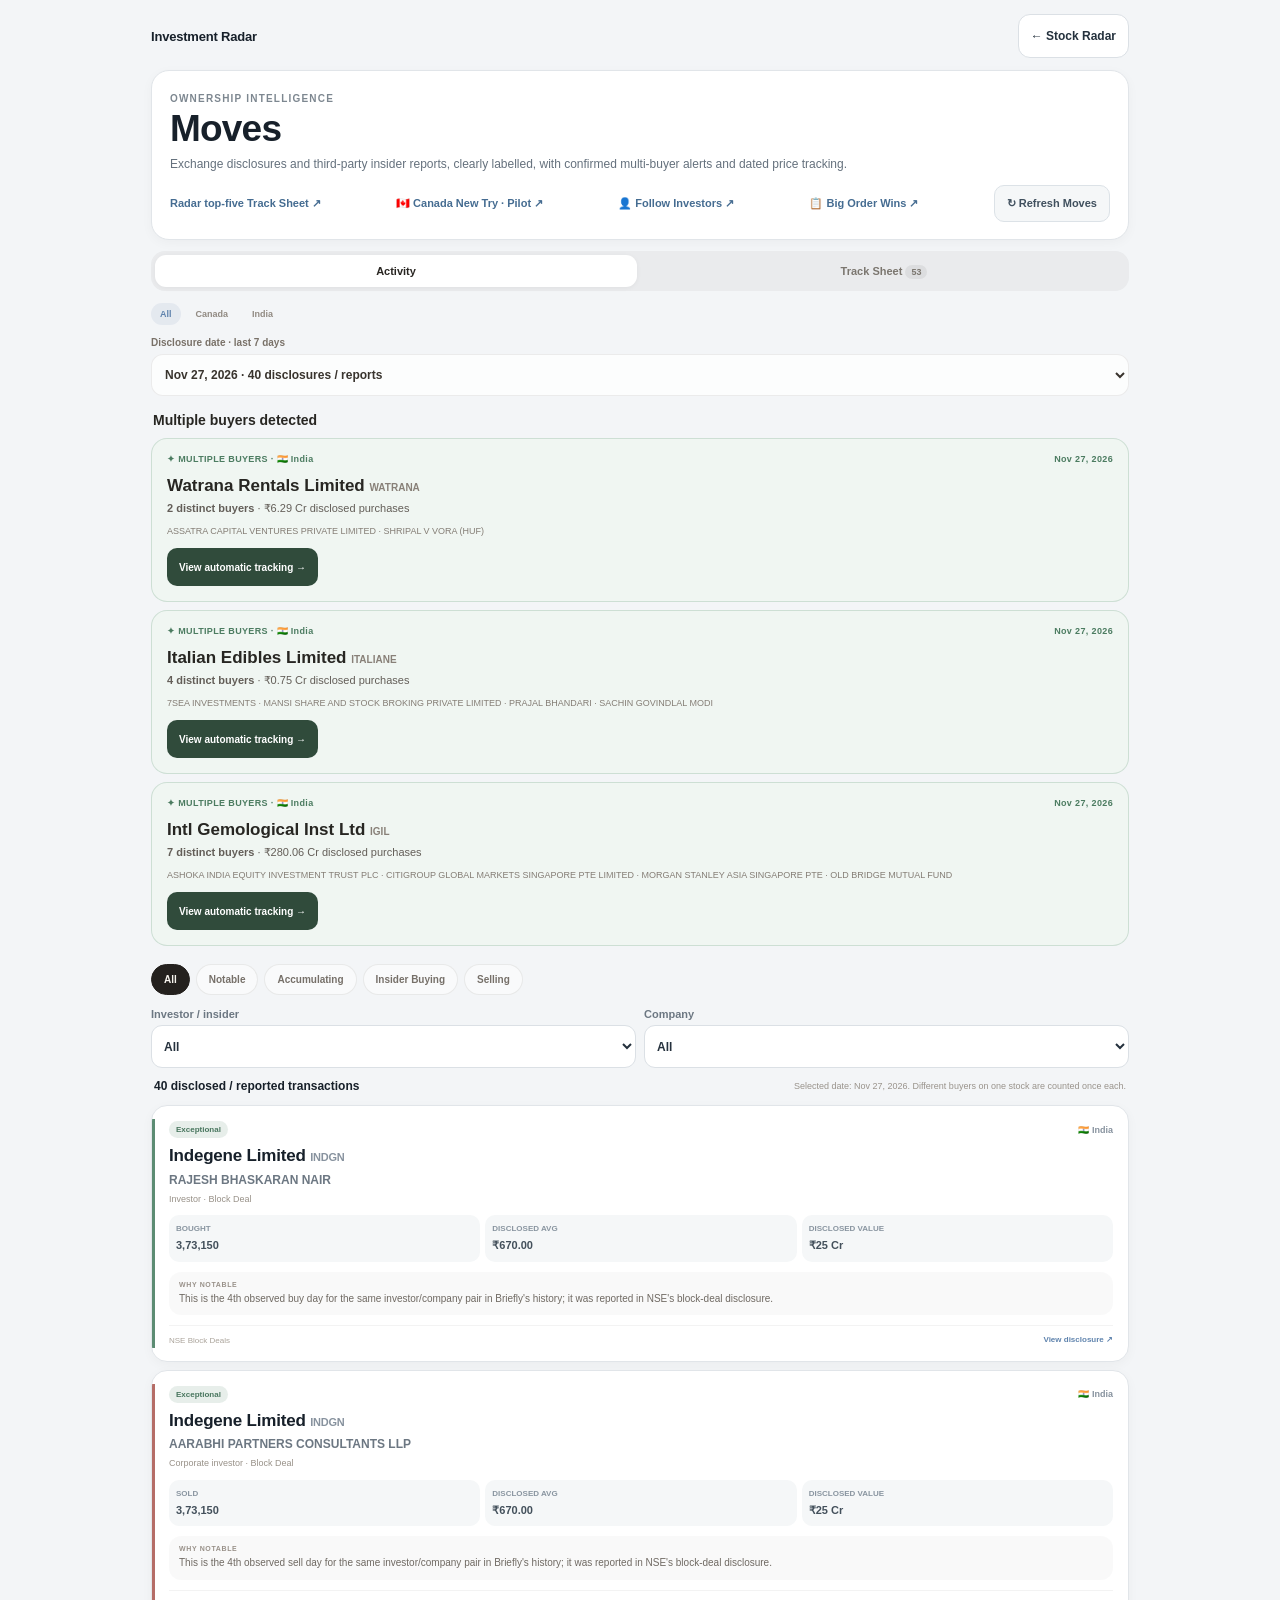
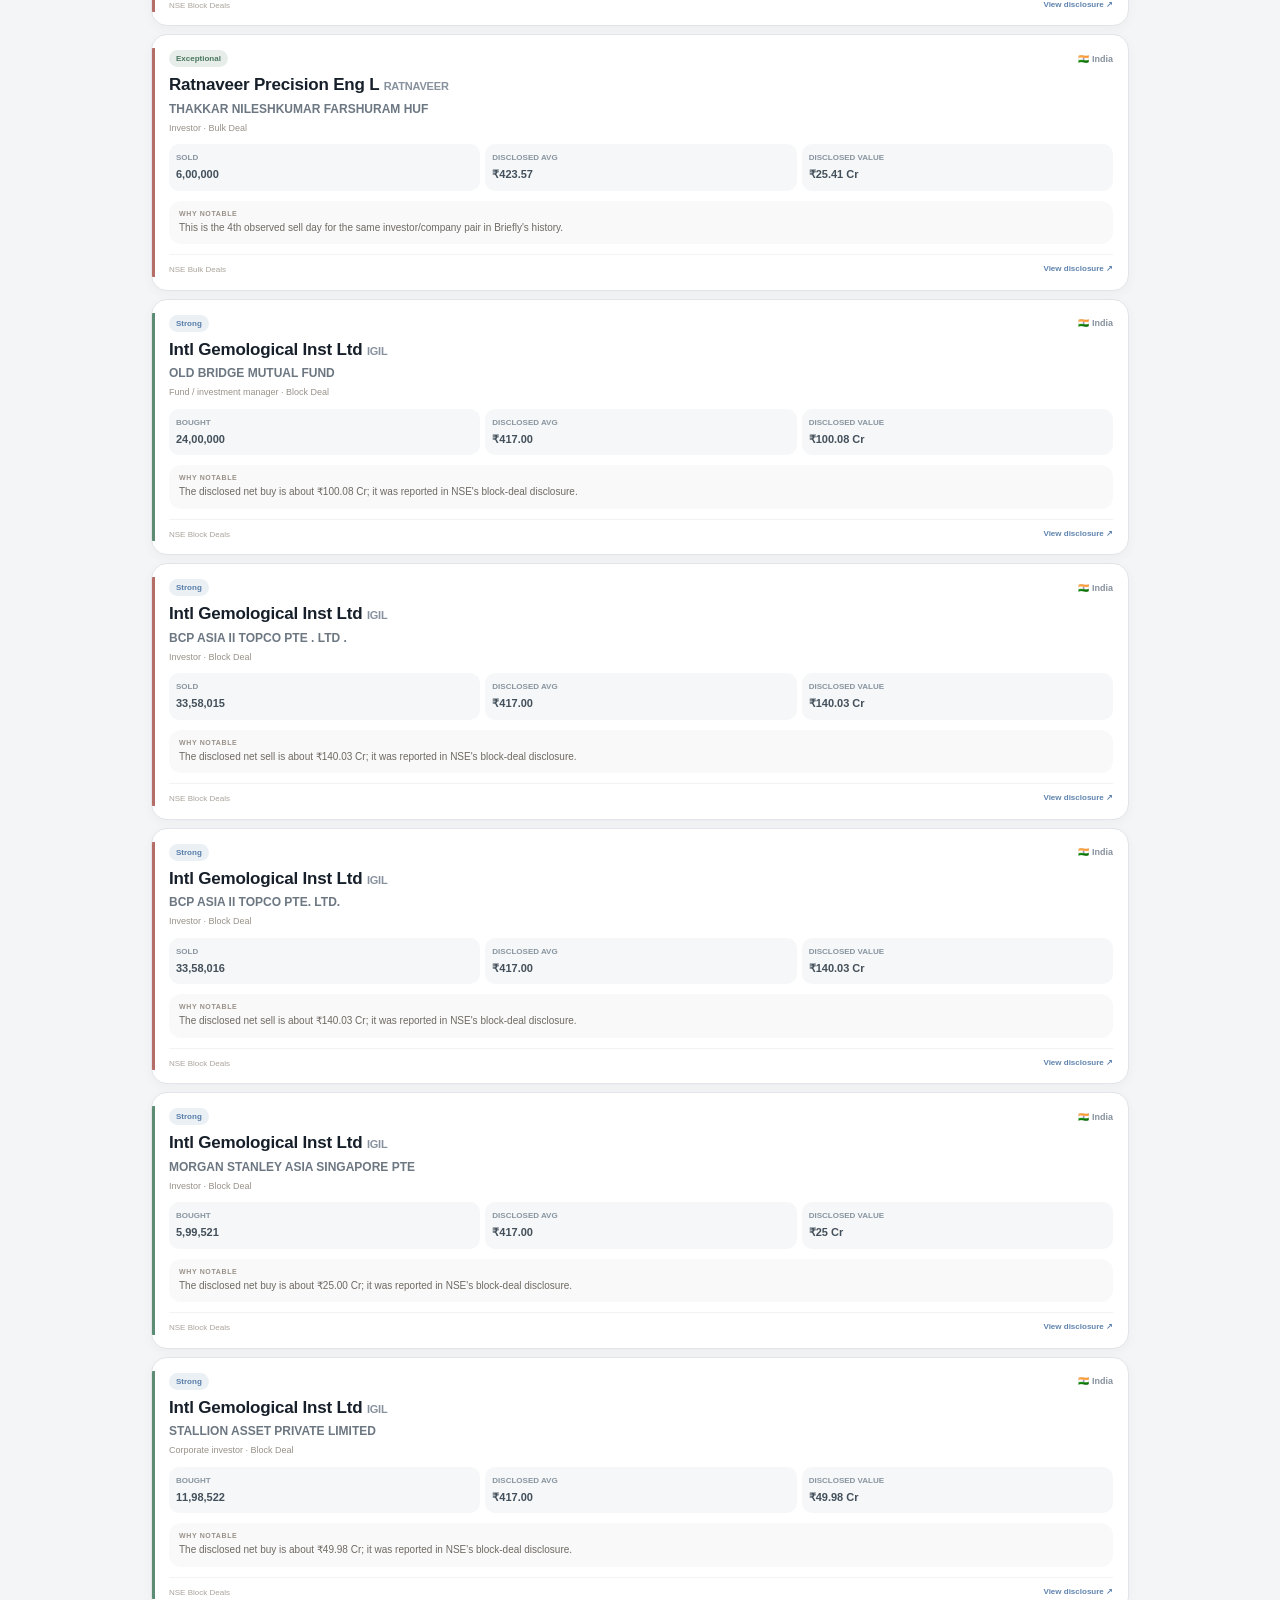
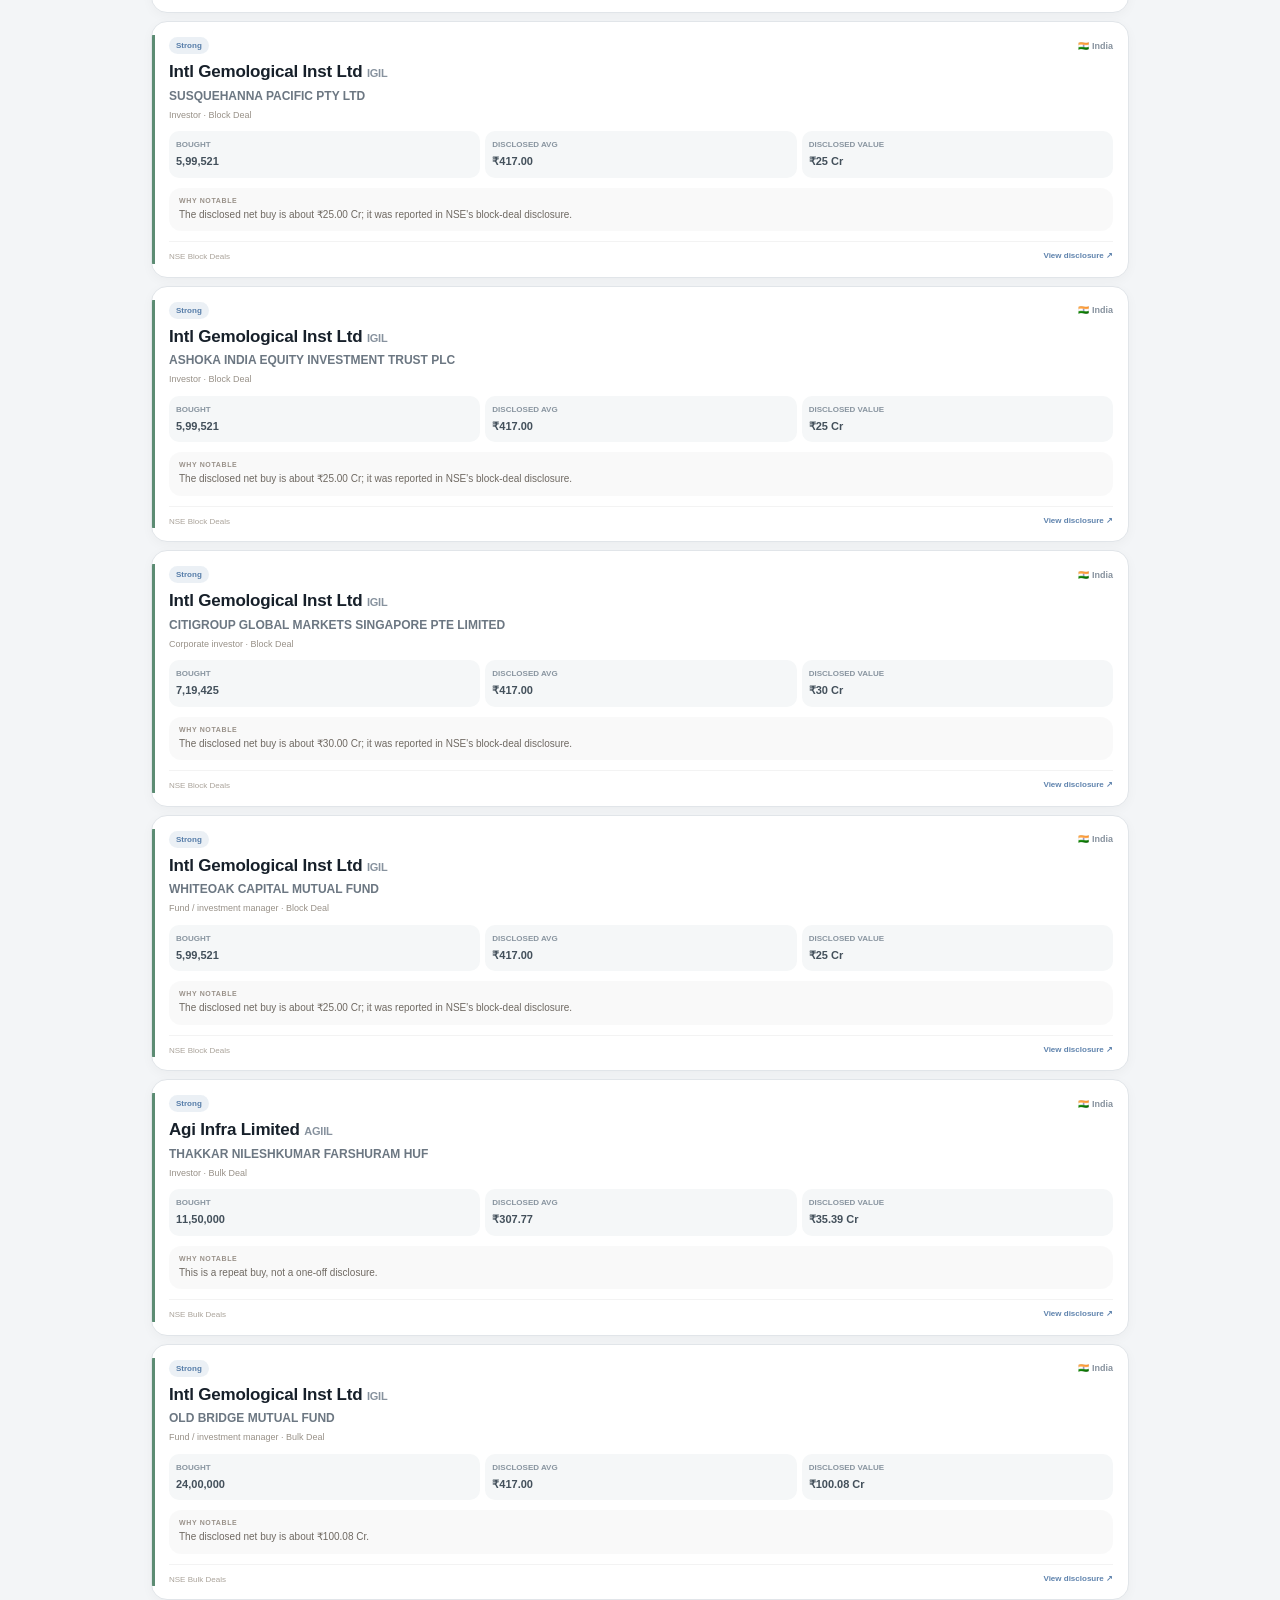
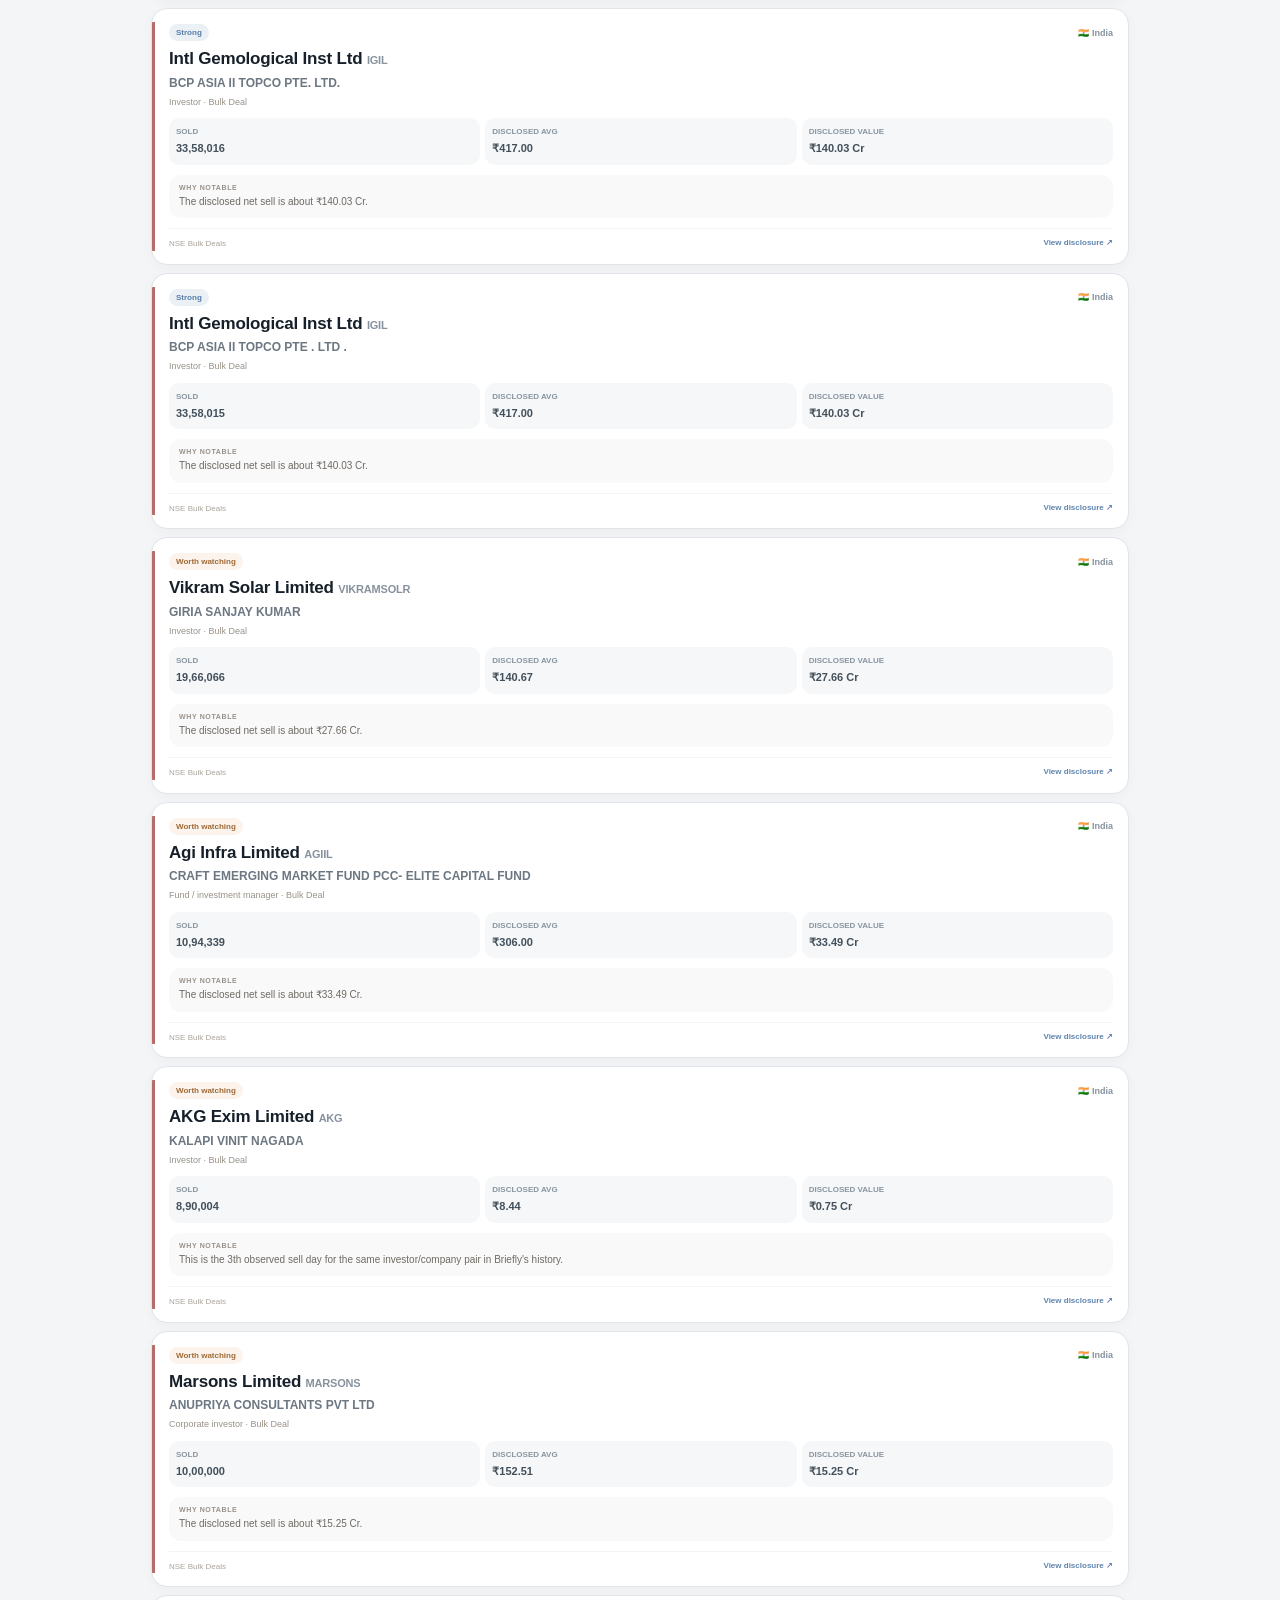
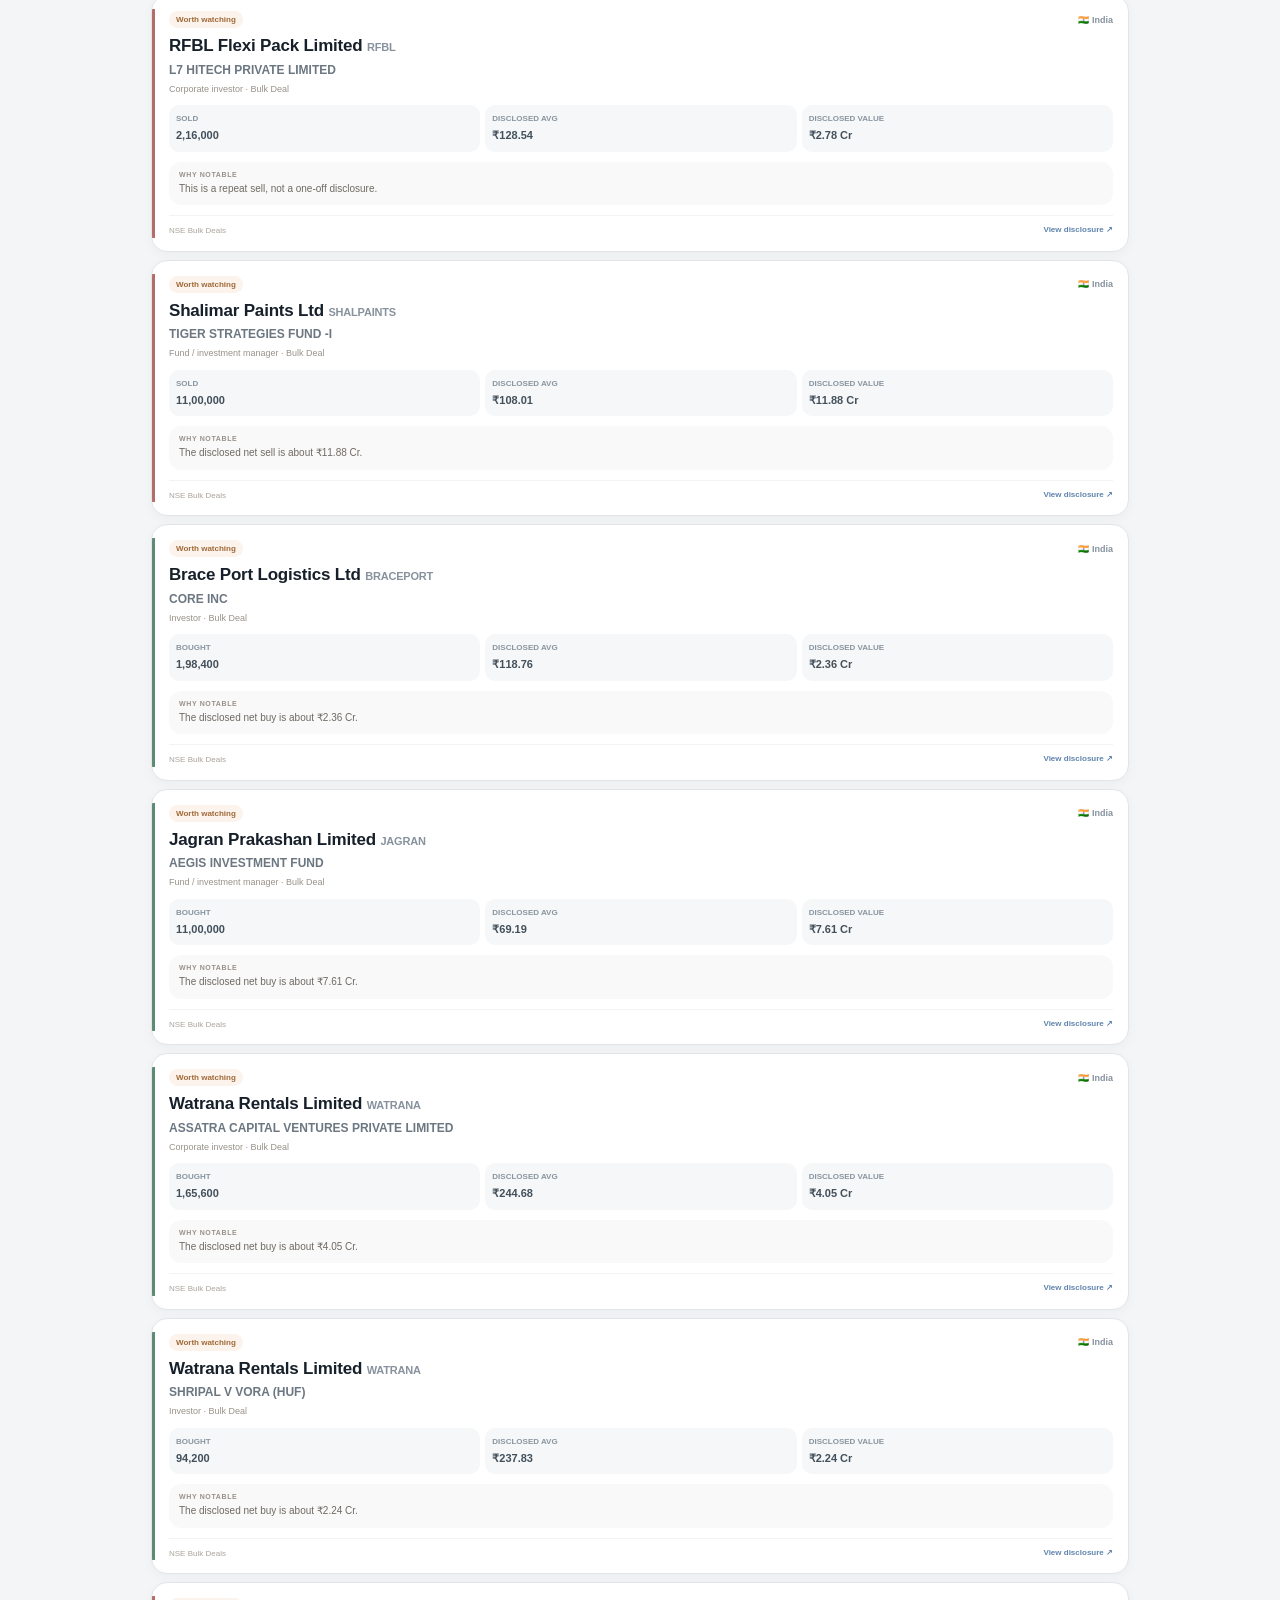
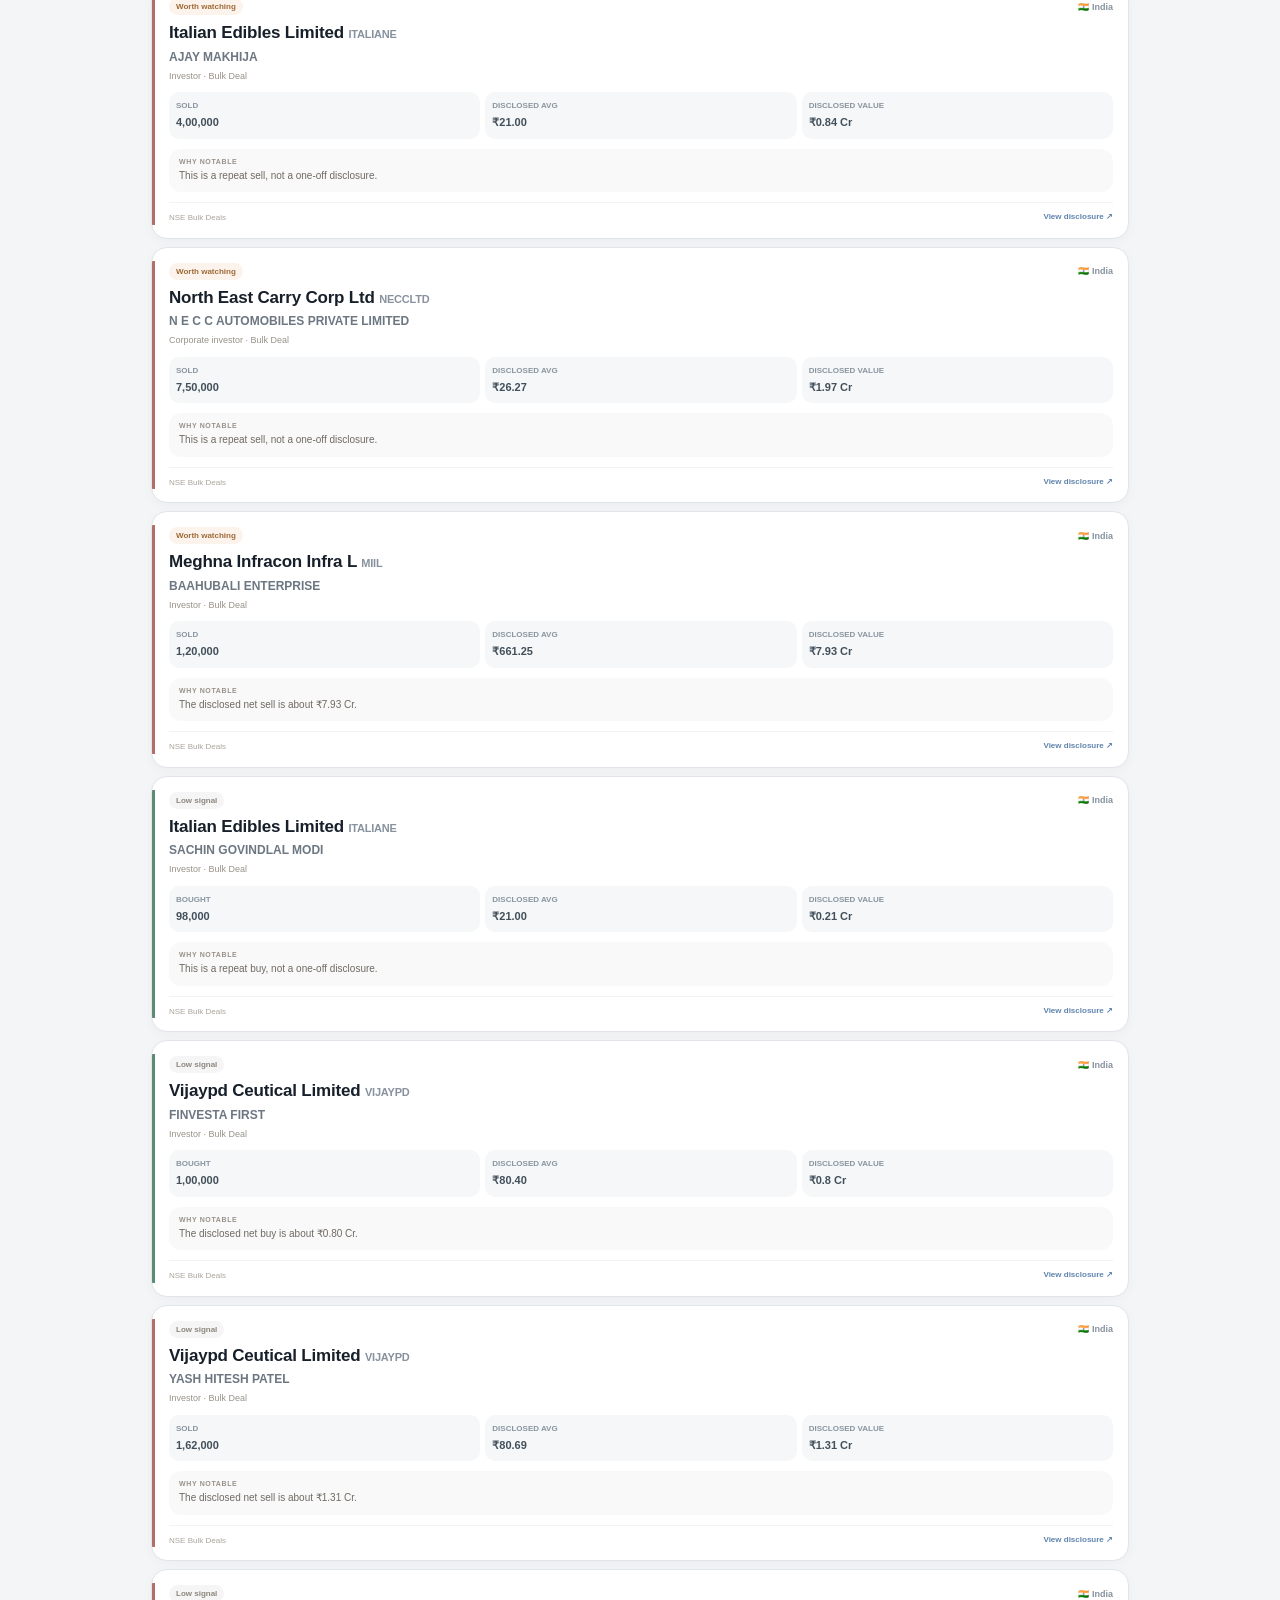
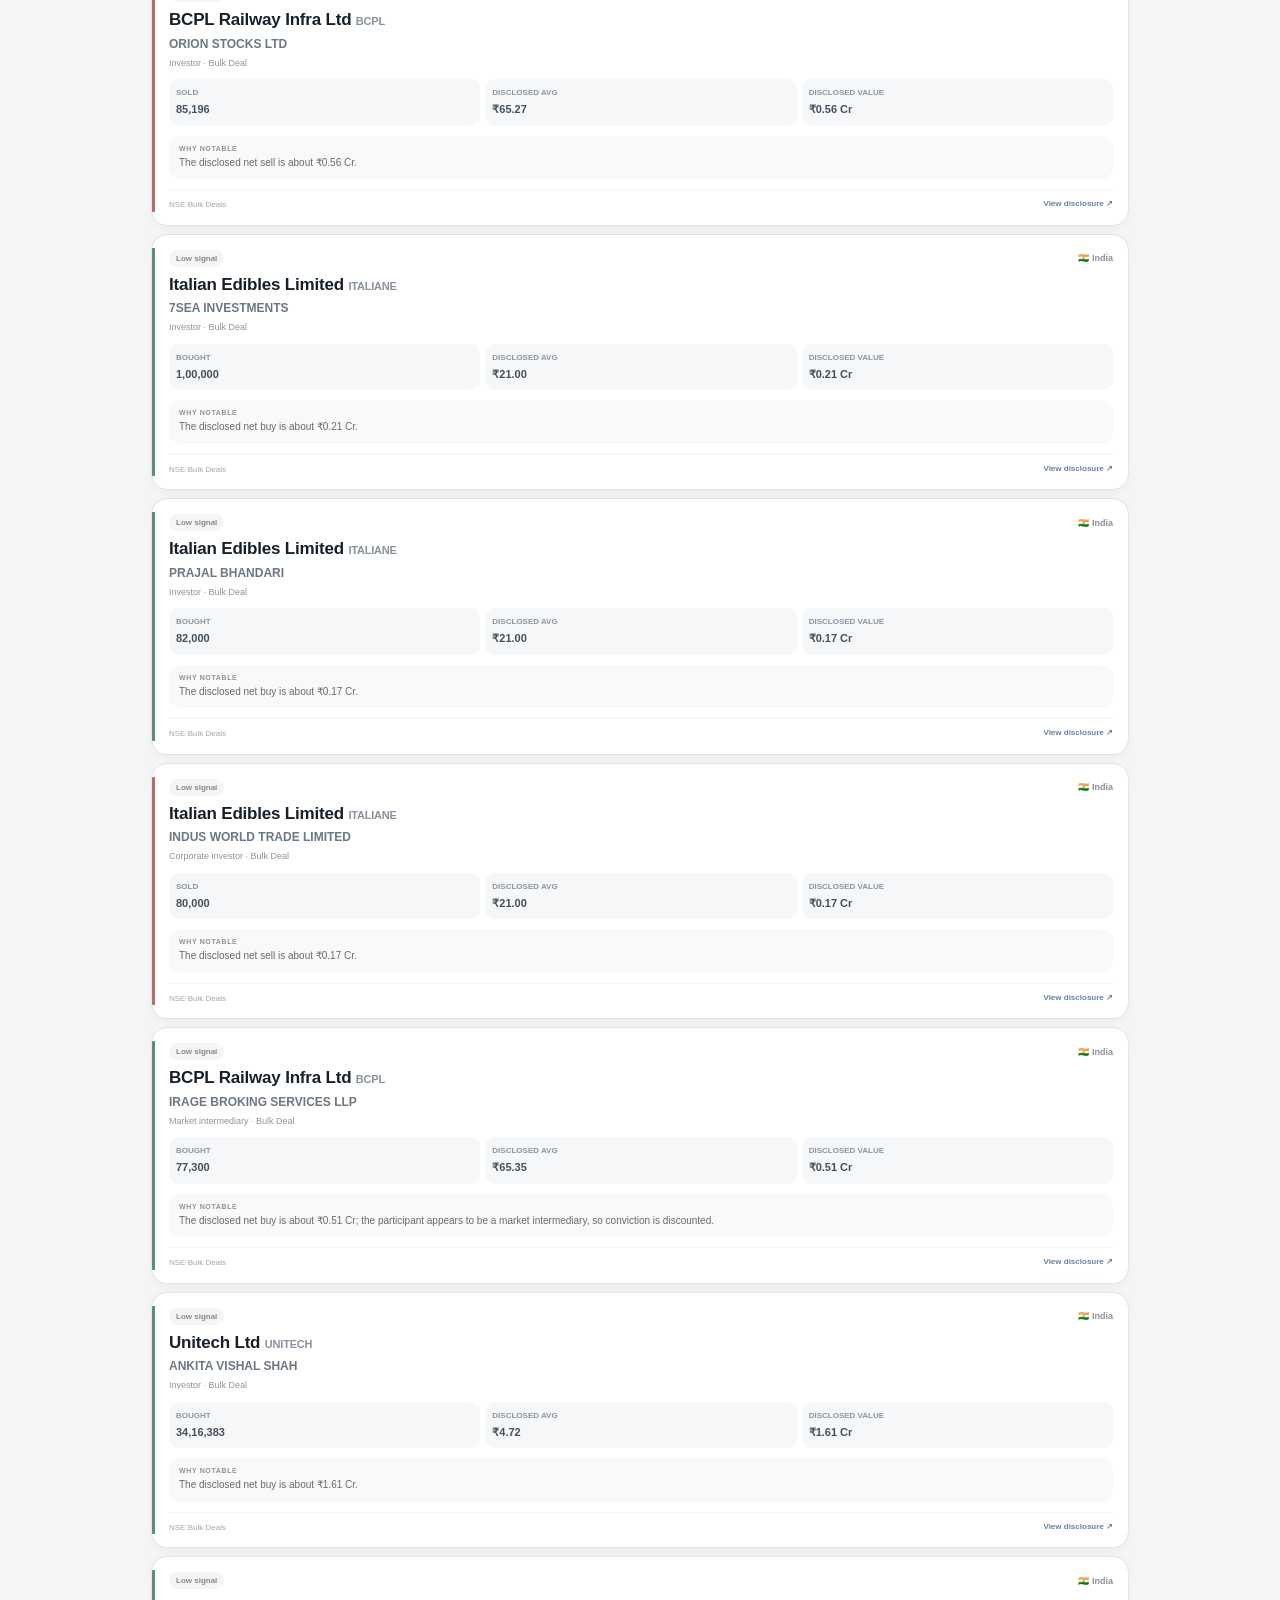
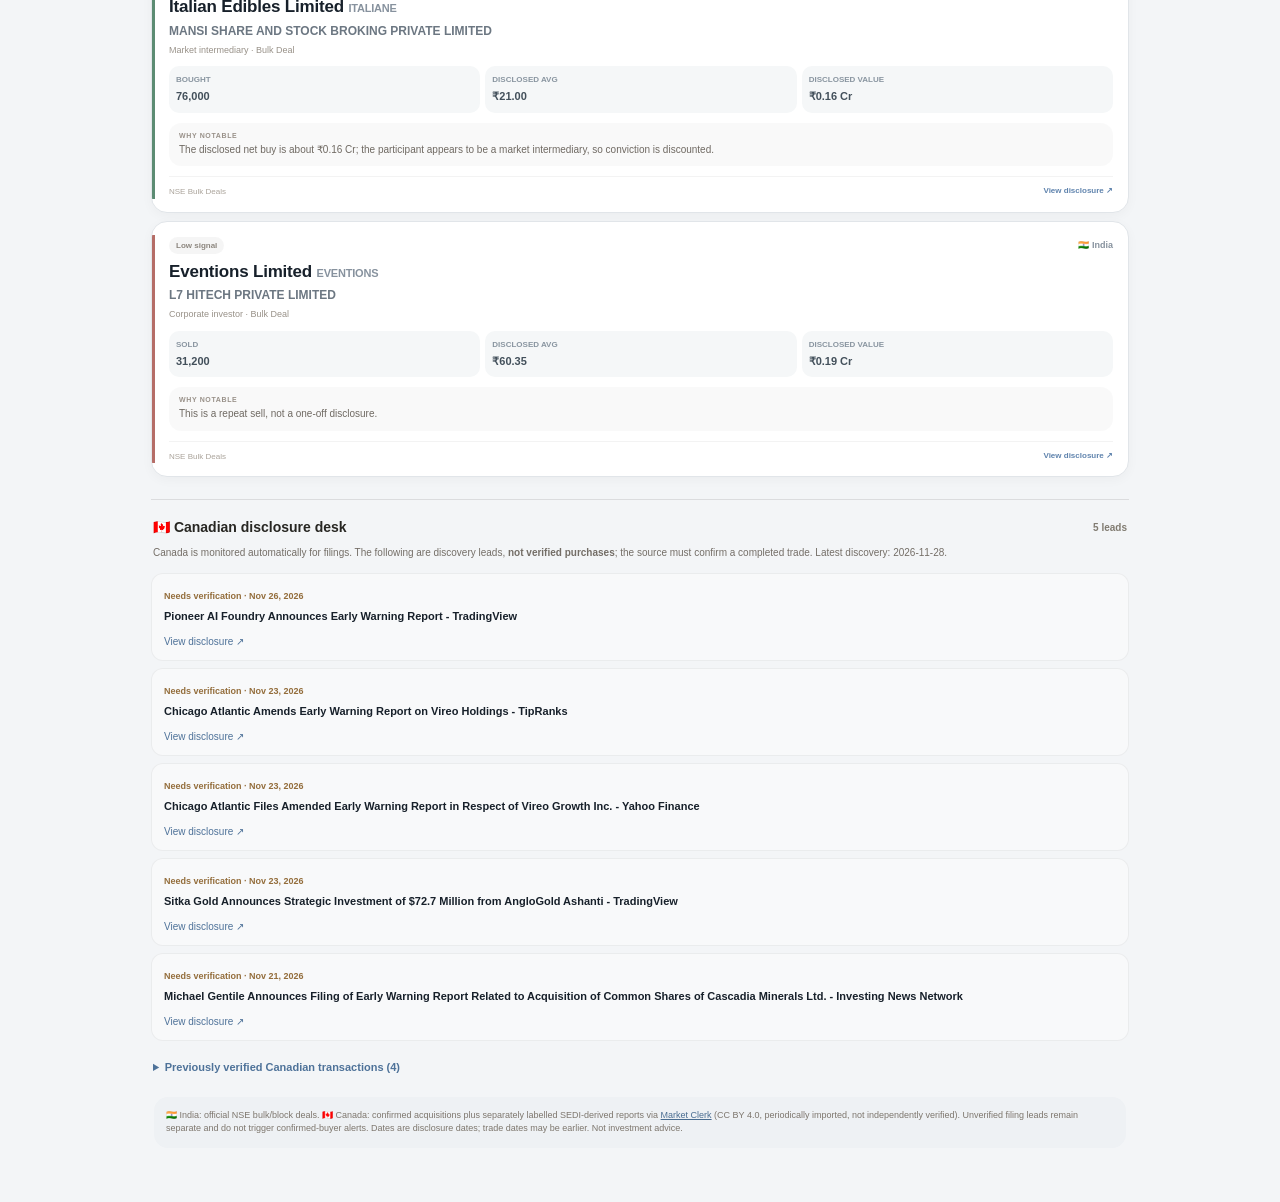
<file: moves.html>
<!DOCTYPE html>
<html lang="en">
<head><meta charset="UTF-8"><meta name="viewport" content="width=device-width,initial-scale=1,viewport-fit=cover">
<meta name="theme-color" content="#f3f5f7"><meta name="apple-mobile-web-app-capable" content="yes">
<title>Moves · Investment Radar</title>
<link rel="stylesheet" href="moves-radar.css?v=1">
<link rel="stylesheet" href="moves-v2.css?v=1">
<link rel="stylesheet" href="moves-v3.css?v=1">
</head>
<body><main>
<header class="radar-top"><span class="radar-name">Investment Radar</span><a class="radar-back" href="index.html">← Stock Radar</a></header>
<div class="radar-hero"><span class="eyebrow">OWNERSHIP INTELLIGENCE</span><h1>Moves</h1>
<p>Exchange disclosures and third-party insider reports, clearly labelled, with confirmed multi-buyer alerts and dated price tracking.</p>
<div class="radar-hero-actions"><a href="track-sheet.html">Radar top-five Track Sheet ↗</a><a href="canada-new-try.html">🇨🇦 Canada New Try · Pilot ↗</a><a href="follow-investors.html">👤 Follow Investors ↗</a><a href="india-orders.html">📋 Big Order Wins ↗</a><button type="button" onclick="refreshMoves()">↻ Refresh Moves</button></div>
</div>
<div id="moves-root"><div class="moves-empty">Loading Moves data…</div></div>
</main><script src="moves-core.js?v=1"></script><script src="moves.js?v=2"></script></body>
</html>
</file>
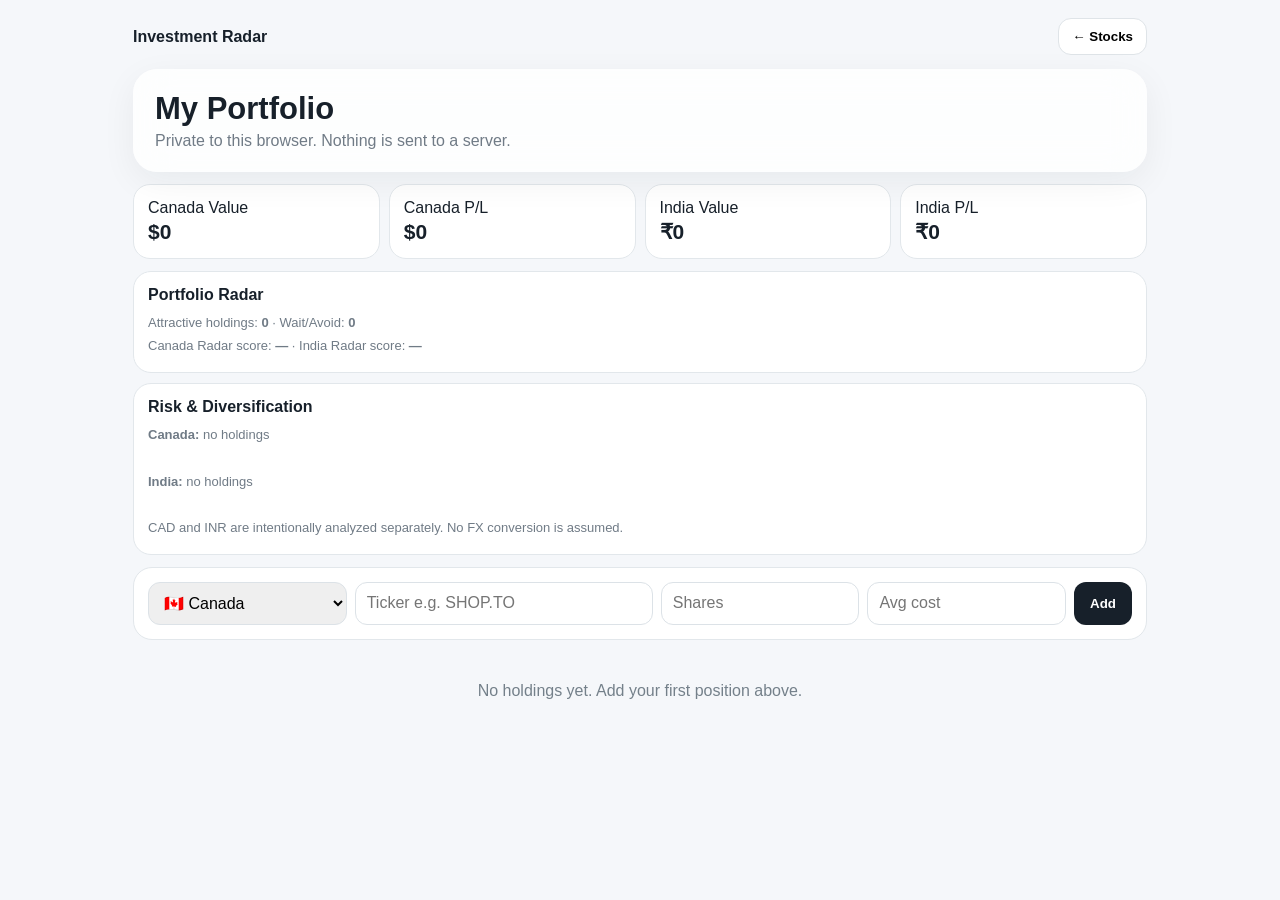
<file: portfolio.html>
<!DOCTYPE html><html lang="en"><head><meta charset="UTF-8"><meta name="viewport" content="width=device-width,initial-scale=1"><meta name="theme-color" content="#f5f7fa"><title>Portfolio · Investment Radar</title><style>*{box-sizing:border-box}body{margin:0;background:#f5f7fa;color:#17202a;font-family:-apple-system,BlinkMacSystemFont,"Segoe UI",Roboto,Arial,sans-serif}.wrap{max-width:1050px;margin:auto;padding:18px}.top{display:flex;justify-content:space-between;align-items:center;margin-bottom:14px}.btn{border:1px solid #dfe4e8;background:#fff;border-radius:13px;padding:10px 13px;font-weight:800}.hero{background:rgba(255,255,255,.82);backdrop-filter:blur(18px);border-radius:24px;padding:22px;box-shadow:0 10px 35px rgba(20,30,40,.06)}h1{margin:0 0 5px;font-size:31px}.muted{color:#707b86}.stats{display:grid;grid-template-columns:repeat(4,1fr);gap:9px;margin:12px 0}.stat{background:#fff;border:1px solid #e2e7eb;border-radius:17px;padding:14px}.stat b{display:block;font-size:21px;margin-top:3px}.form{margin-top:12px;background:#fff;border-radius:19px;padding:14px;border:1px solid #e2e7eb;display:grid;grid-template-columns:.8fr 1.2fr .8fr .8fr auto;gap:8px}input,select{width:100%;border:1px solid #dce2e7;border-radius:12px;padding:11px;font:inherit}.add{background:#17202a;color:#fff;border:0;border-radius:12px;padding:11px 16px;font-weight:800}.list{display:grid;gap:8px;margin-top:12px}.card{background:#fff;border:1px solid #e2e7eb;border-radius:18px;padding:14px}.row{display:flex;justify-content:space-between}.ticker{font-weight:900}.meta{color:#707b86;font-size:13px;margin-top:5px}.remove{border:0;background:#f1f3f5;border-radius:9px;padding:6px 9px}.empty{text-align:center;padding:30px;color:#74808a}@media(max-width:650px){.stats{grid-template-columns:1fr 1fr}.form{grid-template-columns:1fr 1fr}.form .add{grid-column:span 2}}
@media(max-width:650px){html,body{overflow-x:hidden}body{padding-bottom:env(safe-area-inset-bottom)}.wrap{padding:12px max(12px,env(safe-area-inset-right)) calc(28px + env(safe-area-inset-bottom)) max(12px,env(safe-area-inset-left))}.top{gap:8px}.btn,.add,input,select{min-height:44px}.hero{padding:18px}.stats{grid-template-columns:1fr 1fr}.stat{padding:12px}.stat b{font-size:18px;overflow-wrap:anywhere}.form{grid-template-columns:1fr;padding:12px}.form .add{grid-column:auto}.row{gap:10px}.card{overflow:hidden}.meta{overflow-wrap:anywhere}}@media(max-width:390px){.stats{grid-template-columns:1fr}.top strong{font-size:14px}}
@media(max-width:650px){html{-webkit-text-size-adjust:100%}input,select{font-size:16px!important}.stats{grid-template-columns:1fr 1fr}.card{padding:14px}.row{align-items:flex-start}.row>div:first-child{min-width:0;overflow-wrap:anywhere}}
@media(max-width:360px){.stats{grid-template-columns:1fr}}

@media(max-width:700px){a,button,input,select{-webkit-tap-highlight-color:transparent}button,a,.btn,.back,.nav,.tab,.market,.run,.add{touch-action:manipulation}input,select{font-size:16px!important}}

/* v1 mobile release overrides */
@media(max-width:700px){html{-webkit-text-size-adjust:100%}html,body{overflow-x:hidden}body{padding-bottom:env(safe-area-inset-bottom)}a,button,input,select{-webkit-tap-highlight-color:transparent;touch-action:manipulation}button,input,select,.back,.nav,.tab,.market,.run,.add,.btn{min-height:44px}input,select{font-size:16px!important}}
</style></head><body><div class="wrap"><div class="top"><strong>Investment Radar</strong><button class="btn" onclick="location.href='index.html'">← Stocks</button></div><section class="hero"><h1>My Portfolio</h1><div class="muted">Private to this browser. Nothing is sent to a server.</div></section><div class="stats"><div class="stat">Canada Value<b id="canadaValue">—</b></div><div class="stat">Canada P/L<b id="canadaGain">—</b></div><div class="stat">India Value<b id="indiaValue">—</b></div><div class="stat">India P/L<b id="indiaGain">—</b></div></div><div id="health" class="card" style="margin-top:12px;"></div><div id="risk" class="card" style="margin-top:10px;"></div><div class="form"><select id="market"><option value="Canada">🇨🇦 Canada</option><option value="India">🇮🇳 India</option></select><input id="ticker" placeholder="Ticker e.g. SHOP.TO"><input id="shares" type="number" step="any" placeholder="Shares"><input id="cost" type="number" step="any" placeholder="Avg cost"><button class="add" onclick="addHolding()">Add</button></div><div id="list" class="list"></div></div><script src="engine/scoring.js?v=1.0.0"></script><script src="engine/dataQuality.js?v=1.0.0"></script><script src="engine/psychology.js?v=1.0.0"></script><script src="engine/valuation.js?v=1.0.0"></script><script src="engine/valuationV2.js?v=1.0.0"></script><script src="engine/scoringV2.js?v=1.0.0"></script><script src="engine/decisionEngine.js?v=1.0.0"></script><script src="engine/portfolio.js?v=1.0.0"></script><script>
let marketData={Canada:{},India:{}};
async function getData(){for(const market of ['Canada','India']){try{const d=await fetch('data/'+market.toLowerCase()+'_radar.json?'+Date.now(),{cache:'no-store'}).then(r=>r.json());for(const s of d.stocks||[]){const p=s.price&&typeof s.price==='object'?s.price:{};s.price=Number(s.currentPrice??s.price??p.current??s.technical?.currentPrice)||null;s.currentPrice=s.price;s._market=market;marketData[market][s.ticker]=s}}catch(e){console.error(market,e)}}}
function money(n,market){return n==null?'—':(market==='India'?'₹':'$')+Number(n).toLocaleString(market==='India'?'en-IN':'en-CA',{maximumFractionDigits:2})}
function radarFor(s){if(!s||typeof window.getRadarDecision!=='function')return null;try{return window.getRadarDecision(s,'Long Term')}catch(e){return null}}
function resolve(x){if(x.market&&marketData[x.market]?.[x.ticker])return {market:x.market,s:marketData[x.market][x.ticker]};for(const m of ['Canada','India'])if(marketData[m][x.ticker]){PORTFOLIO.migrateMarket(x.ticker,m);return {market:m,s:marketData[m][x.ticker]}}return {market:x.market||null,s:null}}
function analyze(items,market){const rows=items.filter(x=>x.market===market),known=rows.filter(x=>x.val!=null),value=known.reduce((a,x)=>a+x.val,0),invested=rows.reduce((a,x)=>a+x.inv,0),sectors={};known.forEach(x=>{const sec=x.s?.sector||x.s?.profile?.sector||'Unknown';sectors[sec]=(sectors[sec]||0)+x.val});const sorted=[...known].sort((a,b)=>b.val-a.val),largest=sorted[0],largestPct=largest&&value?largest.val/value*100:0,top3=value?sorted.slice(0,3).reduce((a,x)=>a+x.val,0)/value*100:0,topSector=Object.entries(sectors).sort((a,b)=>b[1]-a[1])[0],sectorPct=topSector&&value?topSector[1]/value*100:0,radarKnown=known.filter(x=>x.d),radarValue=radarKnown.reduce((a,x)=>a+x.val,0),score=radarValue?radarKnown.reduce((a,x)=>a+x.val*x.d.score,0)/radarValue:null,flags=[];if(largestPct>25)flags.push('Largest holding '+largest.x.ticker+' is '+largestPct.toFixed(1)+'%.');if(sectorPct>35)flags.push((topSector?.[0]||'Largest sector')+' is '+sectorPct.toFixed(1)+'%.');if(top3>65&&rows.length>3)flags.push('Top 3 holdings are '+top3.toFixed(1)+'% of this market portfolio.');if(rows.length&&rows.length<5)flags.push('Fewer than 5 holdings; company-specific risk is concentrated.');return {rows,value,invested,gain:value-invested,largest,largestPct,top3,topSector,sectorPct,score,flags}}
function render(){const stored=PORTFOLIO.load(),enriched=stored.map(x=>{const r=resolve(x),s=r.s,market=r.market,sh=Number(x.shares)||0,cost=Number(x.avgCost)||0,p=s?.price??null,inv=sh*cost,val=p==null?null:sh*p,d=radarFor(s);return{x:{...x,market},market,s,sh,cost,p,inv,val,d}}),ca=analyze(enriched,'Canada'),ind=analyze(enriched,'India'),list=document.getElementById('list');document.getElementById('canadaValue').textContent=money(ca.value,'Canada');document.getElementById('canadaGain').textContent=money(ca.gain,'Canada');document.getElementById('indiaValue').textContent=money(ind.value,'India');document.getElementById('indiaGain').textContent=money(ind.gain,'India');
if(!stored.length)list.innerHTML='<div class="empty">No holdings yet. Add your first position above.</div>';else list.innerHTML=enriched.map(z=>{const gl=z.val==null?null:z.val-z.inv,a=z.market==='India'?ind:ca,w=a.value&&z.val!=null?z.val/a.value*100:null;return `<article class="card"><div class="row"><div><div class="ticker">${z.x.ticker} · ${z.market||'Market unknown'}</div><div class="meta">${z.sh} shares · Avg ${money(z.cost,z.market)} · Current ${money(z.p,z.market)}</div></div><button class="remove" onclick="PORTFOLIO.remove('${z.x.ticker}','${z.market||''}');render()">Remove</button></div><div class="meta">Value ${money(z.val,z.market)} · P/L ${money(gl,z.market)} · ${z.market||'Market'} weight ${w==null?'—':w.toFixed(1)+'%'}</div><div class="meta" style="margin-top:7px;font-weight:800;">Radar: ${z.d?z.d.verdict+' · '+Math.round(z.d.score)+'/100 · '+z.d.priceZone:'Ticker not in current Radar universe'}</div></article>`}).join('');
const attractive=enriched.filter(x=>['STRONG BUY','BUY','ACCUMULATE'].includes(x.d?.verdict)).length,weak=enriched.filter(x=>['WAIT','AVOID'].includes(x.d?.verdict)).length;document.getElementById('health').innerHTML='<strong>Portfolio Radar</strong><div class="meta" style="line-height:1.8;margin-top:7px;">Attractive holdings: <b>'+attractive+'</b> · Wait/Avoid: <b>'+weak+'</b><br>Canada Radar score: <b>'+(ca.score==null?'—':ca.score.toFixed(0)+'/100')+'</b> · India Radar score: <b>'+(ind.score==null?'—':ind.score.toFixed(0)+'/100')+'</b></div>';
function marketLine(name,a){if(!a.rows.length)return '<b>'+name+':</b> no holdings';return '<b>'+name+':</b> Largest '+(a.largest?a.largest.x.ticker+' '+a.largestPct.toFixed(1)+'%':'—')+' · Top 3 '+a.top3.toFixed(1)+'% · Largest sector '+(a.topSector?a.topSector[0]+' '+a.sectorPct.toFixed(1)+'%':'—')+(a.flags.length?'<br>'+a.flags.map(f=>'⚠ '+f).join('<br>'):'<br>✓ No major concentration flags from tracked holdings.')}
document.getElementById('risk').innerHTML='<strong>Risk & Diversification</strong><div class="meta" style="line-height:1.8;margin-top:7px;">'+marketLine('Canada',ca)+'<br><br>'+marketLine('India',ind)+'<br><br><span>CAD and INR are intentionally analyzed separately. No FX conversion is assumed.</span></div>'}
async function addHolding(){const market=document.getElementById('market').value,ticker=document.getElementById('ticker').value.trim().toUpperCase(),shares=Number(document.getElementById('shares').value),avgCost=Number(document.getElementById('cost').value);if(!ticker||!shares||!avgCost)return alert('Enter market, ticker, shares and average cost.');PORTFOLIO.add({market,ticker,shares,avgCost});document.getElementById('ticker').value='';document.getElementById('shares').value='';document.getElementById('cost').value='';render()}
getData().then(render);</script></body></html>
</file>
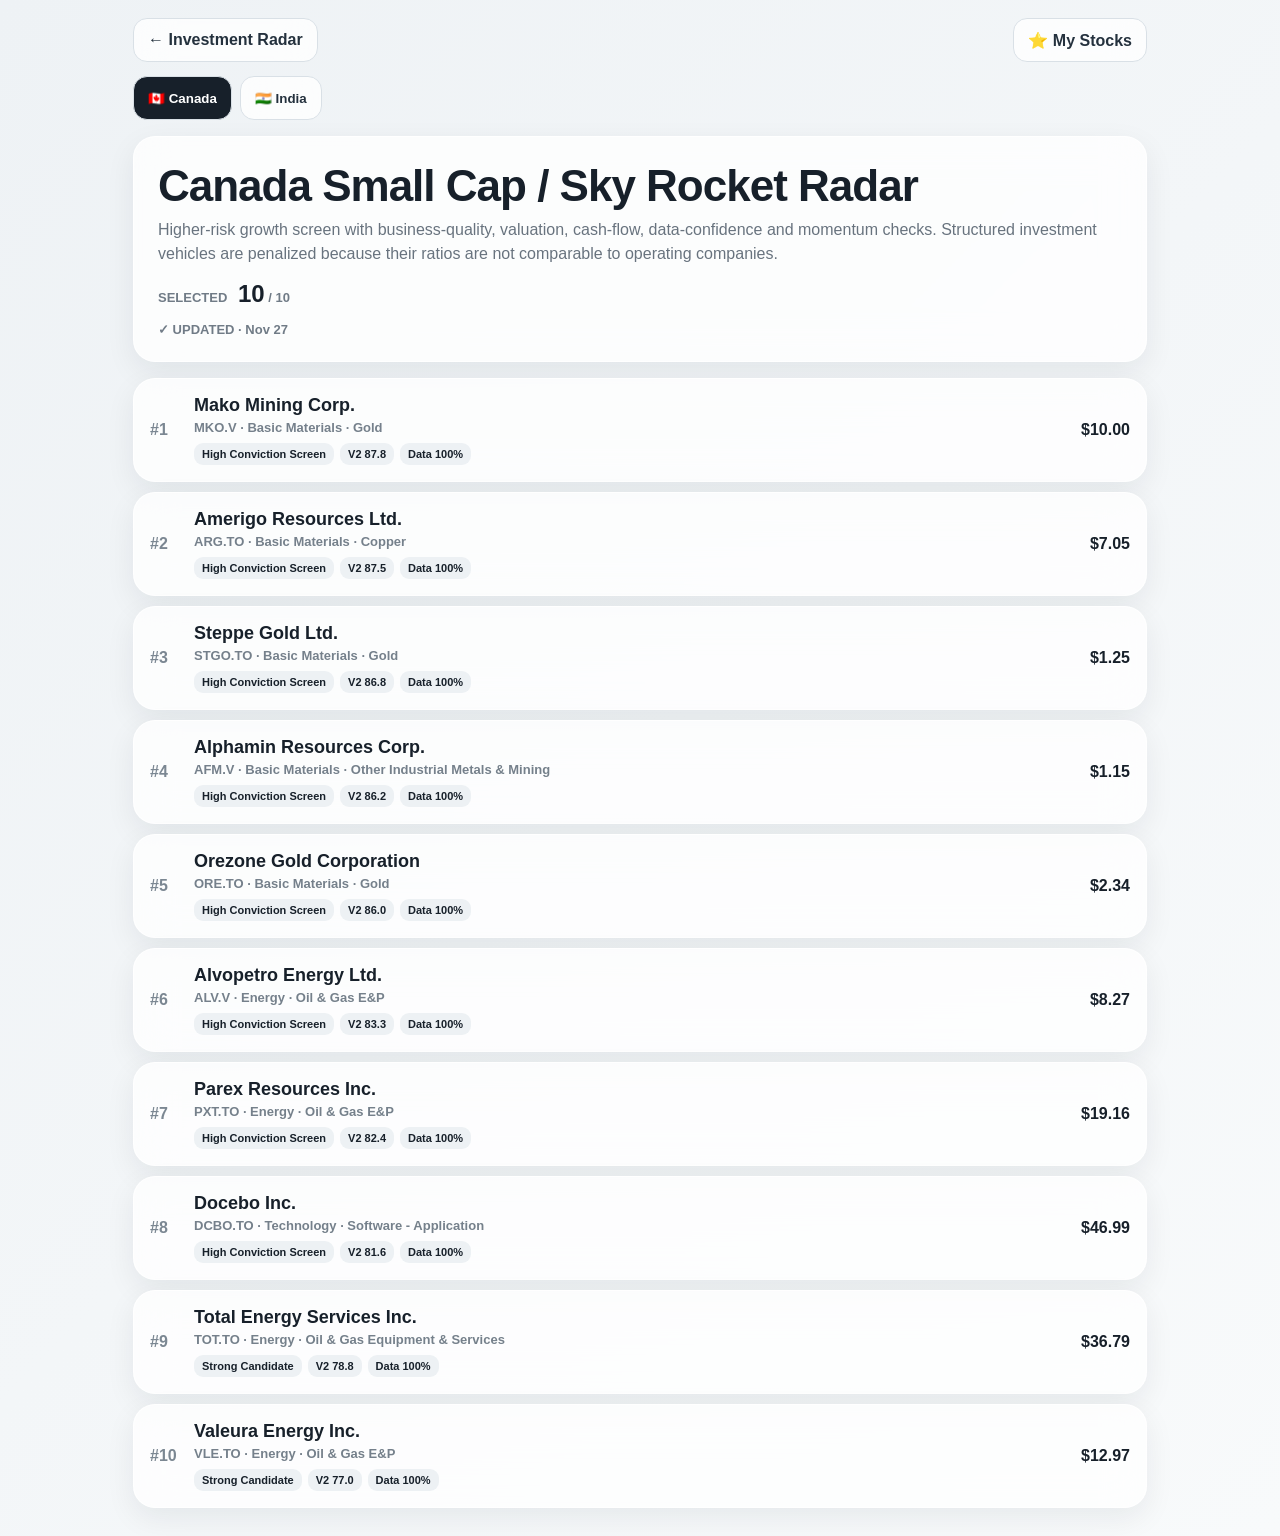
<file: smallcap.html>
<!DOCTYPE html>
<html lang="en">
<head>
<meta charset="UTF-8">
<meta name="viewport" content="width=device-width,initial-scale=1">
<meta name="theme-color" content="#eef2f5">
<title>Small Cap v3 · Investment Radar</title>
<style>
*{box-sizing:border-box}
html{-webkit-text-size-adjust:100%}
body{margin:0;background:linear-gradient(135deg,#eef2f5,#f8fafb);color:#17202a;font-family:-apple-system,BlinkMacSystemFont,"Segoe UI",sans-serif;padding-bottom:env(safe-area-inset-bottom)}
a,button,input,select{-webkit-tap-highlight-color:transparent;touch-action:manipulation}
.app{max-width:1050px;margin:auto;padding:18px}
.top{display:flex;justify-content:space-between;gap:12px;align-items:center;margin-bottom:14px}
.nav,.market,.back{border:1px solid #d9e0e6;background:rgba(255,255,255,.78);backdrop-filter:blur(18px);border-radius:14px;padding:10px 14px;font-weight:800;text-decoration:none;color:#24313d;cursor:pointer;min-height:44px;display:flex;align-items:center;justify-content:center}
.markets{display:flex;gap:8px;margin-bottom:16px}.market.active{background:#17202a;color:#fff}
.hero,.detail,.card{background:rgba(255,255,255,.78);backdrop-filter:blur(20px);border:1px solid rgba(255,255,255,.8);box-shadow:0 10px 30px rgba(20,30,40,.07);border-radius:22px}
.hero{padding:24px;margin-bottom:16px}.hero h1{margin:0 0 7px;font-size:clamp(28px,5vw,44px);letter-spacing:-1px}.hero p{margin:0;color:#68737e;line-height:1.5}
.stat{margin-top:14px;font-size:13px;font-weight:800;color:#707b86}.stat strong{font-size:24px;color:#17202a;margin-left:7px}
.card{display:flex;align-items:center;gap:14px;padding:16px;margin-bottom:10px;cursor:pointer}.card:hover{transform:translateY(-1px)}
.rank{font-weight:900;color:#7b8792;width:30px}.main{min-width:0;flex:1}.main h2{margin:0 0 4px;font-size:18px;overflow-wrap:anywhere}.ticker{color:#75808b;font-size:13px;font-weight:700;white-space:nowrap;overflow:hidden;text-overflow:ellipsis}
.tags{display:flex;gap:6px;margin-top:8px;flex-wrap:wrap}.tags span{background:#edf1f4;border-radius:9px;padding:5px 8px;font-size:11px;font-weight:800}.price{font-weight:900}
.detail{padding:22px}.back{margin-bottom:16px}.eyebrow{font-size:12px;color:#77828d;font-weight:900;text-transform:uppercase}.detail h1{font-size:32px;margin:7px 0 2px;overflow-wrap:anywhere}.score{font-size:38px;font-weight:900;margin:10px 0 18px}.score span{font-size:13px;background:#dff5e6;color:#26733d;border-radius:10px;padding:7px 9px;vertical-align:middle}
.grid{display:grid;grid-template-columns:repeat(3,1fr);gap:9px}.metric{background:#f4f6f8;border-radius:13px;padding:12px}.metric small{display:block;color:#7a8590;font-size:11px;font-weight:700}.metric strong{display:block;margin-top:5px;font-size:16px}
.thesis{margin-top:18px;border-top:1px solid #e3e7eb;padding-top:15px;line-height:1.55}.thesis h3{margin:0 0 8px}.thesis p{color:#596570}.thesis li{margin:6px 0}.warning{background:#fff3d6;border-radius:12px;padding:11px!important;color:#785b14!important}.empty{padding:30px;text-align:center;color:#697580}
@media(max-width:650px){html,body{overflow-x:hidden}.app{padding:12px max(12px,env(safe-area-inset-right)) calc(28px + env(safe-area-inset-bottom)) max(12px,env(safe-area-inset-left))}.top{align-items:stretch}.markets{display:grid;grid-template-columns:1fr 1fr}.hero{padding:18px}.hero h1{font-size:28px;line-height:1.08}.card{padding:13px;gap:9px}.grid{grid-template-columns:1fr 1fr}.price{font-size:13px}.detail{padding:17px}.detail h1{font-size:27px}.card .main{min-width:0}.card .main p{overflow-wrap:anywhere}input,select{font-size:16px!important}}
@media(max-width:400px){.grid{grid-template-columns:1fr}.top{display:grid;grid-template-columns:1fr 1fr}.top .nav{font-size:12px;padding:8px}.rank{width:22px}.card{align-items:flex-start}.markets{gap:7px}}
</style>
</head>
<body>
<main class="app">
  <div class="top">
    <a class="nav" href="index.html">← Investment Radar</a>
    <a class="nav" href="custom.html">⭐ My Stocks</a>
  </div>
  <div class="markets">
    <button class="market active" data-market="Canada" onclick="setMarket('Canada')">🇨🇦 Canada</button>
    <button class="market" data-market="India" onclick="setMarket('India')">🇮🇳 India</button>
  </div>
  <section class="hero">
    <h1 id="title">Small Cap v3 / Sky Rocket Radar</h1>
    <p id="subtitle">Loading...</p>
    <div class="stat">SELECTED <strong id="count">0</strong> / 10</div>
    <div id="freshness" class="stat">Data status: loading…</div>
  </section>
  <div id="cards"></div>
  <div id="detail" style="display:none"></div>
</main>
<script src="engine/smallcap.js?v=1.0.2"></script>
</body>
</html>
</file>
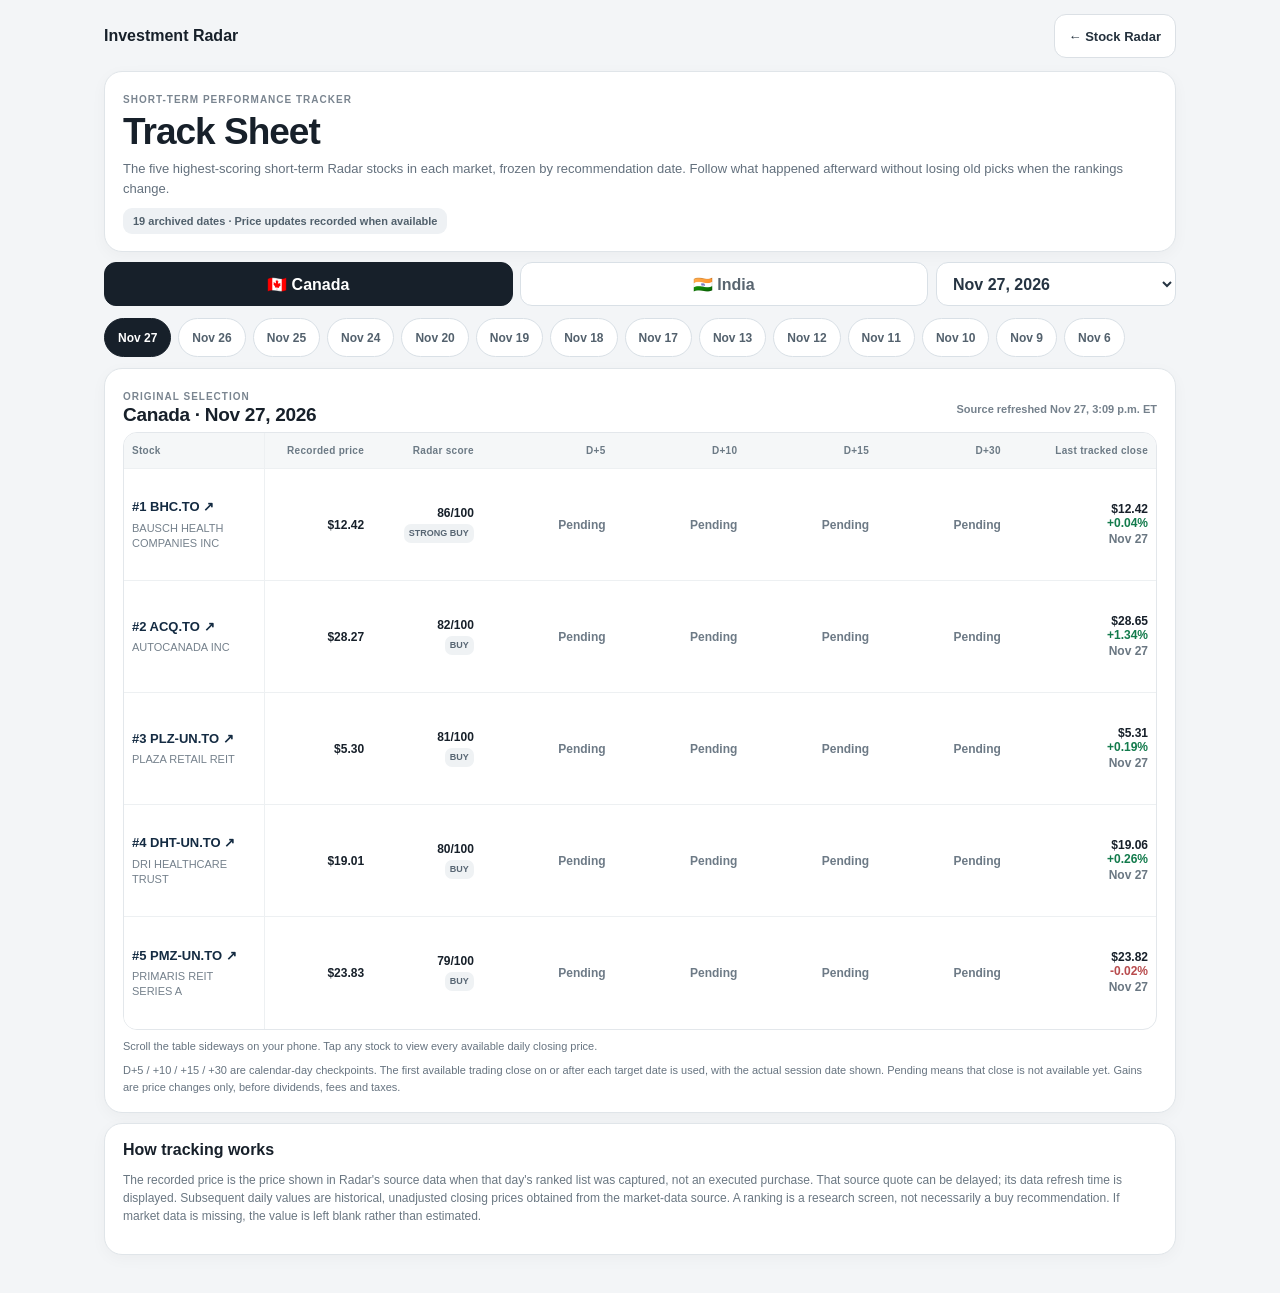
<file: track-sheet.html>
<!doctype html>
<html lang="en">
<head>
<meta charset="utf-8">
<meta name="viewport" content="width=device-width,initial-scale=1,viewport-fit=cover">
<meta name="theme-color" content="#f3f5f7">
<title>Track Sheet · Investment Radar</title>
<style>
*{box-sizing:border-box}
html{-webkit-text-size-adjust:100%}
body{margin:0;background:#f3f5f7;color:#17202a;font-family:-apple-system,BlinkMacSystemFont,"Segoe UI",Roboto,Arial,sans-serif;-webkit-font-smoothing:antialiased}
a,button,select{-webkit-tap-highlight-color:transparent;touch-action:manipulation}
button,select{font:inherit;min-height:44px}
button{cursor:pointer}
main{max-width:1100px;margin:auto;padding:14px 14px calc(28px + env(safe-area-inset-bottom))}
header{display:flex;justify-content:space-between;align-items:center;gap:12px;margin-bottom:13px}
.back{display:inline-flex;align-items:center;justify-content:center;border:1px solid #dbe0e5;background:#fff;border-radius:12px;padding:10px 14px;text-decoration:none;color:#24313d;font-weight:800;font-size:13px;min-height:44px}
.eyebrow{font-size:10px;letter-spacing:1px;text-transform:uppercase;font-weight:900;color:#7a8590}
h1{font-size:clamp(26px,5vw,37px);letter-spacing:-1px;margin:4px 0 6px}
h2{font-size:19px;margin:0 0 6px;letter-spacing:-.3px}
p{line-height:1.5}
.panel{border-radius:18px;border:1px solid #e0e5e9;background:#fff;padding:17px 18px;margin-bottom:10px;box-shadow:0 4px 16px rgba(20,30,40,.035)}
.muted{font-size:12px;color:#6a7782;line-height:1.5}
.intro p{color:#63707d;font-size:13px;margin:0}
.status{display:inline-block;border-radius:9px;background:#eef1f4;padding:7px 10px;color:#51606c;font-size:11px;font-weight:800;margin-top:10px}
.controls{display:flex;justify-content:space-between;gap:8px;flex-wrap:wrap;align-items:center;margin:9px 0}
.market-picker{display:flex;gap:7px;flex:1}
.market{background:#fff;border:1px solid #d9e0e6;color:#596570;border-radius:12px;padding:10px 16px;font-weight:850;flex:1}
.market.active{background:#17202a;border-color:#17202a;color:white}
.date-picker{width:100%;max-width:240px;border:1px solid #d9e0e6;border-radius:12px;padding:9px 12px;background:white;color:#263442;font-weight:700}
.date-scroll{display:flex;gap:7px;overflow-x:auto;scrollbar-width:none;padding:3px 0 9px;margin-bottom:2px}
.date-scroll::-webkit-scrollbar{display:none}
.date-tab{border:1px solid #d9e0e6;border-radius:999px;white-space:nowrap;background:#fff;padding:8px 13px;color:#53616d;font-size:12px;font-weight:800;min-height:39px}
.date-tab.active{background:#17202a;color:#fff;border-color:#17202a}
.headline{display:flex;gap:14px;justify-content:space-between;align-items:center}
.headline strong{font-size:21px}
.headline small{font-size:11px;color:#75818c;font-weight:800}
.grid-note{font-size:11px;color:#677480;margin:8px 0 0}
.table-wrap{overflow-x:auto;-webkit-overflow-scrolling:touch;border:1px solid #e3e7eb;border-radius:14px}
table{border-collapse:collapse;min-width:950px;width:100%;text-align:right;font-variant-numeric:tabular-nums}
th,td{padding:12px 10px;border-bottom:1px solid #edf0f2;white-space:nowrap}
th{background:#f5f7f8;color:#6c7a85;font-weight:850;font-size:10px;letter-spacing:.3px}
tr:last-child td{border-bottom:0}
th:first-child,td:first-child{text-align:left;position:sticky;left:0;background:#fff;z-index:1;border-right:1px solid #edf0f2}
th:first-child{background:#f5f7f8;z-index:2}
td{font-size:12px;font-weight:750}
.stockname{font-size:11px;font-weight:500;color:#75818c;display:block;margin-top:3px;max-width:180px;overflow:hidden;text-overflow:ellipsis}
.ticker{font-size:14px;font-weight:900}
.row-button{border:0;background:none;color:#142b42;min-height:36px;padding:0;text-align:left}
.up{color:#137b4c}.down{color:#b84b4d}.flat{color:#62707c}
.tag{font-size:10px;font-weight:850;padding:4px 7px;border-radius:7px;background:#eff2f4;color:#586673;display:inline-block;margin-top:4px}
.pick{color:#6d7a86}
.detail{display:none}.detail.visible{display:block}
.detail-head{display:flex;justify-content:space-between;gap:12px;align-items:start}
.close{background:#eef1f4;border:0;border-radius:10px;padding:9px 11px;font-size:12px;font-weight:850}
.summary{display:grid;grid-template-columns:repeat(4,minmax(0,1fr));gap:7px;margin:12px 0}
.metric{background:#f5f7f8;border-radius:11px;padding:10px}
.metric small{display:block;font-size:10px;color:#7a8590;font-weight:800}
.metric b{display:block;font-size:16px;margin-top:5px;overflow-wrap:anywhere}
.chart{width:100%;margin:9px 0;min-height:100px}
.chart svg{width:100%;height:auto;display:block}
.daily{max-height:360px;overflow:auto;border:1px solid #edf0f2;border-radius:10px}
.daily table{min-width:0}
.daily th:first-child,.daily td:first-child{position:static}
.daily th,.daily td{padding:9px;font-size:12px}
.loading{padding:18px;text-align:center;color:#697681}
/* Track Sheet: compact sticky stock column with prices immediately visible. */
#results table{table-layout:fixed;min-width:940px}
#results th,#results td{box-sizing:border-box;vertical-align:middle;padding:12px 8px}
#results th:nth-child(1),#results td:nth-child(1){width:128px;min-width:128px;max-width:128px}
#results th:nth-child(2),#results td:nth-child(2){width:98px}
#results th:nth-child(3),#results td:nth-child(3){width:100px}
#results th:nth-child(n+4):nth-child(-n+7),#results td:nth-child(n+4):nth-child(-n+7){width:120px}
#results th:nth-child(8),#results td:nth-child(8){width:134px}
#results tbody tr{height:112px}
#results .row-button{width:100%;display:block;white-space:normal;line-height:1.35}
#results .ticker{display:block;font-size:13px;line-height:1.35;overflow-wrap:anywhere}
#results .stockname{display:block;white-space:normal;overflow-wrap:anywhere;max-width:none;line-height:1.35;margin-top:5px;font-size:11px}
#results .tag{max-width:100%;white-space:normal;text-align:center;line-height:1.25;font-size:9px;padding:4px 5px}
#results td>strong{font-size:12px}
@media(max-width:650px){
main{padding:12px max(11px,env(safe-area-inset-right)) calc(30px + env(safe-area-inset-bottom)) max(11px,env(safe-area-inset-left))}
.panel{padding:14px 12px;border-radius:15px}
header{gap:7px}
header .back{font-size:12px;padding:9px}
.controls{display:block}
.date-picker{max-width:none;margin:9px 0 0;font-size:16px}
.market{padding:9px 8px;font-size:13px}
.summary{grid-template-columns:repeat(2,1fr)}
h1{font-size:27px}
}
</style>
</head>
<body>
<main>
<header><strong>Investment Radar</strong><a class="back" href="index.html">← Stock Radar</a></header>
<section class="panel intro">
  <span class="eyebrow">Short-term performance tracker</span>
  <h1>Track Sheet</h1>
  <p>The five highest-scoring short-term Radar stocks in each market, frozen by recommendation date. Follow what happened afterward without losing old picks when the rankings change.</p>
  <span class="status" id="status">Loading tracking data…</span>
</section>
<div class="controls">
  <div class="market-picker" aria-label="Market">
    <button class="market active" data-market="Canada">🇨🇦 Canada</button>
    <button class="market" data-market="India">🇮🇳 India</button>
  </div>
  <select class="date-picker" id="datePicker" aria-label="Choose recommendation date"></select>
</div>
<nav id="dateTabs" class="date-scroll" aria-label="Recent recommendation dates"></nav>
<section class="panel">
  <div class="headline"><div><span class="eyebrow">Original selection</span><h2 id="snapshotTitle">Top 5</h2></div><small id="sourceTime"></small></div>
  <div id="results" class="loading">Loading history…</div>
  <p class="grid-note">D+5 / +10 / +15 / +30 are calendar-day checkpoints. The first available trading close on or after each target date is used, with the actual session date shown. Pending means that close is not available yet. Gains are price changes only, before dividends, fees and taxes.</p>
</section>
<section class="panel detail" id="detail"></section>
<section class="panel"><strong>How tracking works</strong>
  <p class="muted">The recorded price is the price shown in Radar's source data when that day's ranked list was captured, not an executed purchase. That source quote can be delayed; its data refresh time is displayed. Subsequent daily values are historical, unadjusted closing prices obtained from the market-data source. A ranking is a research screen, not necessarily a buy recommendation. If market data is missing, the value is left blank rather than estimated.</p>
</section>
</main>
<script src="track-sheet.js?v=2.0.1"></script>
</body>
</html>
</file>
<file: moves-radar.css>
:root{--text:#17202a;--muted:#6c7782;--soft:#8b95a0;--blue:#4b7298;--green:#4b8c67;--shadow-soft:0 3px 12px rgba(20,30,40,.035)}
*{box-sizing:border-box;-webkit-tap-highlight-color:transparent}
body{margin:0;min-height:100vh;color:var(--text);background:#f3f5f7;font-family:-apple-system,BlinkMacSystemFont,"Segoe UI",Roboto,Helvetica,Arial,sans-serif;-webkit-font-smoothing:antialiased}
button,input,select{font:inherit}button{cursor:pointer}a{color:#496c90}
main{max-width:1000px;margin:auto;padding:14px max(11px,env(safe-area-inset-left)) calc(34px + env(safe-area-inset-bottom)) max(11px,env(safe-area-inset-right))}
.radar-top{display:flex;justify-content:space-between;align-items:center;gap:10px;margin-bottom:12px}
.radar-name{font-weight:900;font-size:13px;letter-spacing:-.2px}
.radar-back{border:1px solid #dbe0e5;background:#fff;border-radius:12px;padding:11px 12px;text-decoration:none;color:#24313d;font-weight:800;font-size:12px;white-space:nowrap;min-height:44px;display:inline-flex;align-items:center}
.radar-hero{background:#fff;border:1px solid #e1e5e9;border-radius:18px;padding:17px 18px;box-shadow:var(--shadow-soft)}
.radar-hero h1{font-size:clamp(25px,5vw,37px);letter-spacing:-.8px;margin:2px 0 6px;font-weight:850}
.radar-hero p{font-size:12px;color:#65717d;line-height:1.45;margin:0}
.radar-hero .eyebrow{font-weight:850;letter-spacing:.12em;font-size:10px;color:#7d8790}
.radar-hero-actions{display:flex;justify-content:space-between;align-items:center;gap:8px;margin-top:12px}
.radar-hero-actions a{font-size:11px;text-decoration:none;font-weight:800;color:#456c91}
.radar-hero-actions button{font-size:11px;border:1px solid #dce2e7;background:#f5f7f8;border-radius:10px;color:#40505e;padding:8px 12px;font-weight:800;min-height:37px}
.news-section{margin:12px 0 20px}
.card{position:relative;overflow:hidden;margin:8px 0;padding:15px 15px 14px 17px;background:#fff;border:1px solid #e1e5e9;border-radius:16px;box-shadow:var(--shadow-soft)}
.accent-dot{position:absolute;left:0;top:13px;bottom:13px;width:3px;background:var(--green)}
.card-title{margin:0;font-size:17px;line-height:1.27;font-weight:850;letter-spacing:-.2px}
.ticker{color:#87929e;font-size:11px;font-weight:780}
.move-investor{margin:6px 0 11px;color:var(--muted);font-size:12px;font-weight:650}
.move-date{color:#87929e;font-size:9px;font-weight:720}
.move-grid{display:grid;grid-template-columns:repeat(3,minmax(0,1fr));gap:5px}
.move-grid>div{min-width:0;background:#f5f7f8;border-radius:10px;padding:9px 7px}
.move-grid small{display:block;font-size:8px;font-weight:800;color:#8995a0;line-height:1.3}
.move-grid strong{display:block;margin-top:4px;font-size:11px;line-height:1.3;overflow-wrap:anywhere;color:#43505b}
.moves-filters{display:grid;grid-template-columns:repeat(2,minmax(0,1fr));gap:8px}
.moves-filter{display:flex;flex-direction:column;gap:5px;min-width:0;color:#6c7782;font-size:11px;font-weight:760}
.moves-filter select{min-width:0;width:100%;min-height:43px;padding:9px 8px;background:#fff;border:1px solid #dbe0e5;border-radius:11px;color:#25313d;font-size:12px}
.move-mode.active{background:#17202a;color:#fff;border-color:#17202a}
.moves-subtab.active{background:#fff;color:#17202a}
.move-market.active{background:#e7eef5;color:#315c7d}
.moves-v3 .moves-source-policy{background:#eef1f4;color:#596570}
.move-role{color:#75818c}.move-source-v2{color:#87929e}.move-source-v2 a{color:#426c92}
.moves-intro span{color:#76818c}.moves-v3-top{background:#e8edf1}
.moves-track-detail,.moves-lead{background:#fff;border-color:#dfe5ea}
.moves-alert-card{background:#eff8f1}.moves-v3 .move-grid-v2 strong{white-space:normal}
@media(max-width:700px){input,select{font-size:16px!important}.radar-hero{padding:14px}.radar-hero h1{font-size:26px}}
</file>
<file: moves-v2.css>
.moves-v2{margin-top:12px}.move-mode-strip,.move-market-strip{display:flex;gap:6px;overflow-x:auto;scrollbar-width:none}.move-mode-strip::-webkit-scrollbar,.move-market-strip::-webkit-scrollbar{display:none}.move-mode{flex:none;border:1px solid rgba(28,26,23,.08);border-radius:999px;background:rgba(255,255,255,.52);color:#767069;padding:9px 12px;font-size:10px;font-weight:760}.move-mode.active{background:#24211e;color:#f7f4ee;border-color:#24211e}.move-market-strip{margin-top:8px}.move-market{flex:none;border:0;border-radius:999px;background:transparent;color:#918a82;padding:6px 9px;font-size:9px;font-weight:720}.move-market.active{background:rgba(95,131,173,.1);color:#5f83ad}.moves-intro{display:flex;align-items:flex-end;justify-content:space-between;gap:12px;margin:11px 3px 12px}.moves-intro strong{font-size:12px}.moves-intro span{max-width:60%;color:#99938b;font-size:9px;line-height:1.35;text-align:right}.move-card-v2{padding:15px 15px 14px 17px}.move-card-v2.move-buy .accent-dot{background:#5c8c73}.move-card-v2.move-sell .accent-dot{background:#b56d67}.move-v2-top{display:flex;align-items:center;justify-content:space-between;gap:8px;margin-bottom:7px}.move-v2-badges{display:flex;align-items:center;gap:5px}.move-strength,.move-score{display:inline-flex;align-items:center;border-radius:999px;padding:4px 7px;font-size:8px;font-weight:820}.move-strength.exceptional{background:rgba(92,140,115,.15);color:#47755d}.move-strength.strong{background:rgba(95,131,173,.12);color:#557ca8}.move-strength.watch{background:rgba(213,138,67,.1);color:#9f6936}.move-strength.low{background:rgba(0,0,0,.04);color:#8b857d}.move-score{background:rgba(0,0,0,.035);color:#7f7972}.move-role{margin:-5px 0 10px;color:#989188;font-size:9px;line-height:1.35}.move-grid-v2{grid-template-columns:1fr 1fr 1fr}.move-pattern{display:flex;align-items:center;justify-content:space-between;gap:8px;margin-top:9px}.move-pattern span{color:#5f5a54;font-size:10px;font-weight:760}.move-pattern b{color:#8c857d;font-size:8px;font-weight:700}.move-why{margin-top:10px;padding:9px 10px;border-radius:12px;background:rgba(0,0,0,.025)}.move-why small{display:block;color:#999189;font-size:7px;font-weight:850;letter-spacing:.09em}.move-why p{margin:4px 0 0;color:#6f6962;font-size:10px;line-height:1.45}.move-source-v2{display:flex;align-items:center;justify-content:space-between;gap:10px;margin-top:10px;padding-top:9px;border-top:1px solid rgba(28,26,23,.05);color:#aaa39a;font-size:8px}.move-source-v2 a{flex:none;color:#5f83ad;text-decoration:none;font-weight:780}.moves-source-policy{margin:14px 3px 0;padding:11px 12px;border-radius:14px;background:rgba(255,255,255,.38);color:#837d75}.moves-source-policy b{display:block;font-size:9px}.moves-source-policy p{margin:4px 0 0;font-size:9px;line-height:1.45}@media(max-width:430px){.moves-intro{display:block}.moves-intro span{display:block;max-width:none;margin-top:4px;text-align:left}.move-card-v2 .card-title{font-size:17px}.move-grid-v2 strong{font-size:10px}}
</file>
<file: moves-v3.css>
.moves-v3{margin-top:11px}.moves-v3-top{display:flex;gap:6px;border-radius:14px;background:rgba(28,26,23,.045);padding:4px;margin:0 0 12px}.moves-subtab{flex:1;border:0;border-radius:11px;color:#7b766f;background:transparent;padding:10px 8px;font-size:11px;font-weight:760}.moves-subtab.active{background:#fff;box-shadow:0 1px 5px rgba(0,0,0,.05);color:#282521}.moves-subtab span{padding:2px 6px;border-radius:10px;background:rgba(0,0,0,.06);font-size:9px}.moves-new-alert{display:flex;align-items:center;justify-content:space-between;gap:8px;border:1px solid rgba(77,136,104,.2);background:rgba(77,136,104,.07);padding:12px;border-radius:13px;margin-bottom:12px;font-size:11px;color:#396e52}.moves-new-alert button{flex:none;background:transparent;border:0;color:inherit;text-decoration:underline;font-size:10px;font-weight:750}.moves-date-picker,.moves-track-select{display:flex;flex-direction:column;gap:6px;margin:12px 0}.moves-date-picker span,.moves-track-select span{font-size:10px;font-weight:760;color:#797168}.moves-date-picker select,.moves-track-select select{width:100%;min-height:42px;border:1px solid rgba(38,35,30,.08);background:rgba(255,255,255,.75);border-radius:12px;padding:9px;color:#39342e;font-size:12px;font-weight:730;max-width:100%}.moves-alert-list{margin:16px 0 18px}.moves-alert-list h3,.moves-canada-section h3,.moves-track-sheet h3{font-size:14px;color:#272622;margin:6px 2px 10px;font-weight:810}.moves-alert-card{border:1px solid rgba(89,141,109,.22);background:rgba(238,247,240,.7);border-radius:16px;margin:8px 0;padding:15px;overflow:hidden}.moves-alert-top{display:flex;justify-content:space-between;gap:8px;font-size:9px;font-weight:800;letter-spacing:.04em;color:#4c7c61}.moves-alert-card h3{font-size:17px;margin:12px 0 4px;overflow-wrap:anywhere}.moves-alert-card h3 small{font-size:10px;color:#888078}.moves-alert-card p{font-size:11px;color:#635e58;line-height:1.45;margin:5px 0}.moves-alert-buyers{color:#847d75;font-size:9px;line-height:1.45;margin:8px 0 10px}.moves-track-btn{border:0;border-radius:10px;background:#304b3b;color:#fff;padding:10px 12px;font-size:10px;font-weight:800;min-height:38px}.moves-v3 .moves-intro{align-items:center}.moves-v3 .moves-intro span{max-width:63%}.moves-v3 .moves-filters{margin:13px 0 9px}.moves-v3 .moves-filter{min-width:0}.moves-v3 .move-grid-v2 strong{overflow-wrap:anywhere;word-break:normal}.moves-v3 .move-source-v2{align-items:flex-start}.moves-v3 .move-source-v2 span{max-width:75%;line-height:1.45}.moves-small{display:block;font-size:8px;color:#8e867d}.moves-empty{font-size:11px;color:#807a73;line-height:1.5;padding:14px;background:rgba(255,255,255,.35);border-radius:12px}.moves-canada-section{border-top:1px solid rgba(28,25,21,.11);margin-top:22px;padding-top:13px}.moves-canada-section h3{display:flex;justify-content:space-between;gap:8px;align-items:center}.moves-canada-section h3 span{font-size:10px;color:#807b71;font-weight:680}.moves-description{font-size:10px;color:#746e67;line-height:1.55;margin:7px 2px 12px}.moves-lead{border:1px solid rgba(0,0,0,.055);background:rgba(255,255,255,.43);border-radius:12px;padding:11px 12px;margin:7px 0}.moves-lead-label{display:inline-block;font-size:9px;color:#936d3b;font-weight:800}.moves-lead p{font-size:11px;line-height:1.45;font-weight:650;margin:6px 0;overflow-wrap:anywhere}.moves-lead a,.moves-archive a{font-size:10px;color:#4e7299;text-decoration:none}.moves-archive{margin-top:12px}.moves-archive summary{font-size:11px;color:#4e7299;font-weight:800;cursor:pointer;padding:8px 2px}.moves-archive-row{padding:10px 0;border-top:1px solid rgba(0,0,0,.055);display:flex;flex-direction:column;gap:4px;font-size:10px}.moves-archive-row span{line-height:1.4;color:#817a71}.moves-track-sheet{padding-top:4px}.moves-track-detail{border:1px solid rgba(28,26,23,.07);background:rgba(255,255,255,.65);border-radius:16px;padding:12px;margin-top:12px}.moves-detail-heading{display:flex;align-items:center;justify-content:space-between;gap:8px}.moves-detail-heading h3{margin:3px 0;font-size:16px;overflow-wrap:anywhere}.moves-detail-heading h3 small{font-size:10px;color:#817a72}.moves-detail-heading>span{flex:none;color:#746e68;font-size:10px}.moves-track-stats{display:grid;grid-template-columns:repeat(3,minmax(0,1fr));gap:5px;margin:14px 0}.moves-track-stats>div{background:rgba(0,0,0,.025);border-radius:9px;padding:9px 5px;min-width:0}.moves-track-stats small{display:block;font-size:8px;color:#89837b;line-height:1.35;margin-bottom:6px}.moves-track-stats b{font-size:12px;overflow-wrap:anywhere}.moves-table-wrap{overflow-x:auto;width:100%;-webkit-overflow-scrolling:touch}.moves-price-table{border-collapse:collapse;min-width:305px;width:100%;text-align:left;font-size:10px;font-variant-numeric:tabular-nums}.moves-price-table th{white-space:nowrap;padding:10px 6px;border-bottom:1px solid rgba(0,0,0,.12);color:#847e76;font-size:9px}.moves-price-table td{white-space:nowrap;padding:11px 6px;border-bottom:1px solid rgba(0,0,0,.055);color:#34312e}.moves-track-detail h4{font-size:12px;margin:19px 0 6px}.moves-up{color:#3a8057;font-weight:800}.moves-down{color:#b2544e;font-weight:800}.moves-flat{color:#918980}.moves-quote-source{font-size:9px;color:#918a81;line-height:1.55;margin:11px 1px 4px}.moves-v3 .moves-source-policy{font-size:9px;line-height:1.5;padding:12px;margin-top:16px;color:#7d766d}@media(max-width:430px){.moves-v3 .moves-alert-top{font-size:8px}.moves-track-detail{padding:9px}.moves-price-table{font-size:9px}.moves-track-stats b{font-size:11px}.moves-v3 .moves-filter select{font-size:10px}}
</file>
